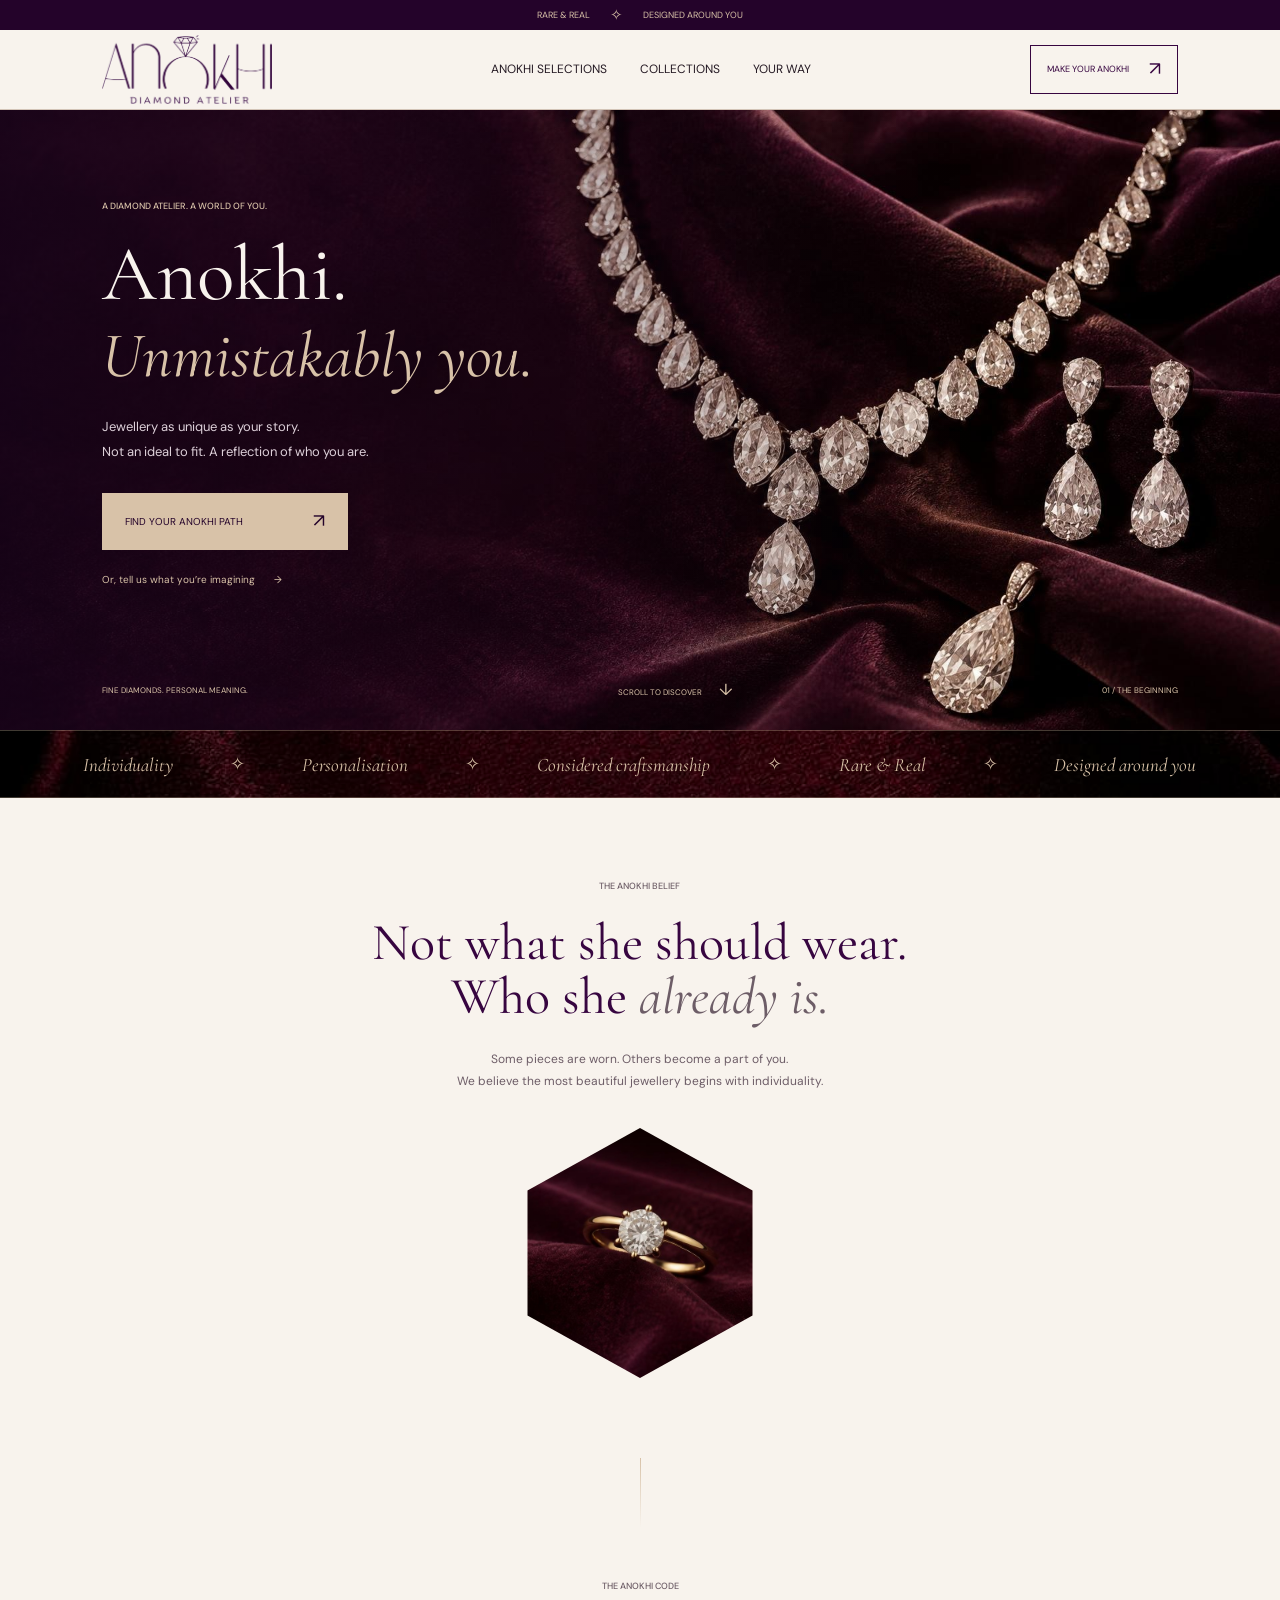
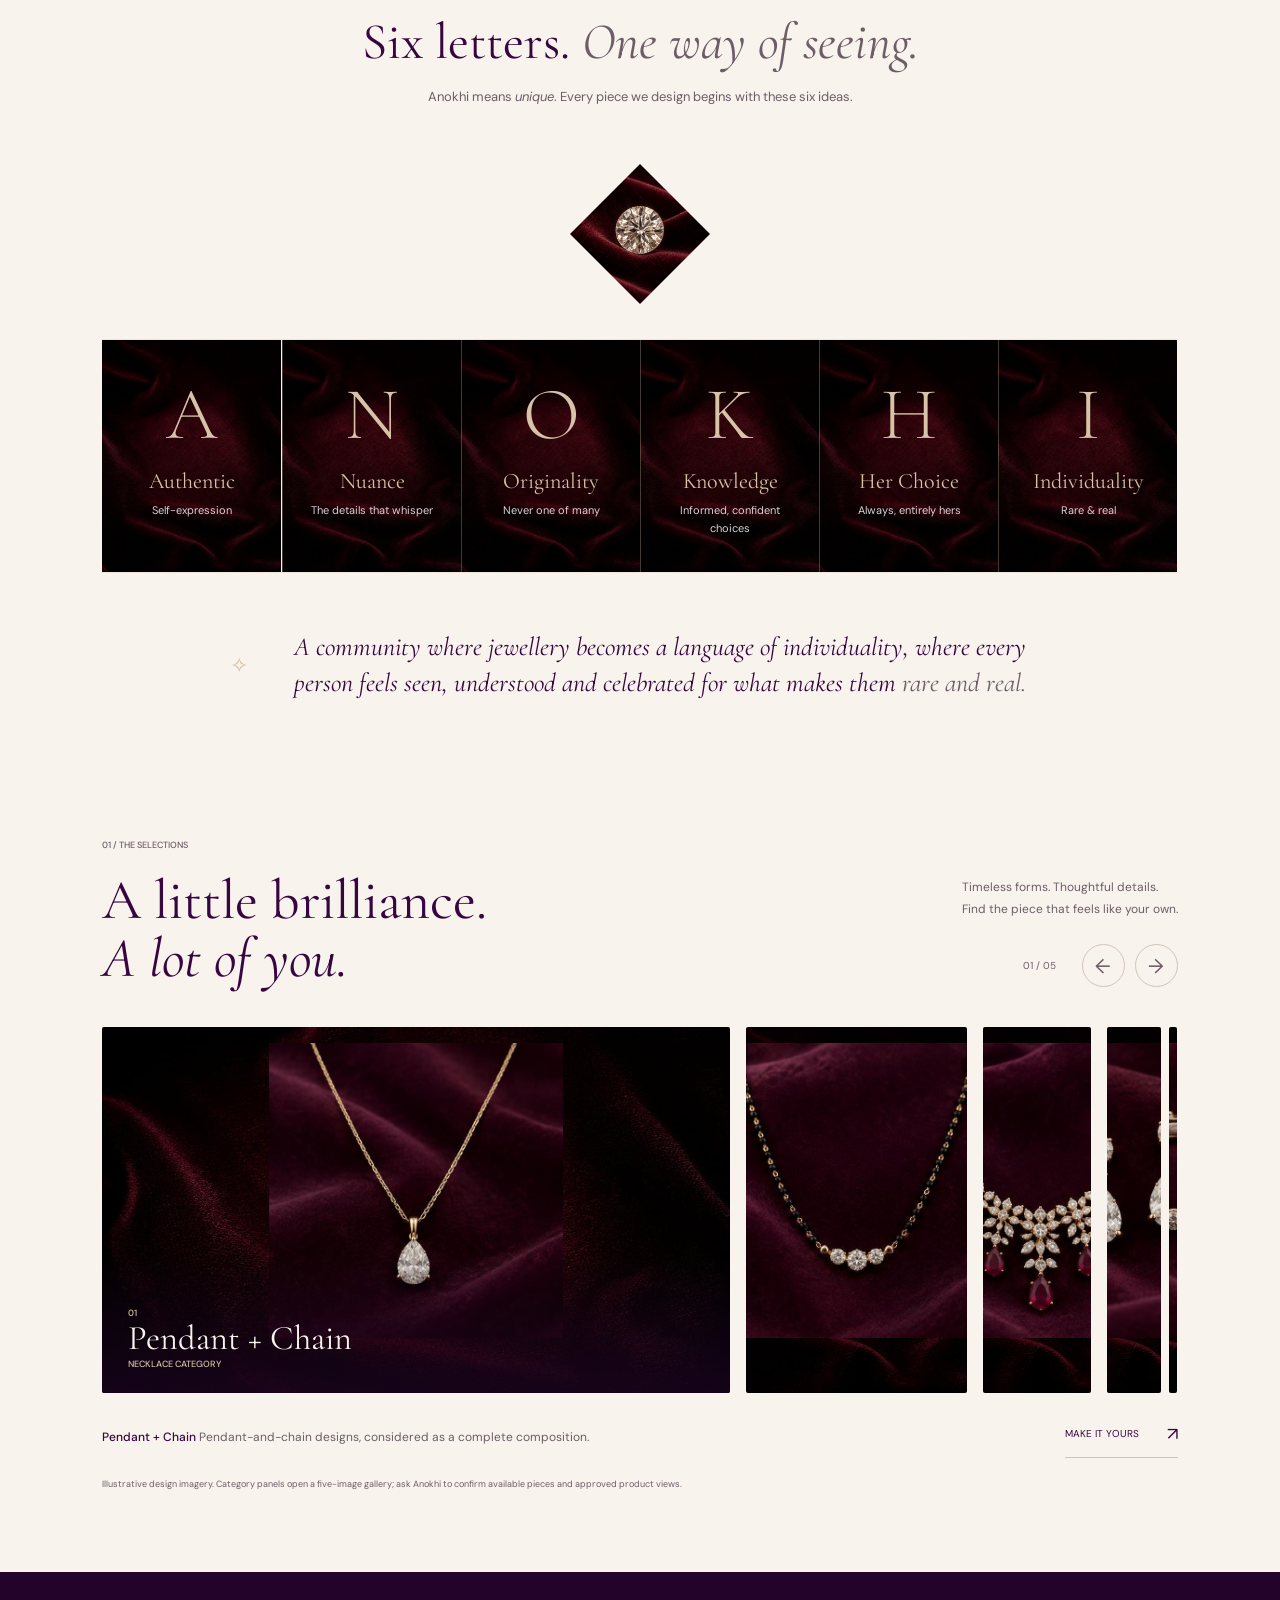
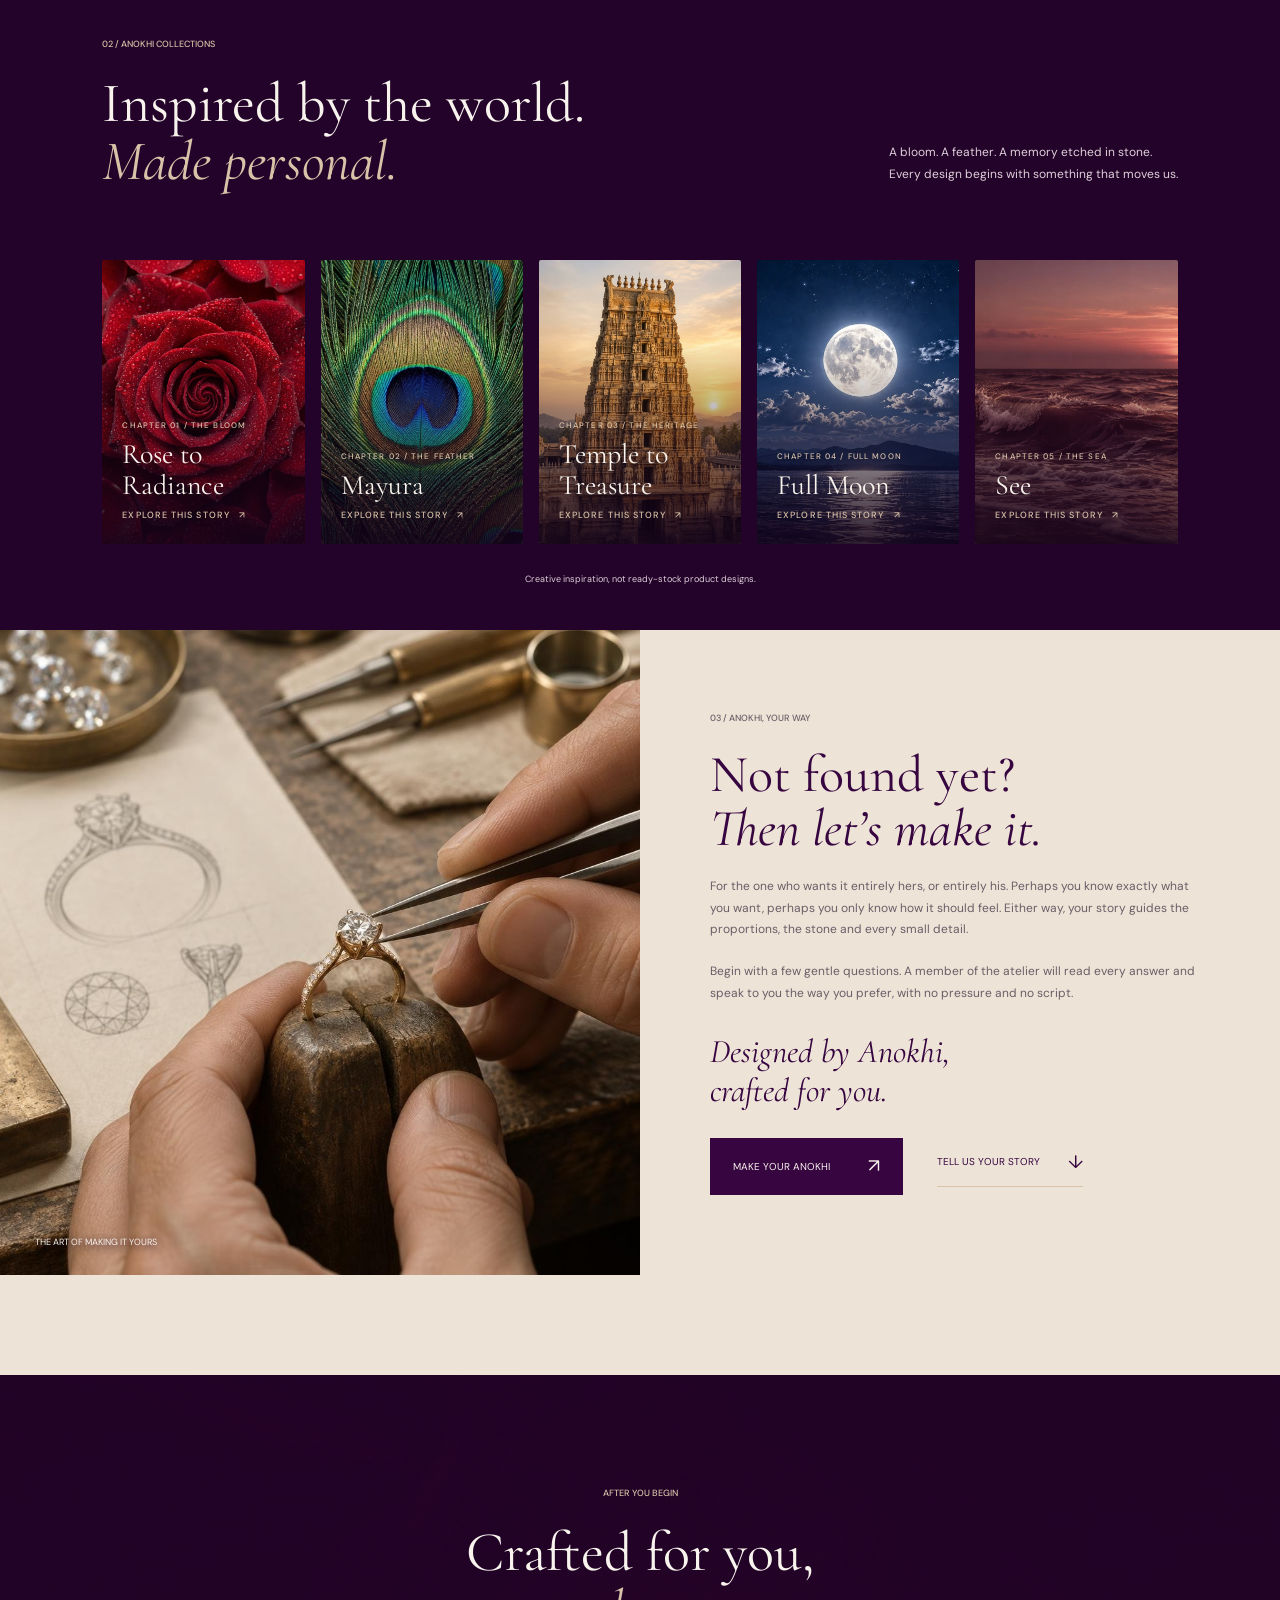
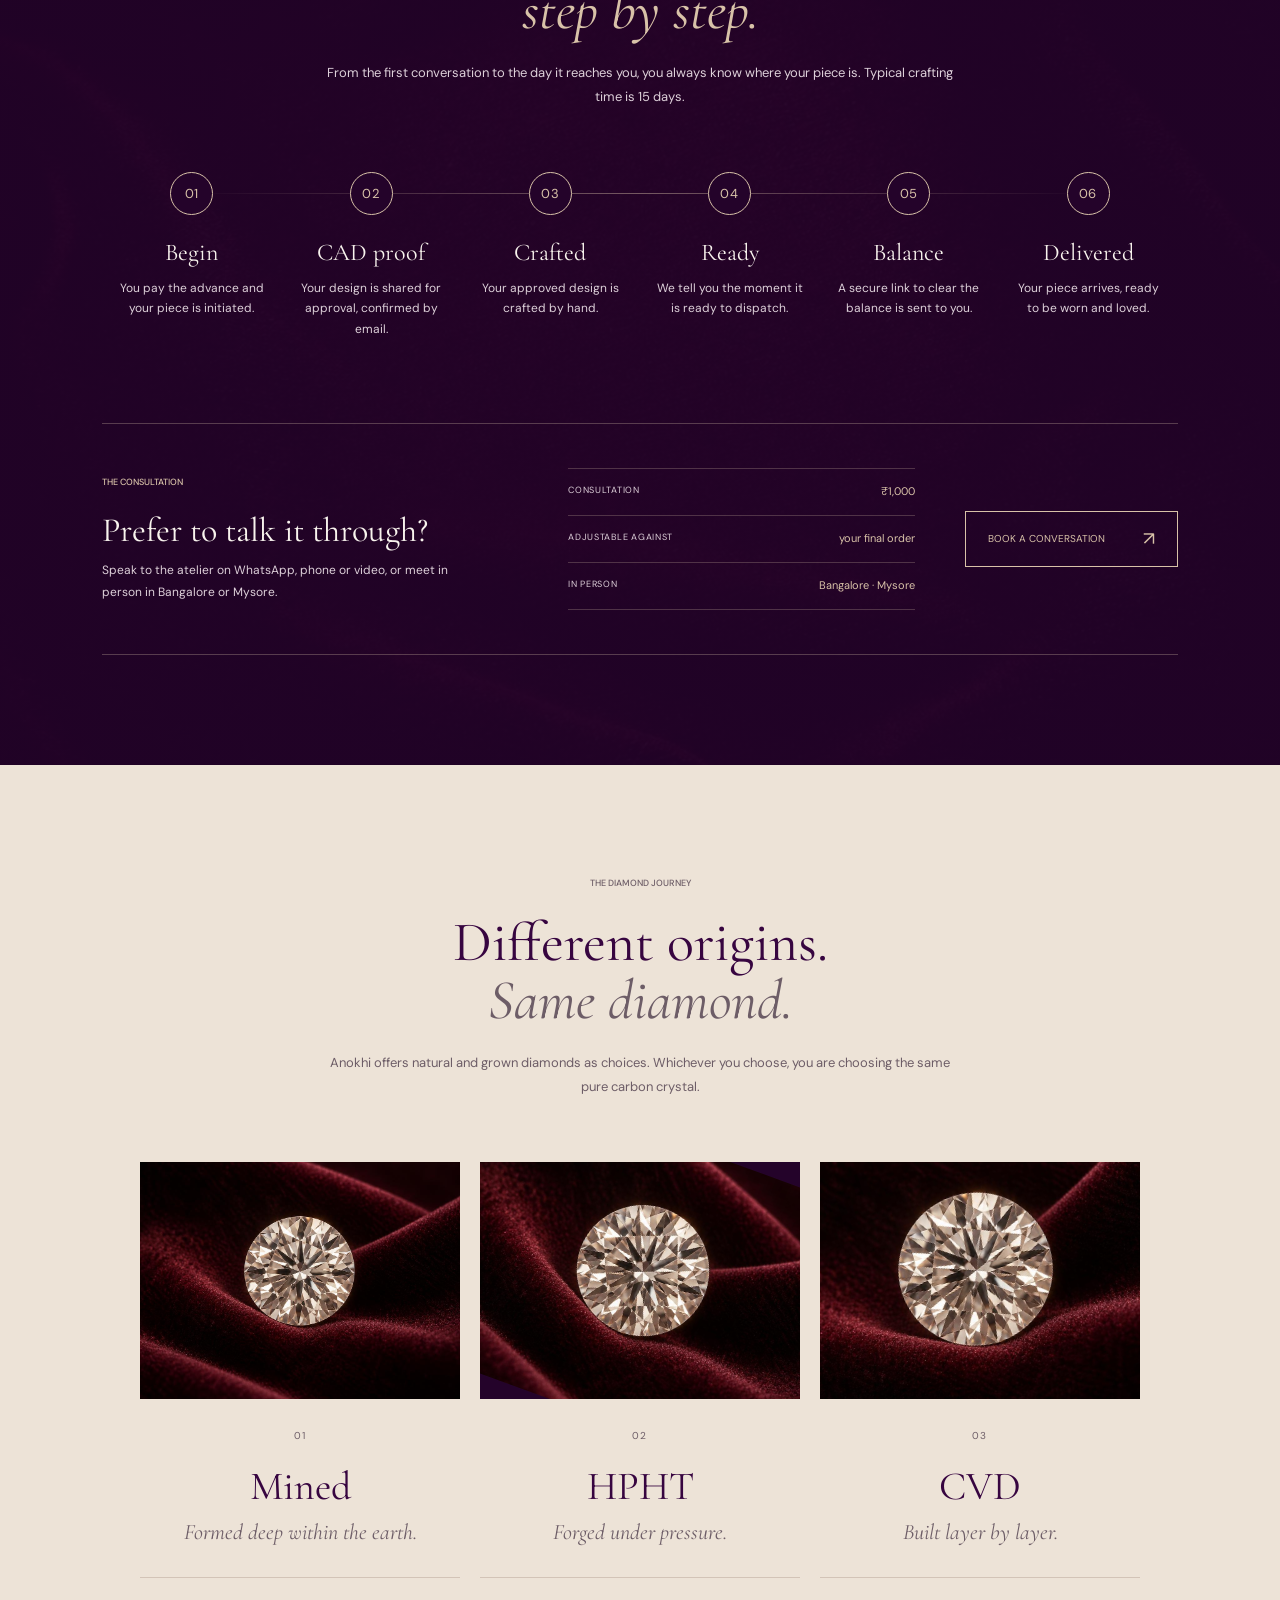
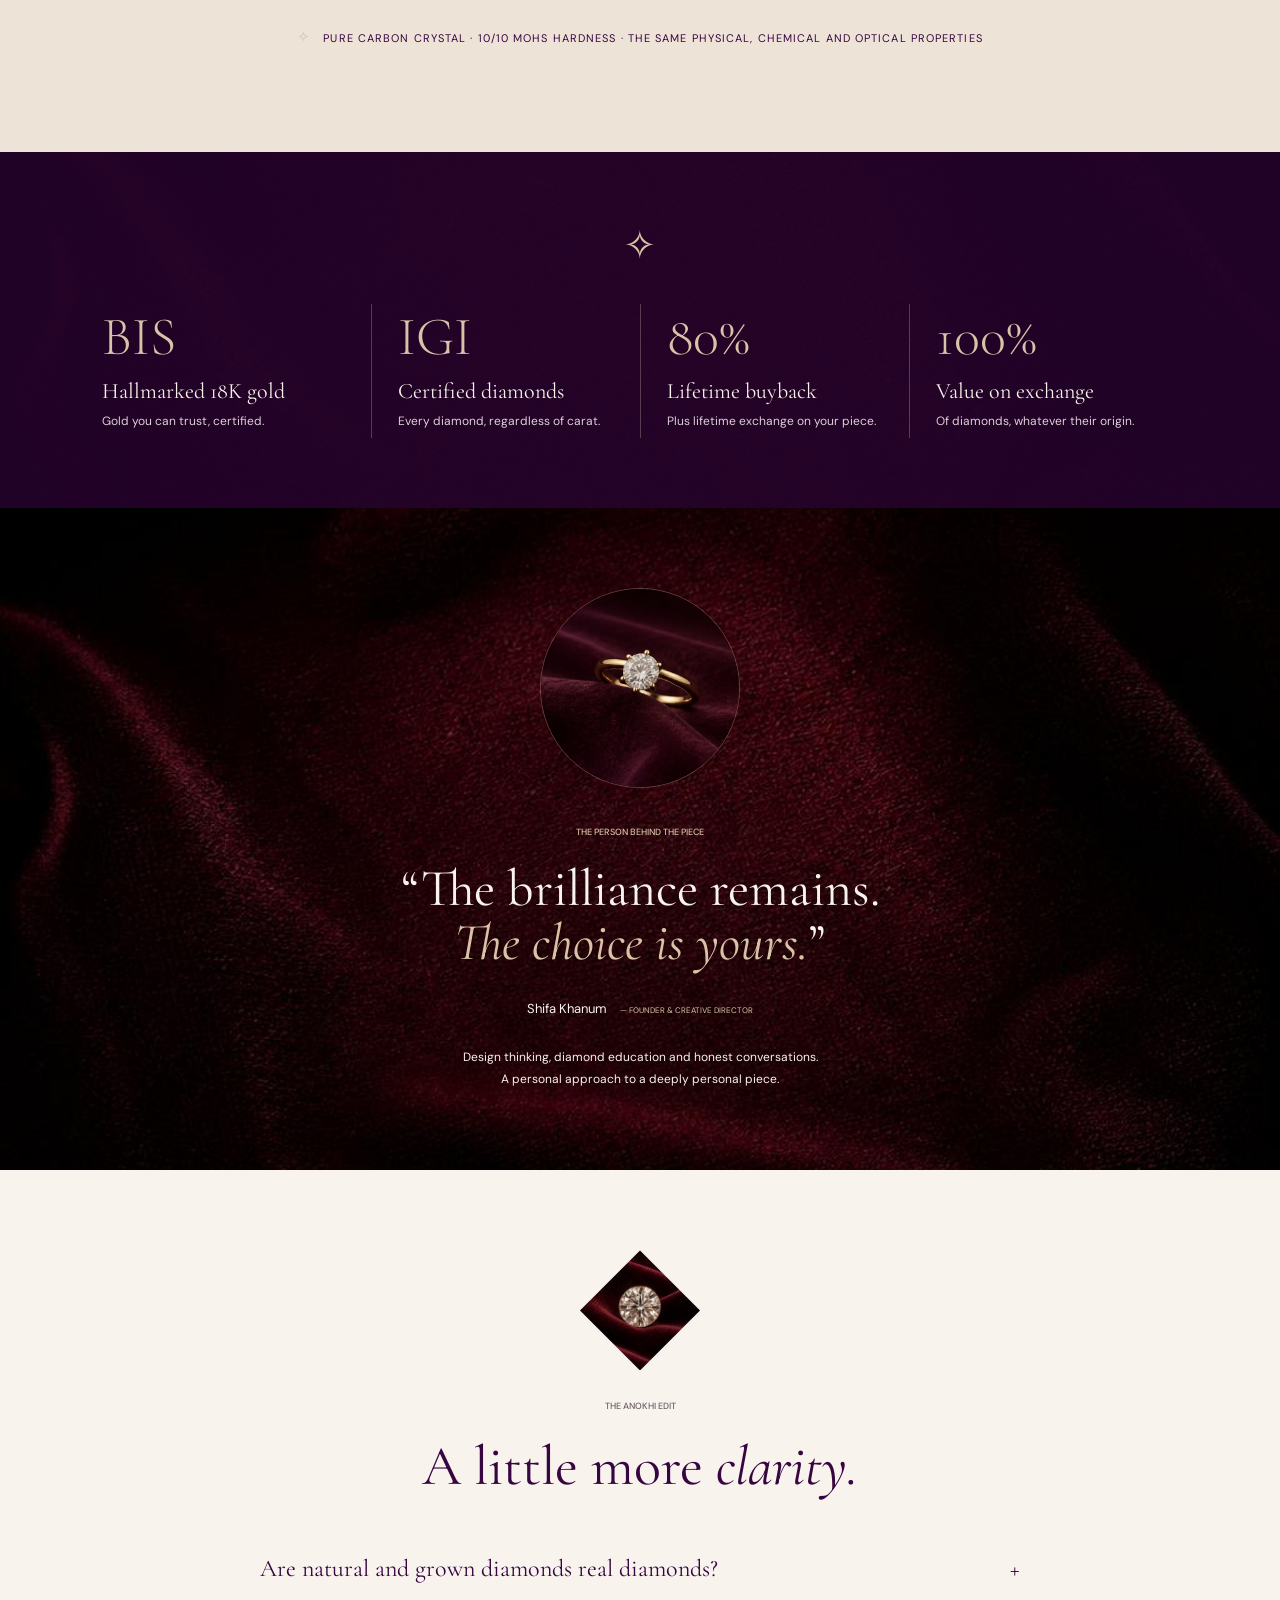
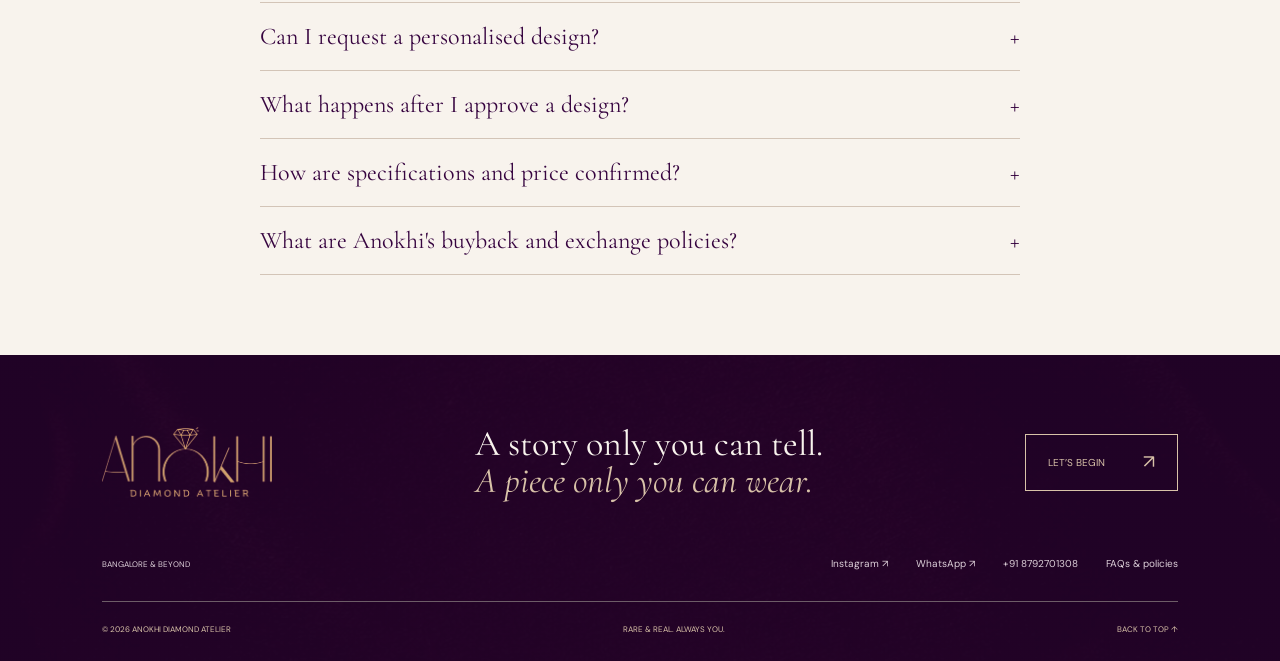
<file: index.html>
<!DOCTYPE html>
<html lang="en">
<head>
  <meta charset="utf-8"/>
  <meta content="width=device-width,initial-scale=1" name="viewport"/>
  <title>Anokhi Diamond Atelier | Bespoke Diamond Jewellery in Bangalore</title>
  <meta name="description" content="Explore personalised diamond jewellery, bespoke designs and custom engagement rings in Bangalore and beyond. Discover Anokhi Selections, story-led collections or make your Anokhi."/>
  <meta property="og:title" content="Jewellery as unique as your story | Anokhi Diamond Atelier"/>
  <meta property="og:description" content="A design-led diamond atelier for personal stories, thoughtful choices and jewellery crafted for you."/>
  <meta property="og:type" content="website"/>
  <meta name="twitter:card" content="summary_large_image"/>
  <meta name="theme-color" content="#24032a"/>
  <link rel="preconnect" href="https://fonts.googleapis.com"/>
  <link rel="preconnect" href="https://fonts.gstatic.com" crossorigin/>
  <link href="https://fonts.googleapis.com/css2?family=Cormorant+Garamond:ital,wght@0,400;0,500;0,600;1,400;1,500&amp;family=DM+Sans:wght@400;500;600&amp;display=swap" rel="stylesheet"/>
  <link href="assets/favicon.svg" rel="icon" type="image/svg+xml"/>
  <link href="styles.css" rel="stylesheet"/>
  <link href="squeeze-carousel.css" rel="stylesheet"/>
  <link href="journey.css" rel="stylesheet"/>
  <link href="simple-cards.css" rel="stylesheet"/>
  <link href="line-reveal.css" rel="stylesheet"/>
  <link href="home-extras.css" rel="stylesheet"/>
  <link href="premium-details.css" rel="stylesheet"/>
  <style>
    @media(max-width:700px){.enquiry-form .form-row{grid-template-columns:1fr}}
    .panel-title{white-space:normal;max-width:calc(100% - 48px);line-height:1.02}
    .selection-detail{min-height:70vh}
    .selection-detail h1{font:400 clamp(42px,6vw,72px)/1 var(--display);color:var(--plum);margin:22px 0}
    .selection-detail-copy{color:var(--muted);max-width:700px;margin-bottom:35px}
    .selection-gallery{display:flex;height:430px;gap:14px;overflow:hidden}
    .selection-gallery figure{display:flex;flex-direction:column;flex:1;min-width:0;margin:0;overflow:hidden;background:var(--beige);transition:flex .8s var(--ease)}
    .selection-gallery figure.active{flex:1.8}
    .selection-gallery-item{position:relative;display:block;flex:1;min-height:0;width:100%;height:100%;padding:0;border:0;background:var(--deep);text-align:left;overflow:hidden}
    .selection-gallery-item img{display:block;width:100%;height:100%;object-fit:cover;background:var(--deep);transition:transform 1s var(--ease)}
    .selection-gallery-item:hover img{transform:scale(1.045)}
    .selection-gallery figcaption{padding:10px 12px;color:var(--muted);font-size:9px;line-height:1.4;background:var(--beige)}
    .selection-detail .image-note{max-width:800px;margin:24px 0}
    .category-detail-actions{display:flex;gap:18px;align-items:center;flex-wrap:wrap;margin-top:28px}
    .story-image.far-next{transform:translate(42%,7%) rotate(18deg) scale(.72);z-index:1;opacity:.35}
    .story-image.far-previous{transform:translate(-42%,7%) rotate(-18deg) scale(.72);z-index:1;opacity:.35}
    .selection-detail-view .announcement,.selection-detail-view .header nav,.selection-detail-view .header .nav-cta,.selection-detail-view .header .menu-button,.selection-detail-view .footer{display:none!important}
    .selection-detail-view #main>:not(#selection-detail){display:none!important}
    .selection-detail-view .header{position:relative}
    @media(max-width:1000px){.selection-gallery{height:350px;gap:10px}}
    @media(max-width:700px){.selection-gallery{height:370px;gap:7px}.selection-gallery figure.active{flex:4}.selection-gallery figure:not(.active) figcaption{display:none}.selection-gallery figcaption{padding:8px;font-size:8px}.jewel-panel:not(.active) .panel-title{font-size:12px;white-space:nowrap;max-width:none}.story-image.far-next{transform:translate(43%,5%) rotate(16deg) scale(.68)}.story-image.far-previous{transform:translate(-43%,5%) rotate(-16deg) scale(.68)}}
  </style>
  <script defer src="script.js"></script>
  <script defer src="line-reveal.js"></script>
  <script type="application/ld+json">
    {
      "@context": "https://schema.org",
      "@type": "JewelryStore",
      "name": "Anokhi Diamond Atelier",
      "description": "Personalised diamond jewellery, bespoke design and thoughtful craftsmanship.",
      "areaServed": ["Bangalore", "India"],
      "telephone": "+91 8792701308",
      "sameAs": ["https://instagram.com/anokhi_diamond_atelier"]
    }
  </script>
<script>document.documentElement.classList.add('js')</script></head>
<body>
  <a class="skip-link" href="#main">Skip to content</a>
  <div class="announcement">RARE &amp; REAL <span>✧</span> DESIGNED AROUND YOU</div>
  <header class="header">
    <a aria-label="Anokhi Diamond Atelier home" class="wordmark" href="#home">
      <img alt="Anokhi Diamond Atelier" height="70" src="assets/logo-plum.png" width="170"/>
    </a>
    <nav aria-label="Main navigation" id="navigation">
      <a href="#selections">Anokhi Selections</a>
      <a href="#stories">Collections</a>
      <a href="#personalisation">Your Way</a>
    </nav>
    <a class="button button-outline nav-cta" href="#journey-form">Make Your Anokhi <span>↗</span></a>
    <button aria-controls="navigation" aria-expanded="false" aria-label="Open menu" class="icon-button menu-button">☰</button>
  </header>

  <main id="main">
    <section class="hero" id="home">
      <img alt="Diamond jewellery on rich plum velvet" class="hero-photo" fetchpriority="high" height="1024" src="assets/banner.jpg" width="1920"/>
      <div class="hero-content">
        <p class="eyebrow">A DIAMOND ATELIER. A WORLD OF YOU.</p>
        <h1>Anokhi.<br/><em>Unmistakably you.</em></h1>
        <p class="hero-description">Jewellery as unique as your story.<br/>Not an ideal to fit. A reflection of who you are.</p>
        <a class="button button-filled" href="#selections">Find your Anokhi path <span>↗</span></a>
        <a class="hero-secondary" href="#journey-form">Or, tell us what you’re imagining <span>→</span></a>
      </div>
      <div class="hero-bottom">
        <span>FINE DIAMONDS. PERSONAL MEANING.</span>
        <a href="#belief">SCROLL TO DISCOVER <span>↓</span></a>
        <span>01 / THE BEGINNING</span>
      </div>
    </section>

    <div class="values-band">
      <span>Individuality</span><i>✧</i><span>Personalisation</span><i>✧</i>
      <span>Considered craftsmanship</span><i>✧</i><span>Rare &amp; Real</span>
      <i>✧</i><span>Designed around you</span>
    </div>

    <section class="belief section" id="belief" data-line-reveal>
      <p class="eyebrow" data-lr style="--i:0">THE ANOKHI BELIEF</p>
      <h2><span class="belief-line" data-lr style="--i:1">Not what she should wear.</span><span class="belief-line" data-lr style="--i:2">Who she <em>already is.</em></span></h2>
      <p><span class="belief-line" data-lr style="--i:3">Some pieces are worn. Others become a part of you.</span><span class="belief-line" data-lr style="--i:4">We believe the most beautiful jewellery begins with individuality.</span></p>
      <span aria-hidden="true" class="small-diamond" data-lr style="--i:5">◇</span>
      <figure class="belief-jewel" data-lr style="--i:6"><img src="assets/selection-ring.jpg" width="634" height="634" alt="A solitaire diamond held in warm gold, on velvet" loading="lazy"/></figure>
    </section>

    <section class="anokhi-code" id="code" data-line-reveal aria-labelledby="code-title">
      <div class="code-head">
        <p class="eyebrow" data-lr style="--i:0">THE ANOKHI CODE</p>
        <h3 id="code-title" data-lr style="--i:1">Six letters. <em>One way of seeing.</em></h3>
        <p data-lr style="--i:2">Anokhi means <em>unique</em>. Every piece we design begins with these six ideas.</p>
      </div>
      <div class="code-facet" aria-hidden="true" data-lr style="--i:3"><img src="assets/diamond-study.jpg" width="1024" height="1024" alt="" loading="lazy"/></div>
      <ol class="code-grid">
        <li data-lr style="--i:4"><b>A</b><h4>Authentic</h4><span>Self-expression</span></li>
        <li data-lr style="--i:5"><b>N</b><h4>Nuance</h4><span>The details that whisper</span></li>
        <li data-lr style="--i:6"><b>O</b><h4>Originality</h4><span>Never one of many</span></li>
        <li data-lr style="--i:7"><b>K</b><h4>Knowledge</h4><span>Informed, confident choices</span></li>
        <li data-lr style="--i:8"><b>H</b><h4>Her Choice</h4><span>Always, entirely hers</span></li>
        <li data-lr style="--i:9"><b>I</b><h4>Individuality</h4><span>Rare &amp; real</span></li>
      </ol>
      <div class="code-vision" data-lr style="--i:11">
        <span aria-hidden="true">✧</span>
        <p>A community where jewellery becomes a language of individuality, where every person feels seen, understood and celebrated for what makes them <em>rare and real.</em></p>
      </div>
    </section>

    <section class="section selections" id="selections">
      <div class="section-heading reveal">
        <div><p class="eyebrow">01 / THE SELECTIONS</p><h2>A little brilliance.<br/><em>A lot of you.</em></h2></div>
        <div class="section-aside">
          <p>Timeless forms. Thoughtful details.<br/>Find the piece that feels like your own.</p>
          <div class="gallery-controls">
            <span id="selection-count">01 / 05</span>
            <button aria-label="Previous jewellery selection" class="icon-button" id="selection-prev">←</button>
            <button aria-label="Next jewellery selection" class="icon-button" id="selection-next">→</button>
          </div>
        </div>
      </div>
      <div class="reveal" id="selection-carousel" aria-label="Anokhi jewellery categories"></div>
      <div aria-hidden="true" class="squeeze-gallery" hidden></div>
      <div class="selection-description">
        <p aria-live="polite"><strong id="selection-title">Pendant + Chain</strong> <span id="selection-description">Pendant-and-chain designs, considered as a complete composition.</span></p>
        <a class="text-link" href="#journey-form" id="selection-enquiry">Make it yours <span>↗</span></a>
      </div>
      <p class="image-note">Illustrative design imagery. Category panels open a five-image gallery; ask Anokhi to confirm available pieces and approved product views.</p>
    </section>

    <section aria-labelledby="selection-detail-title" class="section selection-detail" hidden id="selection-detail">
      <a class="text-link" href="index.html#selections">← Back to Anokhi Selections</a>
      <p class="eyebrow" id="selection-detail-eyebrow">ANOKHI SELECTIONS / CATEGORY</p>
      <h1 id="selection-detail-title">Explore the collection</h1>
      <p class="selection-detail-copy" id="selection-detail-copy"></p>
      <div class="gallery-controls selection-gallery-controls">
        <span id="selection-image-count">01 / 05</span>
        <button aria-label="Previous category image" class="icon-button" id="selection-image-prev">←</button>
        <button aria-label="Next category image" class="icon-button" id="selection-image-next">→</button>
      </div>
      <div aria-label="Five illustrative category images" class="selection-gallery" id="selection-gallery"></div>
    </section>

    <section class="stories section" id="stories">
      <div class="story-intro reveal">
        <div><p class="eyebrow">02 / ANOKHI COLLECTIONS</p><h2>Inspired by the world.<br/><em>Made personal.</em></h2></div>
        <p>A bloom. A feather. A memory etched in stone.<br/>Every design begins with something that moves us.</p>
      </div>
      <div class="collection-cards reveal">
        <a aria-label="Read Rose to Radiance" class="collection-card" href="rose.html"><img alt="Crimson rose with velvet petals and dew drops" loading="lazy" src="assets/rose.jpg"/><span class="collection-card-text"><i>CHAPTER 01 / THE BLOOM</i><b>Rose to Radiance</b><em>Explore this story <u>↗</u></em></span></a>
        <a aria-label="Read Mayura" class="collection-card" href="mayura.html"><img alt="Emerald, teal and gold peacock feather" loading="lazy" src="assets/peacock.jpg"/><span class="collection-card-text"><i>CHAPTER 02 / THE FEATHER</i><b>Mayura</b><em>Explore this story <u>↗</u></em></span></a>
        <a aria-label="Read Temple to Treasure" class="collection-card" href="temple.html"><img alt="Intricately carved South Indian temple at sunrise" loading="lazy" src="assets/temple.jpg"/><span class="collection-card-text"><i>CHAPTER 03 / THE HERITAGE</i><b>Temple to Treasure</b><em>Explore this story <u>↗</u></em></span></a>
        <a aria-label="Read Full Moon" class="collection-card" href="moonlight.html"><img alt="A luminous full moon above moonlit clouds and a silver lake" loading="lazy" src="assets/moonlight-card.jpg"/><span class="collection-card-text"><i>CHAPTER 04 / FULL MOON</i><b>Full Moon</b><em>Explore this story <u>↗</u></em></span></a>
        <a aria-label="Read See" class="collection-card" href="see.html"><img alt="Rolling ocean waves in the Anokhi plum twilight palette" loading="lazy" src="assets/sea-waves.jpg"/><span class="collection-card-text"><i>CHAPTER 05 / THE SEA</i><b>See</b><em>Explore this story <u>↗</u></em></span></a>
      </div>
      <p class="image-note">Creative inspiration, not ready-stock product designs.</p>
    </section>

    <section class="journey" id="personalisation" aria-labelledby="journey-title">
      <div class="journey-intro">
        <div class="journey-photo reveal">
          <img alt="Jeweller setting a diamond by hand beside a ring design sketch" height="1024" loading="lazy" src="assets/craft.jpg" width="1024"/>
          <span>THE ART OF MAKING IT YOURS</span>
        </div>
        <div class="journey-copy reveal" id="craft">
          <p class="eyebrow">03 / ANOKHI, YOUR WAY</p>
          <h2 id="journey-title">Not found yet?<br/><em>Then let’s make it.</em></h2>
          <p>For the one who wants it entirely hers, or entirely his. Perhaps you know exactly what you want, perhaps you only know how it should feel. Either way, your story guides the proportions, the stone and every small detail.</p>
          <p>Begin with a few gentle questions. A member of the atelier will read every answer and speak to you the way you prefer, with no pressure and no script.</p>
          <div class="craft-signature">Designed by Anokhi,<br/>crafted for you.</div>
          <div class="journey-actions">
            <a class="button button-filled" href="#journey-form">Make Your Anokhi <span>↗</span></a>
            <a class="text-link" href="#journey-form">Tell Us Your Story <span>↓</span></a>
          </div>
        </div>
      </div>

      <div class="journey-modal" id="journey-modal" hidden>
        <div class="journey-modal-panel" role="dialog" aria-modal="true" aria-label="Make Your Anokhi" tabindex="-1">
          <button aria-label="Close" class="journey-close" id="journey-close" type="button">×</button>
          <form class="journey-form" id="journey-form" novalidate aria-label="Make Your Anokhi">
        <header class="jf-head">
          <p class="eyebrow">TELL US A LITTLE ABOUT WHAT YOU’RE IMAGINING…</p>
          <ol class="jf-progress" aria-hidden="true"><li class="on"></li><li></li><li></li><li></li></ol>
          <p class="jf-step-label" id="jf-step-label" aria-live="polite">Step 1 of 4</p>
        </header>

        <fieldset class="jf-step" data-step="1">
          <legend>What are you looking for?</legend>
          <p class="jf-hint">Choose whatever feels closest. There are no wrong answers.</p>
          <div class="jf-group"><p class="jf-q">Which category are you exploring?</p>
            <div class="chips" role="radiogroup">
              <label class="chip"><input type="radio" name="category" value="Ring"/><span>Ring</span></label>
              <label class="chip"><input type="radio" name="category" value="Earrings"/><span>Earrings</span></label>
              <label class="chip"><input type="radio" name="category" value="Necklace"/><span>Necklace</span></label>
              <label class="chip"><input type="radio" name="category" value="Pendant"/><span>Pendant</span></label>
              <label class="chip"><input type="radio" name="category" value="Bracelet"/><span>Bracelet</span></label>
              <label class="chip"><input type="radio" name="category" value="Bangle"/><span>Bangle</span></label>
              <label class="chip"><input type="radio" name="category" value="Mangalsutra"/><span>Mangalsutra</span></label>
              <label class="chip"><input type="radio" name="category" value="Other"/><span>Other</span></label>
            </div></div>
          <div class="jf-group"><p class="jf-q">What is the occasion?</p>
            <div class="chips" role="radiogroup">
              <label class="chip"><input type="radio" name="occasion" value="Self"/><span>Self</span></label>
              <label class="chip"><input type="radio" name="occasion" value="Engagement"/><span>Engagement</span></label>
              <label class="chip"><input type="radio" name="occasion" value="Wedding"/><span>Wedding</span></label>
              <label class="chip"><input type="radio" name="occasion" value="Anniversary"/><span>Anniversary</span></label>
              <label class="chip"><input type="radio" name="occasion" value="Birthday"/><span>Birthday</span></label>
              <label class="chip"><input type="radio" name="occasion" value="Gifting"/><span>Gifting</span></label>
              <label class="chip"><input type="radio" name="occasion" value="Milestone"/><span>Milestone</span></label>
              <label class="chip"><input type="radio" name="occasion" value="Just Because"/><span>Just Because</span></label>
              <label class="chip"><input type="radio" name="occasion" value="Other"/><span>Other</span></label>
            </div></div>
          <div class="jf-group"><p class="jf-q">What style speaks to you?</p>
            <div class="chips" role="radiogroup">
              <label class="chip"><input type="radio" name="style" value="Minimal"/><span>Minimal</span></label>
              <label class="chip"><input type="radio" name="style" value="Classic"/><span>Classic</span></label>
              <label class="chip"><input type="radio" name="style" value="Statement"/><span>Statement</span></label>
              <label class="chip"><input type="radio" name="style" value="Contemporary"/><span>Contemporary</span></label>
              <label class="chip"><input type="radio" name="style" value="Personalised"/><span>Personalised</span></label>
              <label class="chip"><input type="radio" name="style" value="Unsure"/><span>Unsure</span></label>
            </div></div>
        </fieldset>

        <fieldset class="jf-step" data-step="2">
          <legend>The stones, and the story</legend>
          <p class="jf-hint">Everything here is optional. Share only what you’d like to.</p>
          <div class="jf-group"><p class="jf-q">Diamond preference</p>
            <div class="chips" role="radiogroup">
              <label class="chip"><input type="radio" name="diamond" value="Natural"/><span>Natural</span></label>
              <label class="chip"><input type="radio" name="diamond" value="Grown"/><span>Grown</span></label>
              <label class="chip"><input type="radio" name="diamond" value="Open to guidance"/><span>Open to guidance</span></label>
            </div></div>
          <div class="jf-row">
            <label>Gemstone preference (optional)
              <select name="gemstone"><option value="">No preference yet</option><option>Ruby</option><option>Emerald</option><option>Sapphire</option><option>Amethyst</option><option>Citrine</option><option>Garnet</option><option>Peridot</option><option>Topaz</option><option>Aquamarine</option><option>Tourmaline</option><option>Tanzanite</option><option>Moonstone</option><option>Pearl</option><option>Coral</option><option>Opal</option><option>Turquoise</option><option>Lapis Lazuli</option><option>Spinel</option><option>Zircon</option><option>Other</option></select>
            </label>
            <label>Approximate budget (optional)
              <input maxlength="120" name="budget" placeholder="A range is enough, or ‘prefer to discuss’"/>
            </label>
          </div>
          <label>Tell us your story (optional)
            <textarea maxlength="1200" name="story" placeholder="A feeling, a first idea, a moment worth holding…" rows="4"></textarea>
          </label>
        </fieldset>

        <fieldset class="jf-step" data-step="3">
          <legend>When, and how shall we talk?</legend>
          <p class="jf-hint">So the atelier can plan your piece and reach you the way you like.</p>
          <label>When do you need it?
            <select name="timeline"><option>Flexible</option><option>As soon as possible</option><option>Within 1 month</option><option>1–3 months</option><option>3–6 months</option><option>More than 6 months</option></select>
          </label>
          <div class="jf-group"><p class="jf-q">How would you like to speak to us?</p>
            <div class="chips" role="radiogroup">
              <label class="chip"><input type="radio" name="consultation" value="WhatsApp" checked/><span>WhatsApp</span></label>
              <label class="chip"><input type="radio" name="consultation" value="Phone"/><span>Phone</span></label>
              <label class="chip"><input type="radio" name="consultation" value="Video"/><span>Video</span></label>
              <label class="chip"><input type="radio" name="consultation" value="In-person (Bangalore or Mysore)"/><span>In-person</span></label>
            </div></div>
        </fieldset>

        <fieldset class="jf-step" data-step="4">
          <legend>And where do we find you?</legend>
          <p class="jf-hint">Only so we can reply personally. Nothing is stored on this page.</p>
          <div class="jf-row">
            <label>Your name<input autocomplete="name" maxlength="100" name="name" placeholder="Your name" required/></label>
            <label>Phone / WhatsApp<input autocomplete="tel" maxlength="30" name="phone" placeholder="+91" required type="tel"/></label>
          </div>
          <label>Email (optional)<input autocomplete="email" maxlength="200" name="email" placeholder="you@example.com" type="email"/></label>
          <label>Anything else we should know? (optional)
            <textarea maxlength="1200" name="extra" placeholder="Personal context, preferences, questions…" rows="3"></textarea>
          </label>
        </fieldset>

        <div class="jf-nav">
          <button class="button button-outline" id="jf-back" type="button" hidden>← Back</button>
          <button class="button button-filled" id="jf-next" type="button">Continue <span>→</span></button>
          <button class="button button-filled" id="jf-submit" type="submit" hidden>Make Your Anokhi <span>↗</span></button>
        </div>
        <p class="form-note">Your answers are placed in a WhatsApp message for you to review and send. In-person consultations are available in Bangalore and Mysore.</p>
        <p id="form-status" role="status"></p>
        <a class="text-link" hidden id="send-enquiry" rel="noopener" target="_blank">Open your enquiry in WhatsApp ↗</a>
      </form>
        </div>
      </div>
    </section>

                <section class="atelier-process" id="process" aria-labelledby="process-title">
      <div class="process-head reveal">
        <p class="eyebrow">AFTER YOU BEGIN</p>
        <h2 id="process-title">Crafted for you,<br/><em>step by step.</em></h2>
        <p>From the first conversation to the day it reaches you, you always know where your piece is. Typical crafting time is 15 days.</p>
      </div>
      <ol class="process-steps">
        <li class="reveal"><b>01</b><h4>Begin</h4><p>You pay the advance and your piece is initiated.</p></li>
        <li class="reveal"><b>02</b><h4>CAD proof</h4><p>Your design is shared for approval, confirmed by email.</p></li>
        <li class="reveal"><b>03</b><h4>Crafted</h4><p>Your approved design is crafted by hand.</p></li>
        <li class="reveal"><b>04</b><h4>Ready</h4><p>We tell you the moment it is ready to dispatch.</p></li>
        <li class="reveal"><b>05</b><h4>Balance</h4><p>A secure link to clear the balance is sent to you.</p></li>
        <li class="reveal"><b>06</b><h4>Delivered</h4><p>Your piece arrives, ready to be worn and loved.</p></li>
      </ol>
      <div class="consult-card reveal">
        <div>
          <p class="eyebrow">THE CONSULTATION</p>
          <h3>Prefer to talk it through?</h3>
          <p>Speak to the atelier on WhatsApp, phone or video, or meet in person in Bangalore or Mysore.</p>
        </div>
        <ul>
          <li><span>Consultation</span><b>₹1,000</b></li>
          <li><span>Adjustable against</span><b>your final order</b></li>
          <li><span>In person</span><b>Bangalore · Mysore</b></li>
        </ul>
        <a class="button button-outline" href="#journey-form">Book a conversation <span>↗</span></a>
      </div>
    </section>

    <section class="diamond-origins-section" id="diamonds" aria-labelledby="origins-title">
      <div class="origins-head reveal">
        <p class="eyebrow">THE DIAMOND JOURNEY</p>
        <h2 id="origins-title">Different origins.<br/><em>Same diamond.</em></h2>
        <p>Anokhi offers natural and grown diamonds as choices. Whichever you choose, you are choosing the same pure carbon crystal.</p>
      </div>
      <div class="origins-grid">
        <article class="reveal"><div class="origin-jewel"><img src="assets/diamond-study.jpg" width="1024" height="1024" alt="Brilliant-cut diamond on burgundy velvet" loading="lazy"/></div><span>01</span><h4>Mined</h4><p>Formed deep within the earth.</p></article>
        <article class="reveal"><div class="origin-jewel"><img src="assets/diamond-study.jpg" width="1024" height="1024" alt="Brilliant-cut diamond on burgundy velvet" loading="lazy"/></div><span>02</span><h4>HPHT</h4><p>Forged under pressure.</p></article>
        <article class="reveal"><div class="origin-jewel"><img src="assets/diamond-study.jpg" width="1024" height="1024" alt="Brilliant-cut diamond on burgundy velvet" loading="lazy"/></div><span>03</span><h4>CVD</h4><p>Built layer by layer.</p></article>
      </div>
      <p class="origins-common reveal"><i>✧</i> Pure carbon crystal · 10/10 Mohs hardness · The same physical, chemical and optical properties</p>
    </section>

    <section class="trust-band" id="trust" aria-label="Certification and policies">
      <div class="trust-seal" aria-hidden="true">✧</div>
      <div class="trust-grid">
        <div class="reveal"><b>BIS</b><h4>Hallmarked 18K gold</h4><p>Gold you can trust, certified.</p></div>
        <div class="reveal"><b>IGI</b><h4>Certified diamonds</h4><p>Every diamond, regardless of carat.</p></div>
        <div class="reveal"><b>80%</b><h4>Lifetime buyback</h4><p>Plus lifetime exchange on your piece.</p></div>
        <div class="reveal"><b>100%</b><h4>Value on exchange</h4><p>Of diamonds, whatever their origin.</p></div>
      </div>
    </section>

<section class="section founder reveal" id="founder">
      <div class="founder-jewel"><img src="assets/selection-ring.jpg" width="634" height="634" alt="A personal expression in gold and diamond" loading="lazy"/></div>
      <p class="eyebrow">THE PERSON BEHIND THE PIECE</p>
      <h2>“The brilliance remains.<br/><em>The choice is yours.</em>”</h2>
      <p>Shifa Khanum <span>— FOUNDER &amp; CREATIVE DIRECTOR</span></p>
      <p class="founder-description">Design thinking, diamond education and honest conversations.<br/>A personal approach to a deeply personal piece.</p>
    </section>

    

    <section class="section faq reveal" id="faq">
      <div class="clarity-jewel" aria-hidden="true"><img src="assets/diamond-study.jpg" width="1024" height="1024" alt="" loading="lazy"/></div>
      <p class="eyebrow">THE ANOKHI EDIT</p>
      <h2>A little more <em>clarity.</em></h2>
      <div class="faq-list">
        <details><summary>Are natural and grown diamonds real diamonds?<span>+</span></summary><p>Yes. Both share the defining physical, chemical and optical properties of diamond. Their origins differ, and individual grading and certification remain important.</p></details>
        <details><summary>Can I request a personalised design?<span>+</span></summary><p>Yes. Start with the guided form above. Share your category, occasion, style, diamond preference, approximate budget and timeline, and the atelier can help shape a design direction around your story.</p></details>
        <details><summary>What happens after I approve a design?<span>+</span></summary><p>Anokhi shares the CAD or design proof for your approval and confirms approval by email. Your piece is then crafted for you, typically in 15 days. You receive a ready-to-dispatch update and a secure balance-payment link before delivery.</p></details>
        <details><summary>How are specifications and price confirmed?<span>+</span></summary><p>Ask for a current quote before you decide. It should confirm the product specifications, key price components, any applicable discount and tax, and the final amount. The website's design imagery is illustrative.</p></details>
        <details><summary>What are Anokhi's buyback and exchange policies?<span>+</span></summary><p>Anokhi offers lifetime buyback at 80% value and 100% value on exchange of diamonds, irrespective of diamond type, as per brand policy. Ask the atelier to confirm the terms for your piece.</p></details>
      </div>
    </section>
  </main>

  <footer class="footer">
    <div class="footer-top">
      <a aria-label="Anokhi Diamond Atelier home" class="wordmark" href="#home"><img alt="Anokhi Diamond Atelier" height="70" src="assets/logo-gold.png" width="170"/></a>
      <h2>A story only you can tell.<br/><em>A piece only you can wear.</em></h2>
      <a class="button button-outline" href="#journey-form">Let’s begin <span>↗</span></a>
    </div>
    <div class="footer-links">
      <span>BANGALORE &amp; BEYOND</span>
      <a href="https://instagram.com/anokhi_diamond_atelier" rel="noopener" target="_blank">Instagram ↗</a>
      <a href="https://wa.me/918792701308" rel="noopener" target="_blank">WhatsApp ↗</a>
      <a href="tel:+918792701308">+91 8792701308</a>
      <a href="#faq">FAQs &amp; policies</a>
    </div>
    <div class="footer-bottom">
      <span>© 2026 ANOKHI DIAMOND ATELIER</span><span>RARE &amp; REAL. ALWAYS YOU.</span><a href="#home">BACK TO TOP ↑</a>
    </div>
  </footer>
  <script src="squeeze-carousel.js"></script>
  <script>
    const categoryPicture = (src, alt, caption) => ({src, alt, caption});
    const categoryGalleries = {"pendant-chain": {"title": "Pendant + Chain", "description": "Pendant-and-chain compositions with a considered balance of proportion and light.", "images": [{"src": "assets/design-pendant-chain-1.jpg", "hover": "assets/design-pendant-chain-1-b.jpg", "alt": "Solitaire Charm — Pendant + Chain", "caption": "Solitaire Charm", "price": "28,500"}, {"src": "assets/design-pendant-chain-2.jpg", "hover": "assets/design-pendant-chain-2-b.jpg", "alt": "Floral Cluster — Pendant + Chain", "caption": "Floral Cluster", "price": "34,900"}, {"src": "assets/design-pendant-chain-3.jpg", "hover": "assets/design-pendant-chain-3-b.jpg", "alt": "Emerald Drop — Pendant + Chain", "caption": "Emerald Drop", "price": "46,500"}, {"src": "assets/design-pendant-chain-4.jpg", "hover": "assets/design-pendant-chain-4-b.jpg", "alt": "Infinity — Pendant + Chain", "caption": "Infinity", "price": "39,900"}, {"src": "assets/design-pendant-chain-5.jpg", "hover": "assets/design-pendant-chain-5-b.jpg", "alt": "Halo Pendant — Pendant + Chain", "caption": "Halo Pendant", "price": "42,500"}]}, "minimal-necklace": {"title": "Minimal Necklace / Mangalsutra", "description": "Minimal necklaces and mangalsutra designs, with the details kept personal.", "images": [{"src": "assets/design-minimal-necklace-1.jpg", "hover": "assets/design-minimal-necklace-1-b.jpg", "alt": "Classic Solitaire — Minimal Necklace / Mangalsutra", "caption": "Classic Solitaire", "price": "32,500"}, {"src": "assets/design-minimal-necklace-2.jpg", "hover": "assets/design-minimal-necklace-2-b.jpg", "alt": "Floral Motif — Minimal Necklace / Mangalsutra", "caption": "Floral Motif", "price": "38,500"}, {"src": "assets/design-minimal-necklace-3.jpg", "hover": "assets/design-minimal-necklace-3-b.jpg", "alt": "Infinity Design — Minimal Necklace / Mangalsutra", "caption": "Infinity Design", "price": "41,500"}, {"src": "assets/design-minimal-necklace-4.jpg", "hover": "assets/design-minimal-necklace-4-b.jpg", "alt": "Geometric Pendant — Minimal Necklace / Mangalsutra", "caption": "Geometric Pendant", "price": "44,900"}, {"src": "assets/design-minimal-necklace-5.jpg", "hover": "assets/design-minimal-necklace-5-b.jpg", "alt": "Modern V Design — Minimal Necklace / Mangalsutra", "caption": "Modern V Design", "price": "36,500"}]}, "heavier-necklace": {"title": "Heavier Necklace", "description": "Statement necklaces, composed around symmetry, stone and sculptural detail.", "images": [{"src": "assets/design-heavier-necklace-1.jpg", "hover": "assets/design-heavier-necklace-1-b.jpg", "alt": "Emerald Floral Choker — Heavier Necklace", "caption": "Emerald Floral Choker", "price": "2,85,000"}, {"src": "assets/design-heavier-necklace-2.jpg", "hover": "assets/design-heavier-necklace-2-b.jpg", "alt": "Ruby Heritage — Heavier Necklace", "caption": "Ruby Heritage", "price": "3,45,000"}, {"src": "assets/design-heavier-necklace-3.jpg", "hover": "assets/design-heavier-necklace-3-b.jpg", "alt": "Temple Inspired — Heavier Necklace", "caption": "Temple Inspired", "price": "3,15,000"}, {"src": "assets/design-heavier-necklace-4.jpg", "hover": "assets/design-heavier-necklace-4-b.jpg", "alt": "Pearl Layered Choker — Heavier Necklace", "caption": "Pearl Layered Choker", "price": "2,65,000"}, {"src": "assets/design-heavier-necklace-5.jpg", "hover": "assets/design-heavier-necklace-5-b.jpg", "alt": "Leaf Statement — Heavier Necklace", "caption": "Leaf Statement", "price": "2,25,000"}]}, "earrings": {"title": "Studs & / or Earrings", "description": "Studs and drop earrings, with beautiful balance and light in movement.", "images": [{"src": "assets/design-earrings-1.jpg", "hover": "assets/design-earrings-1-b.jpg", "alt": "Solitaire Studs — Studs & / or Earrings", "caption": "Solitaire Studs", "price": "24,500"}, {"src": "assets/design-earrings-2.jpg", "hover": "assets/design-earrings-2-b.jpg", "alt": "Floral Studs — Studs & / or Earrings", "caption": "Floral Studs", "price": "29,900"}, {"src": "assets/design-earrings-3.jpg", "hover": "assets/design-earrings-3-b.jpg", "alt": "Emerald Drops — Studs & / or Earrings", "caption": "Emerald Drops", "price": "62,500"}, {"src": "assets/design-earrings-4.jpg", "hover": "assets/design-earrings-4-b.jpg", "alt": "Pearl Jhumkas — Studs & / or Earrings", "caption": "Pearl Jhumkas", "price": "54,900"}, {"src": "assets/design-earrings-5.jpg", "hover": "assets/design-earrings-5-b.jpg", "alt": "Leaf Drops — Studs & / or Earrings", "caption": "Leaf Drops", "price": "38,500"}]}, "bracelet": {"title": "Bracelet", "description": "Bracelet silhouettes, with the setting and every small detail in focus.", "images": [{"src": "assets/design-bracelet-1.jpg", "hover": "assets/design-bracelet-1-b.jpg", "alt": "Solitaire Chain — Bracelet", "caption": "Solitaire Chain", "price": "34,500"}, {"src": "assets/design-bracelet-2.jpg", "hover": "assets/design-bracelet-2-b.jpg", "alt": "Tennis Bracelet — Bracelet", "caption": "Tennis Bracelet", "price": "78,500"}, {"src": "assets/design-bracelet-3.jpg", "hover": "assets/design-bracelet-3-b.jpg", "alt": "Emerald Line — Bracelet", "caption": "Emerald Line", "price": "96,500"}, {"src": "assets/design-bracelet-4.jpg", "hover": "assets/design-bracelet-4-b.jpg", "alt": "Infinity Bracelet — Bracelet", "caption": "Infinity Bracelet", "price": "41,900"}, {"src": "assets/design-bracelet-5.jpg", "hover": "assets/design-bracelet-5-b.jpg", "alt": "Floral Bracelet — Bracelet", "caption": "Floral Bracelet", "price": "49,500"}]}};

    const selectionOrder = ['pendant-chain','minimal-necklace','heavier-necklace','earrings','bracelet'];

    function categoryIllustration(kind, view) {
      const artwork = {
        ring: [
          '<path d="M300 690 C350 950 650 950 700 690" fill="none" stroke="#D8C2A8" stroke-width="48"/><path d="M300 690 C350 950 650 950 700 690" fill="none" stroke="#F8F3ED" stroke-width="9"/><path d="M500 375 L585 510 L500 600 L415 510 Z" fill="#C8A5AE" stroke="#D8C2A8" stroke-width="12"/>',
          '<path d="M270 700 C330 930 670 930 730 700" fill="none" stroke="#D8C2A8" stroke-width="34"/><path d="M500 400 L610 520 L500 625 L390 520 Z" fill="#EDE3D7" stroke="#D8C2A8" stroke-width="13"/><circle cx="500" cy="520" r="34" fill="#C8A5AE"/>'
        ],
        necklace: [
          '<path d="M245 330 C260 760 740 760 755 330" fill="none" stroke="#D8C2A8" stroke-width="18"/><path d="M430 650 L500 735 L570 650 L500 565 Z" fill="#C8A5AE" stroke="#D8C2A8" stroke-width="10"/><circle cx="500" cy="650" r="22" fill="#F8F3ED"/>',
          '<path d="M230 300 C270 810 730 810 770 300" fill="none" stroke="#D8C2A8" stroke-width="12"/><circle cx="500" cy="730" r="62" fill="none" stroke="#C8A5AE" stroke-width="14"/><path d="M500 625 L540 700 L500 765 L460 700 Z" fill="#D8C2A8"/>'
        ],
        bracelet: [
          '<ellipse cx="500" cy="600" rx="290" ry="170" fill="none" stroke="#D8C2A8" stroke-width="36" transform="rotate(-15 500 600)"/><ellipse cx="500" cy="600" rx="245" ry="128" fill="none" stroke="#F8F3ED" stroke-width="6" transform="rotate(-15 500 600)"/><path d="M480 370 L520 370 L550 420 L500 465 L450 420 Z" fill="#C8A5AE" stroke="#D8C2A8" stroke-width="10"/>',
          '<path d="M180 660 C330 510 670 510 820 660" fill="none" stroke="#D8C2A8" stroke-width="30" stroke-linecap="round"/><path d="M180 715 C330 565 670 565 820 715" fill="none" stroke="#F8F3ED" stroke-width="8" stroke-linecap="round"/><circle cx="320" cy="585" r="27" fill="#C8A5AE" stroke="#D8C2A8" stroke-width="8"/><circle cx="500" cy="550" r="38" fill="#EDE3D7" stroke="#D8C2A8" stroke-width="10"/><circle cx="680" cy="585" r="27" fill="#C8A5AE" stroke="#D8C2A8" stroke-width="8"/>'
        ]
      };
      const shape = (artwork[kind] || artwork.bracelet)[view % 2];
      const label = kind === 'bracelet' ? 'BRACELET DESIGN STUDY' : kind === 'ring' ? 'RING DESIGN STUDY' : 'NECKLACE DESIGN STUDY';
      const svg = `<svg xmlns="http://www.w3.org/2000/svg" viewBox="0 0 1000 1200"><defs><linearGradient id="bg" x2="0" y2="1"><stop stop-color="#370540"/><stop offset="1" stop-color="#24032A"/></linearGradient></defs><rect width="1000" height="1200" fill="url(#bg)"/><circle cx="500" cy="600" r="380" fill="none" stroke="#ffffff" stroke-opacity=".07"/><circle cx="500" cy="600" r="300" fill="none" stroke="#ffffff" stroke-opacity=".05"/>${shape}<text x="500" y="1035" text-anchor="middle" fill="#D8C2A8" font-family="Georgia,serif" font-size="31" letter-spacing="4">${label}</text><text x="500" y="1080" text-anchor="middle" fill="#F8F3ED" font-family="Arial,sans-serif" font-size="17" letter-spacing="2">ILLUSTRATIVE · NOT APPROVED CAD</text></svg>`;
      return `data:image/svg+xml;charset=utf-8,${encodeURIComponent(svg)}`;
    }

    // Selections: squeeze carousel
    const selectionMeta = [
      {slug:'pendant-chain',number:'01',category:'NECKLACE CATEGORY',form:'Pendant',image:'assets/selection-pendant.jpg',imageAlt:'Pear-shaped diamond pendant and gold chain on burgundy velvet',summary:'Pendant-and-chain designs, considered as a complete composition.'},
      {slug:'minimal-necklace',number:'02',category:'MINIMAL / MANGALSUTRA',form:'Mangalsutra',image:'assets/selection-minimal.jpg',imageAlt:'Minimal pendant and fine chain against Anokhi plum velvet',summary:'Minimal necklace and mangalsutra designs with personal details.'},
      {slug:'heavier-necklace',number:'03',category:'STATEMENT NECKLACE',form:'Necklace',image:'assets/selection-statement.jpg',imageAlt:'Statement gold and diamond necklace with ruby droplets on velvet',summary:'Heavier necklace silhouettes, symmetry and stone detail.'},
      {slug:'earrings',number:'04',category:'STUDS / EARRINGS',form:'Earrings',image:'assets/selection-earrings.jpg',imageAlt:'Diamond studs and drop earrings on plum velvet',summary:'Studs and earrings, with the form and setting in focus.'},
      {slug:'bracelet',number:'05',category:'BRACELET',form:'Bracelet',image:'assets/selection-bracelet.jpg',imageAlt:'Diamond tennis bracelet on burgundy velvet',summary:'Bracelet forms, silhouettes and detail.'}
    ].map(item => ({...item,title:categoryGalleries[item.slug].title}));
    let activeSelection = 0;
    const selectionCarousel = createSqueezeCarousel(document.querySelector('#selection-carousel'), {
      slides: selectionMeta,
      label: 'Anokhi jewellery categories',
      onIndexChange(index) {
        activeSelection = index;
        document.querySelector('#selection-count').textContent = `${String(index + 1).padStart(2,'0')} / 05`;
        document.querySelector('#selection-title').textContent = selectionMeta[index].title;
        document.querySelector('#selection-description').textContent = selectionMeta[index].summary;
      },
      onOpen(index) { window.open(`index.html?category=${selectionMeta[index].slug}`,'_blank','noopener,noreferrer'); }
    });
    document.querySelector('#selection-prev').addEventListener('click',event => { event.stopImmediatePropagation(); selectionCarousel.prev(); });
    document.querySelector('#selection-next').addEventListener('click',event => { event.stopImmediatePropagation(); selectionCarousel.next(); });
    document.querySelector('#selection-enquiry').addEventListener('click',event => {
      event.stopImmediatePropagation();
      const chip = document.querySelector(`#journey-form [name="category"][value="${selectionMeta[activeSelection].form}"]`);
      if (chip) chip.checked = true;
    });

    // Journey 3: conversational, stepped form
    (function () {
      const form = document.querySelector('#journey-form');
      const steps = Array.from(form.querySelectorAll('.jf-step'));
      const dots = Array.from(form.querySelectorAll('.jf-progress li'));
      const back = form.querySelector('#jf-back'), next = form.querySelector('#jf-next'), submit = form.querySelector('#jf-submit');
      let current = 0;
      function show(index, focus) {
        current = index;
        steps.forEach((step, i) => { step.hidden = i !== current; });
        dots.forEach((dot, i) => dot.classList.toggle('on', i <= current));
        form.querySelector('#jf-step-label').textContent = `Step ${current + 1} of ${steps.length}`;
        back.hidden = current === 0;
        next.hidden = current === steps.length - 1;
        submit.hidden = current !== steps.length - 1;
        if (focus) { const first = steps[current].querySelector('input,select,textarea'); if (first) first.focus({preventScroll:true}); form.closest('.journey-modal-panel').scrollTo({top:0,behavior:'smooth'}); }
      }
      next.addEventListener('click',() => show(Math.min(current + 1, steps.length - 1), true));
      back.addEventListener('click',() => show(Math.max(current - 1, 0), true));
      form.addEventListener('keydown',event => { if (event.key === 'Enter' && event.target.tagName === 'INPUT' && event.target.type !== 'radio' && current < steps.length - 1) { event.preventDefault(); next.click(); } });
      form.addEventListener('submit',event => {
        event.preventDefault();
        const name = form.elements.name, phone = form.elements.phone;
        if (!name.value.trim() || !phone.value.trim()) {
          show(steps.length - 1, false);
          (name.value.trim() ? phone : name).focus();
          form.querySelector('#form-status').textContent = 'Please share your name and a number so we can reach you.';
          return;
        }
        const data = new FormData(form);
        const lines = [
          ['Name', data.get('name')], ['Phone / WhatsApp', data.get('phone')], ['Email', data.get('email')],
          ['Looking for', data.get('category')], ['Occasion', data.get('occasion')], ['Style', data.get('style')],
          ['Diamond preference', data.get('diamond')], ['Gemstone preference', data.get('gemstone')],
          ['Approximate budget', data.get('budget')], ['Needed by', data.get('timeline')],
          ['Preferred conversation', data.get('consultation')], ['My story', data.get('story')], ['Anything else', data.get('extra')]
        ].filter(([, value]) => value && String(value).trim()).map(([label, value]) => `${label}: ${value}`);
        const message = `Hello Anokhi, I would like to make my Anokhi.\n\n${lines.join('\n')}`;
        const url = `https://wa.me/918792701308?text=${encodeURIComponent(message)}`;
        const link = form.querySelector('#send-enquiry');
        link.href = url; link.hidden = false;
        form.querySelector('#form-status').textContent = 'Thank you. Your story is ready. Open WhatsApp to review and send it to the atelier.';
        window.open(url,'_blank','noopener,noreferrer');
      });
      show(0,false);
    })();

    const requestedCategory = new URLSearchParams(window.location.search).get('category');
    const activeCategory = categoryGalleries[requestedCategory];
    if (activeCategory) {
      document.body.classList.add('selection-detail-view');
      document.querySelector('#selection-detail').hidden = false;
      document.querySelector('#selection-detail-title').textContent = activeCategory.title;
      document.querySelector('#selection-detail-copy').textContent = activeCategory.description;
      document.title = `${activeCategory.title} | Anokhi Diamond Atelier`;
      document.querySelectorAll('.wordmark').forEach(link => { link.href = 'index.html#home'; });
      const gallery = document.querySelector('#selection-gallery');
      const imageCount = document.querySelector('#selection-image-count');
      const galleryFigures = [];
      let activeImage = 0;
      function showCategoryImage(index) {
        activeImage = (index + galleryFigures.length) % galleryFigures.length;
        galleryFigures.forEach((item, itemIndex) => {
          const active = itemIndex === activeImage;
          item.figure.classList.toggle('active',active);
          item.button.setAttribute('aria-pressed',String(active));
        });
        imageCount.textContent = `${String(activeImage + 1).padStart(2,'0')} / 05`;
      }
      activeCategory.images.forEach((item, index) => {
        const figure = document.createElement('figure');
        const button = document.createElement('button');
        button.className = 'selection-gallery-item';
        button.type = 'button';
        button.setAttribute('aria-label',`${item.caption}, from ₹${item.price}`);
        button.setAttribute('aria-pressed',String(index === 0));
        const image = document.createElement('img');
        image.src = item.src;
        image.alt = item.alt;
        image.loading = index < 3 ? 'eager' : 'lazy';
        image.className = 'sg-base';
        const angle = document.createElement('img');
        angle.src = item.hover;
        angle.alt = '';
        angle.setAttribute('aria-hidden','true');
        angle.loading = 'lazy';
        angle.decoding = 'async';
        angle.className = 'sg-angle';
        const caption = document.createElement('figcaption');
        const num = document.createElement('span'); num.className = 'sg-num'; num.textContent = String(index + 1).padStart(2,'0');
        const title = document.createElement('span'); title.className = 'sg-name'; title.textContent = item.caption;
        const price = document.createElement('span'); price.className = 'sg-price'; price.textContent = `From ₹${item.price}`;
        caption.append(num, title, price);
        button.append(image, angle);
        figure.append(button, caption);
        gallery.append(figure);
        galleryFigures.push({figure,button});
      });
      document.querySelector('#selection-image-prev').addEventListener('click',() => showCategoryImage(activeImage - 1));
      document.querySelector('#selection-image-next').addEventListener('click',() => showCategoryImage(activeImage + 1));
      gallery.addEventListener('keydown',event => {
        if (event.key === 'ArrowRight' || event.key === 'ArrowLeft') {
          event.preventDefault();
          showCategoryImage(activeImage + (event.key === 'ArrowRight' ? 1 : -1));
          galleryFigures[activeImage].button.focus();
        }
      });
      showCategoryImage(0);
    }

    // Journey 3 form opens as a popup
    (function () {
      const modal = document.querySelector('#journey-modal');
      const panel = modal.querySelector('.journey-modal-panel');
      let lastFocus = null;
      function openForm() {
        lastFocus = document.activeElement;
        modal.hidden = false;
        document.body.classList.add('modal-open');
        requestAnimationFrame(() => modal.classList.add('open'));
        panel.scrollTop = 0;
        setTimeout(() => { const f = panel.querySelector('input:not([type=hidden]),select,textarea'); (f || panel).focus({preventScroll:true}); }, 60);
      }
      function closeForm() {
        modal.classList.remove('open');
        document.body.classList.remove('modal-open');
        setTimeout(() => { modal.hidden = true; }, 300);
        if (lastFocus && lastFocus.focus) lastFocus.focus({preventScroll:true});
        if (location.hash === '#journey-form') history.replaceState(null, '', location.pathname + location.search);
      }
      document.addEventListener('click', event => {
        const link = event.target.closest('a[href="#journey-form"]');
        if (link) { event.preventDefault(); openForm(); return; }
        if (event.target === modal || event.target.closest('#journey-close')) closeForm();
      });
      document.addEventListener('keydown', event => {
        if (modal.hidden) return;
        if (event.key === 'Escape') { event.preventDefault(); closeForm(); }
        if (event.key === 'Tab') {
          const f = [...panel.querySelectorAll('a[href],button:not([hidden]):not([disabled]),input,select,textarea')].filter(x => !x.closest('[hidden]') && x.offsetParent !== null);
          if (!f.length) return;
          const first = f[0], last = f[f.length - 1];
          if (event.shiftKey && document.activeElement === first) { event.preventDefault(); last.focus(); }
          else if (!event.shiftKey && document.activeElement === last) { event.preventDefault(); first.focus(); }
        }
      });
      if (location.hash === '#journey-form') window.addEventListener('load', openForm, { once: true });
      window.addEventListener('hashchange', () => { if (location.hash === '#journey-form' && modal.hidden) openForm(); });
    })();
  </script>
</body>
</html>
</file>
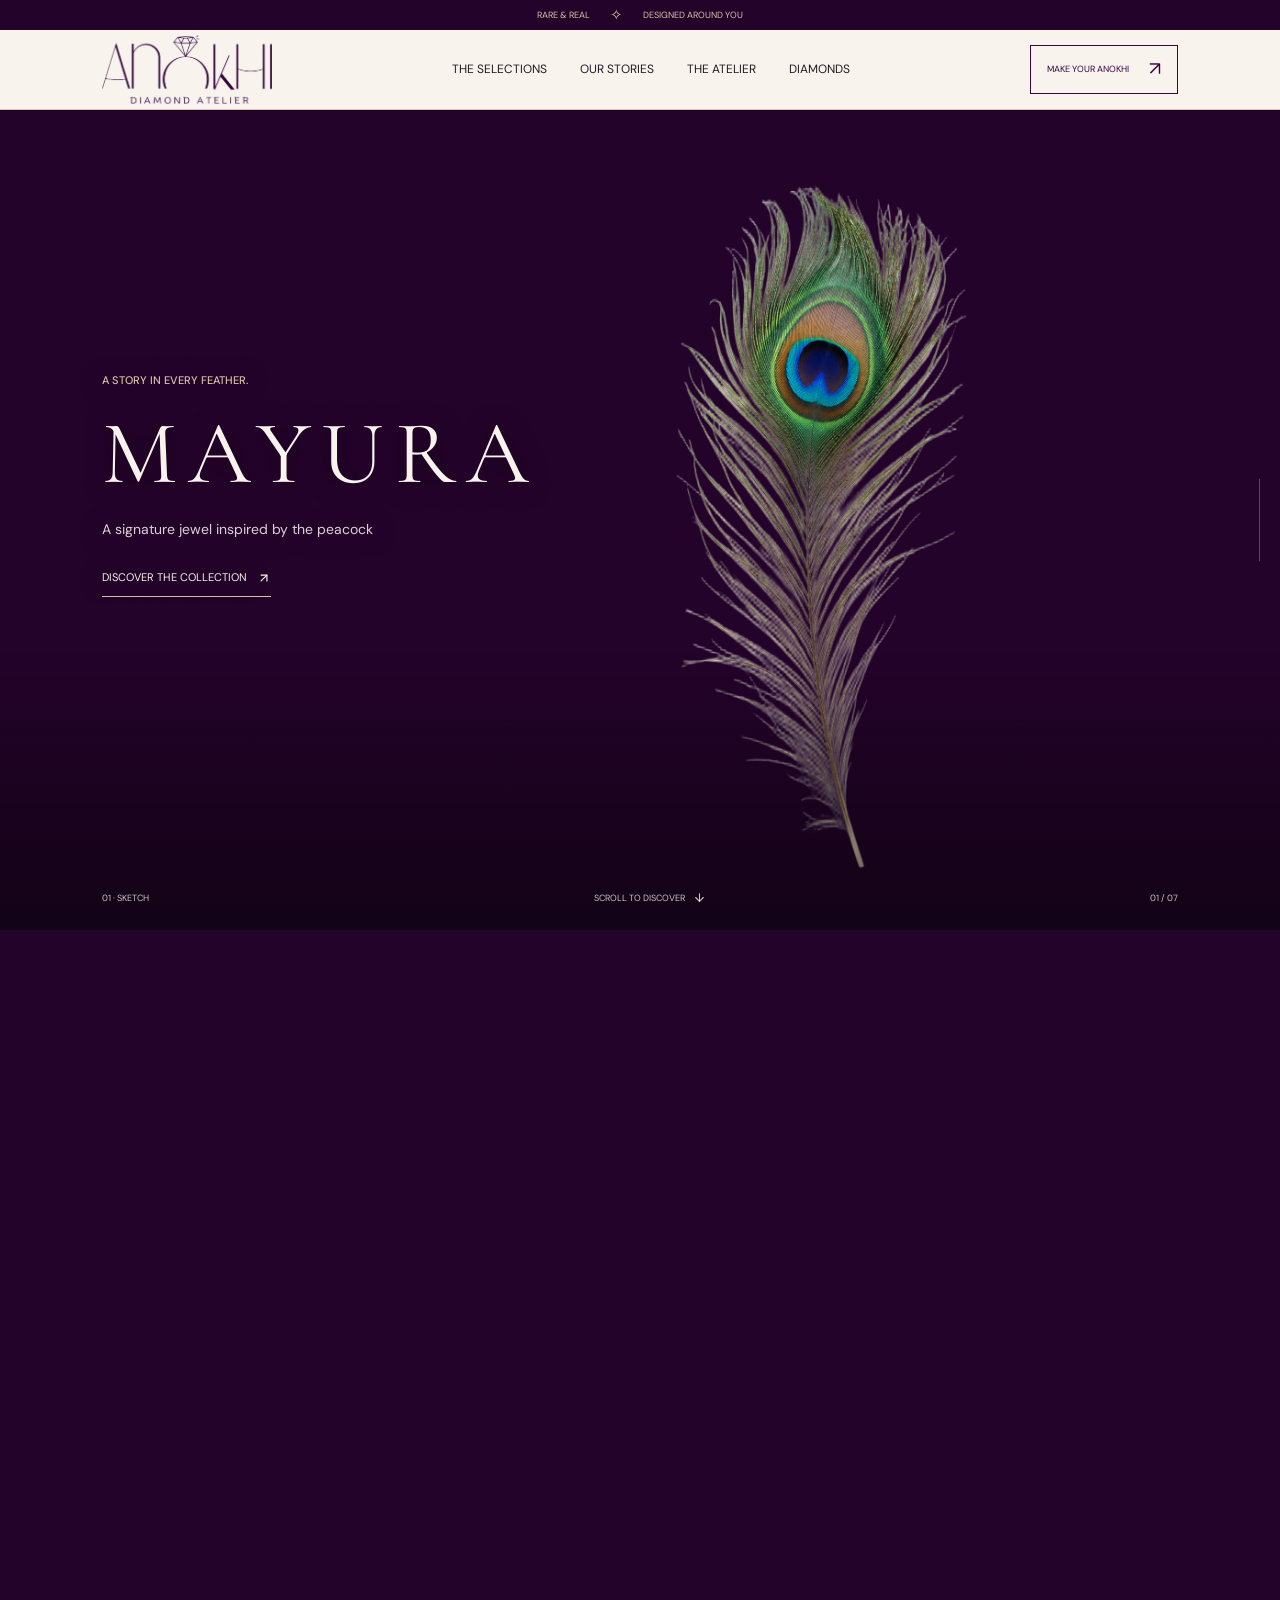
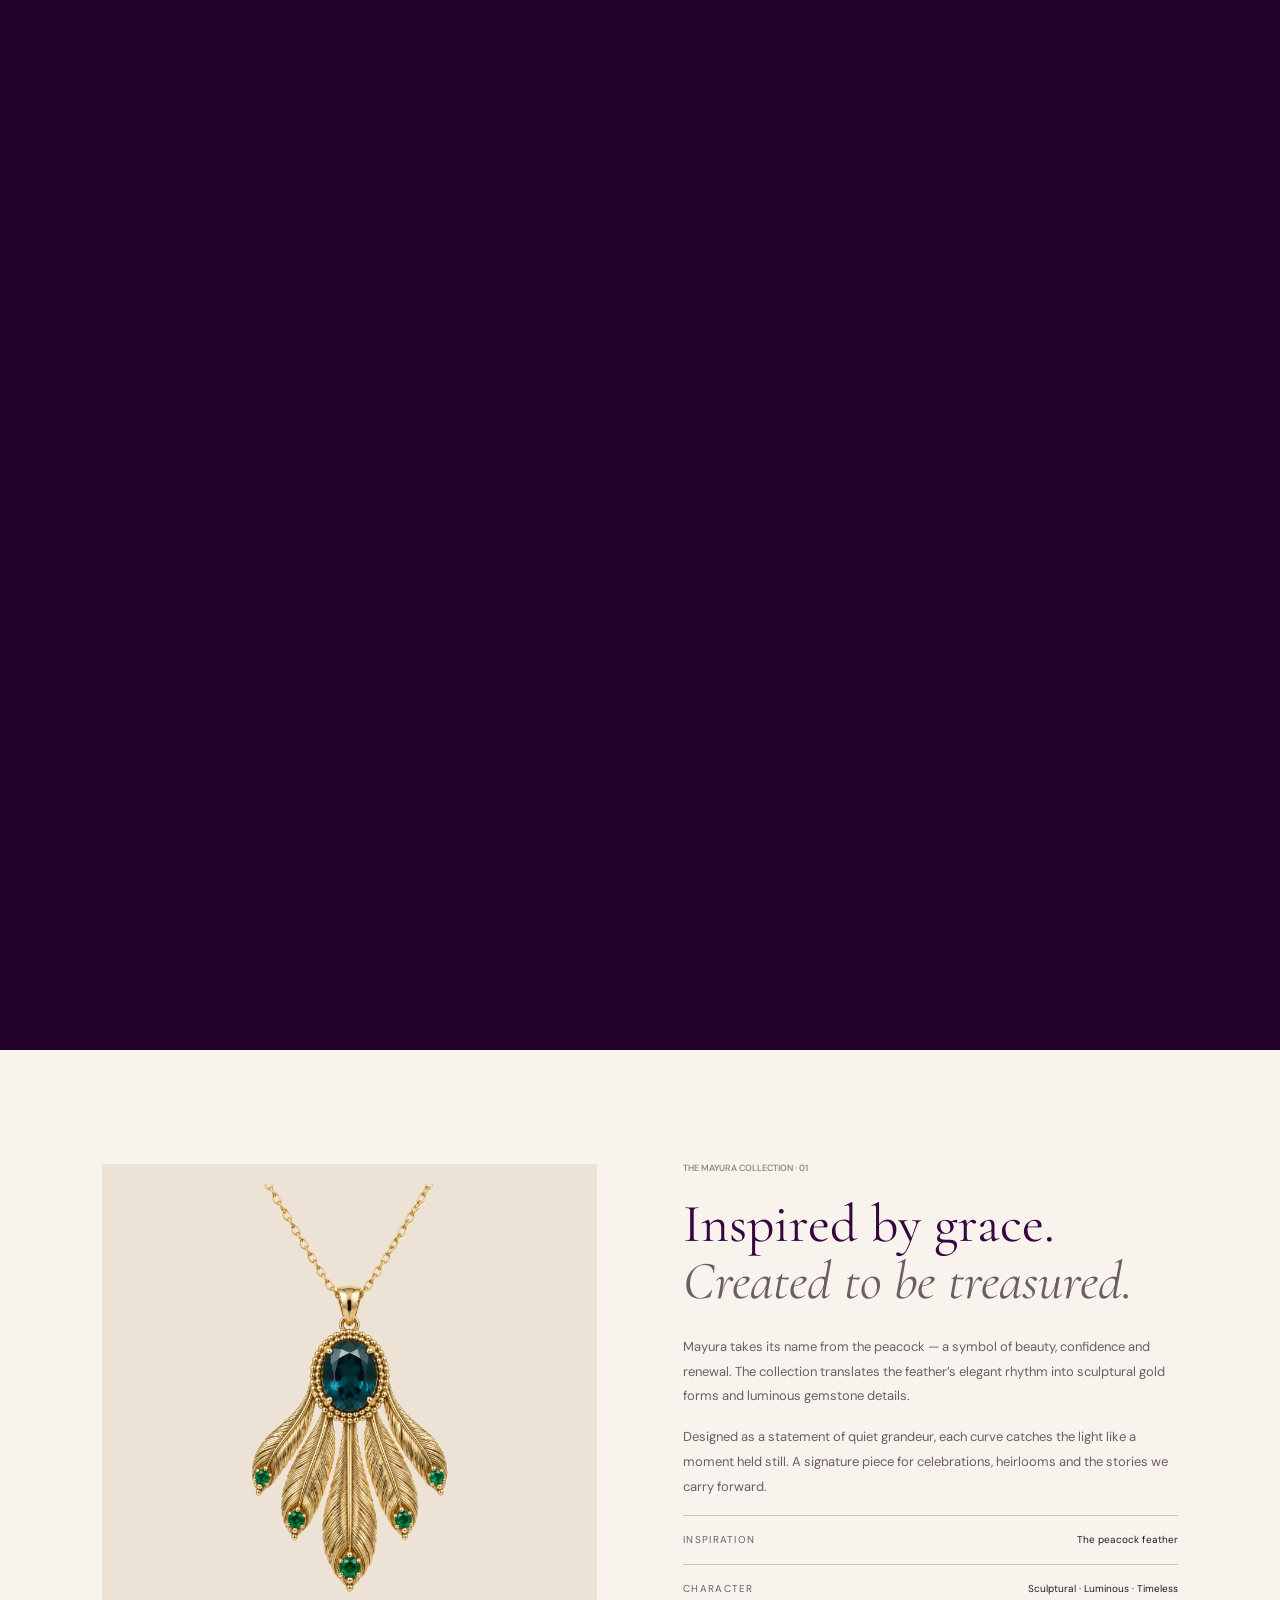
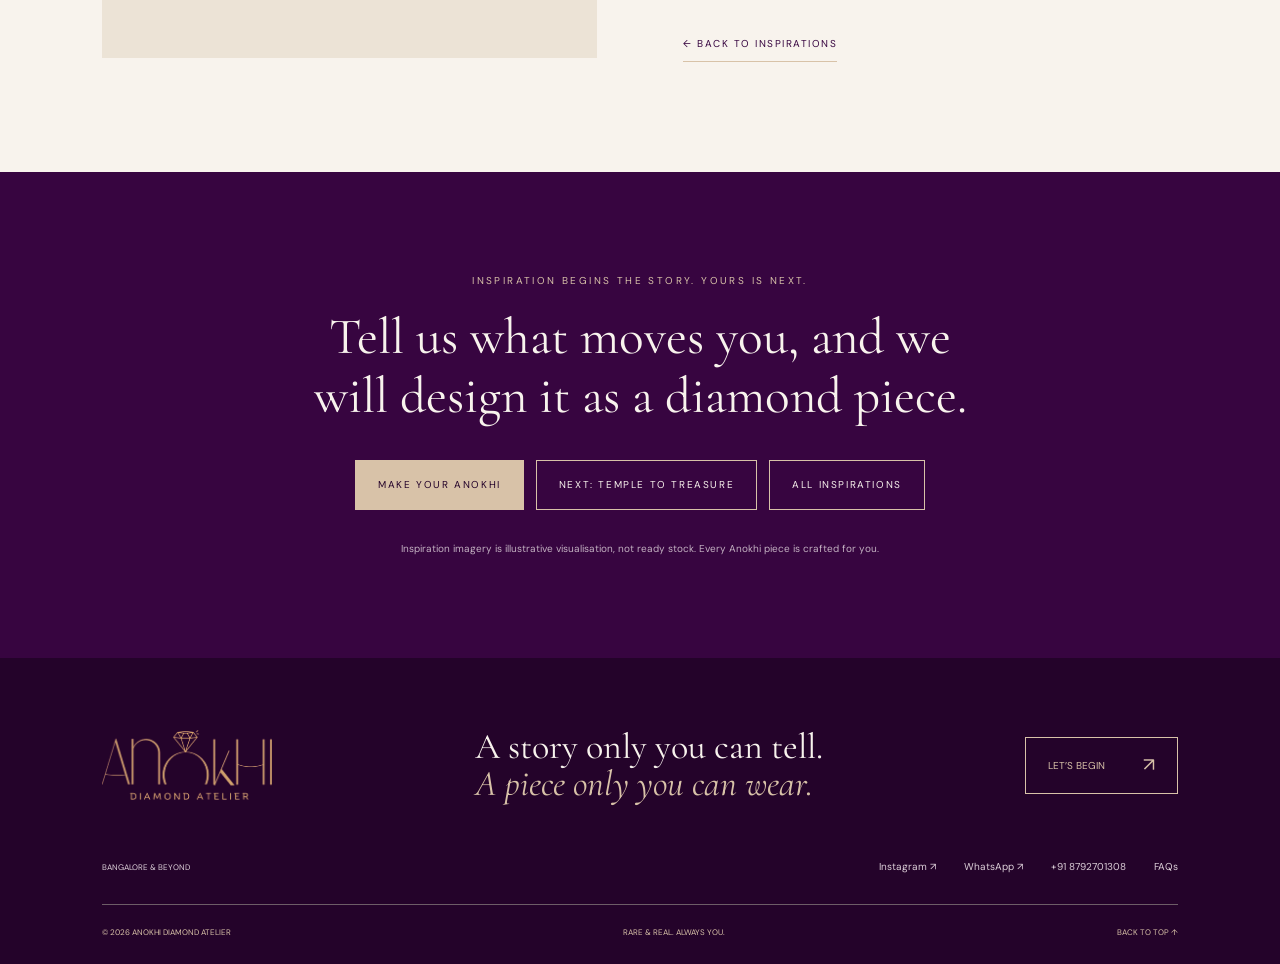
<file: mayura.html>
<!DOCTYPE html>

<html lang="en"><head>
<meta charset="utf-8"/><meta content="width=device-width,initial-scale=1" name="viewport"/>
<title>Mayura | Anokhi Diamond Atelier</title>
<meta content="Mayura takes its name from the peacock — a symbol of beauty, confidence and renewal. The collection translates the feather’s elegant rhythm into sculptural gold forms and luminous gemstone details." name="description"/>
<meta content="Mayura | Anokhi Diamond Atelier" property="og:title"/><meta content="Mayura takes its name from the peacock — a symbol of beauty, confidence and renewal. The collection translates the feather’s elegant rhythm into sculptural gold forms and luminous gemstone details." property="og:description"/><meta content="website" property="og:type"/><meta content="summary_large_image" name="twitter:card"/>
<meta content="#24032a" name="theme-color"/>
<link href="https://fonts.googleapis.com" rel="preconnect"/><link crossorigin="" href="https://fonts.gstatic.com" rel="preconnect"/>
<link href="https://fonts.googleapis.com/css2?family=Cormorant+Garamond:ital,wght@0,400;0,500;0,600;1,400;1,500&amp;family=DM+Sans:wght@400;500;600&amp;display=swap" rel="stylesheet"/>
<link href="assets/favicon.svg" rel="icon" type="image/svg+xml"/><link href="styles.css" rel="stylesheet"/>
<link href="story-pages.css" rel="stylesheet"/><link href="story-polish.css" rel="stylesheet"/></head><body class="mayura-page"><a class="skip-link" href="#main">Skip to content</a><div class="announcement">RARE &amp; REAL <span>✧</span> DESIGNED AROUND YOU</div><header class="header">
<a aria-label="Anokhi Diamond Atelier home" class="wordmark" href="index.html#home"><img alt="Anokhi Diamond Atelier" height="70" src="assets/logo-plum.png" width="170"/></a>
<nav aria-label="Main navigation" id="navigation"><a href="index.html#selections">The selections</a><a href="index.html#stories">Our stories</a><a href="index.html#craft">The atelier</a><a href="index.html#diamonds">Diamonds</a></nav>
<a class="button button-outline nav-cta" href="index.html#journey-form">Make your Anokhi <span>↗</span></a>
<button aria-controls="navigation" aria-expanded="false" aria-label="Open menu" class="icon-button menu-button">☰</button>
</header><div aria-hidden="true" class="scroll-progress"><span></span></div><main id="main"><section aria-label="From inspiration to jewellery" class="reveal-story" id="story"><div class="reveal-stage"><canvas aria-label="Peacock feather transforms into a gold and gemstone necklace" class="reveal-canvas" height="1800" width="1280"></canvas><div class="reveal-title"><span class="eyebrow">A story in every feather.</span><h1>MAYURA</h1><p>A signature jewel inspired by the peacock</p><a class="hero-collection" href="#mayura-details">Discover the collection <svg aria-hidden="true" class="lucide lucide-arrow-up-right" fill="none" height="14" stroke="currentColor" stroke-linecap="round" stroke-linejoin="round" stroke-width="2" viewBox="0 0 24 24" width="14" xmlns="http://www.w3.org/2000/svg"><path d="M7 7h10v10"></path><path d="M7 17 17 7"></path></svg></a></div><div aria-atomic="true" aria-live="polite" class="reveal-caption"><span class="eyebrow">01 · Sketch</span><h2>The first line</h2><p>Every icon begins as one confident shape.</p></div><div class="reveal-ending"><span class="eyebrow">The Mayura collection</span><h2>From first sketch.<br/><em>To an icon you keep.</em></h2><a class="ending-link" href="#mayura-details">Explore the edit <svg aria-hidden="true" class="lucide lucide-arrow-up-right" fill="none" height="14" stroke="currentColor" stroke-linecap="round" stroke-linejoin="round" stroke-width="2" viewBox="0 0 24 24" width="14" xmlns="http://www.w3.org/2000/svg"><path d="M7 7h10v10"></path><path d="M7 17 17 7"></path></svg></a></div><div aria-hidden="true" class="story-footer"><span class="chapter-label">01 · Sketch</span><span class="scroll-label">Scroll to discover <svg aria-hidden="true" fill="none" height="13" stroke="currentColor" stroke-linecap="round" stroke-linejoin="round" stroke-width="2" viewBox="0 0 24 24" width="13" xmlns="http://www.w3.org/2000/svg"><path d="M12 5v14"></path><path d="m19 12-7 7-7-7"></path></svg></span><span class="chapter-count">01 / 07</span></div><div aria-hidden="true" class="story-track"><div></div></div></div></section><section class="mayura-details" id="mayura-details"><div class="mayura-details-image"><img alt="Mayura signature gold necklace with gemstone details" loading="lazy" src="assets/mayura-necklace-C9_xoB61.png" width="1024" height="1536"/></div><div class="mayura-details-copy"><span class="eyebrow">THE MAYURA COLLECTION · 01</span><h2>Inspired by grace.<br/><em>Created to be treasured.</em></h2><p>Mayura takes its name from the peacock — a symbol of beauty, confidence and renewal. The collection translates the feather’s elegant rhythm into sculptural gold forms and luminous gemstone details.</p><p>Designed as a statement of quiet grandeur, each curve catches the light like a moment held still. A signature piece for celebrations, heirlooms and the stories we carry forward.</p><div class="mayura-detail-line"><span>INSPIRATION</span><b>The peacock feather</b></div><div class="mayura-detail-line"><span>CHARACTER</span><b>Sculptural · Luminous · Timeless</b></div><a class="mayura-back" href="index.html#stories">← BACK TO INSPIRATIONS</a></div></section><section class="anokhi-cta"><p>Inspiration begins the story. Yours is next.</p><h2>Tell us what moves you, and we will design it as a diamond piece.</h2><div class="cta-row"><a class="a-btn gold" href="index.html#journey-form">Make Your Anokhi</a><a class="a-btn" href="temple.html">Next: Temple to Treasure</a><a class="a-btn" href="index.html#stories">All inspirations</a></div><small>Inspiration imagery is illustrative visualisation, not ready stock. Every Anokhi piece is crafted for you.</small></section></main><footer class="footer"><div class="footer-top"><a class="wordmark" href="index.html#home"><img alt="Anokhi Diamond Atelier" height="70" src="assets/logo-gold.png" width="170"/></a><h2>A story only you can tell.<br><em>A piece only you can wear.</em></br></h2><a class="button button-outline" href="index.html#journey-form">Let’s begin <span>↗</span></a></div><div class="footer-links"><span>BANGALORE &amp; BEYOND</span><a href="https://instagram.com/anokhi_diamond_atelier" rel="noopener" target="_blank">Instagram ↗</a><a href="https://wa.me/918792701308" rel="noopener" target="_blank">WhatsApp ↗</a><a href="tel:+918792701308">+91 8792701308</a><a href="index.html#faq">FAQs</a></div><div class="footer-bottom"><span>© 2026 ANOKHI DIAMOND ATELIER</span><span>RARE &amp; REAL. ALWAYS YOU.</span><a href="index.html#home">BACK TO TOP ↑</a></div></footer><script defer="" src="script.js"></script><script defer="" src="story-polish.js"></script><script defer src="reveal-smooth.js"></script><script defer="" src="mayura-reveal.js"></script></body></html>
</file>
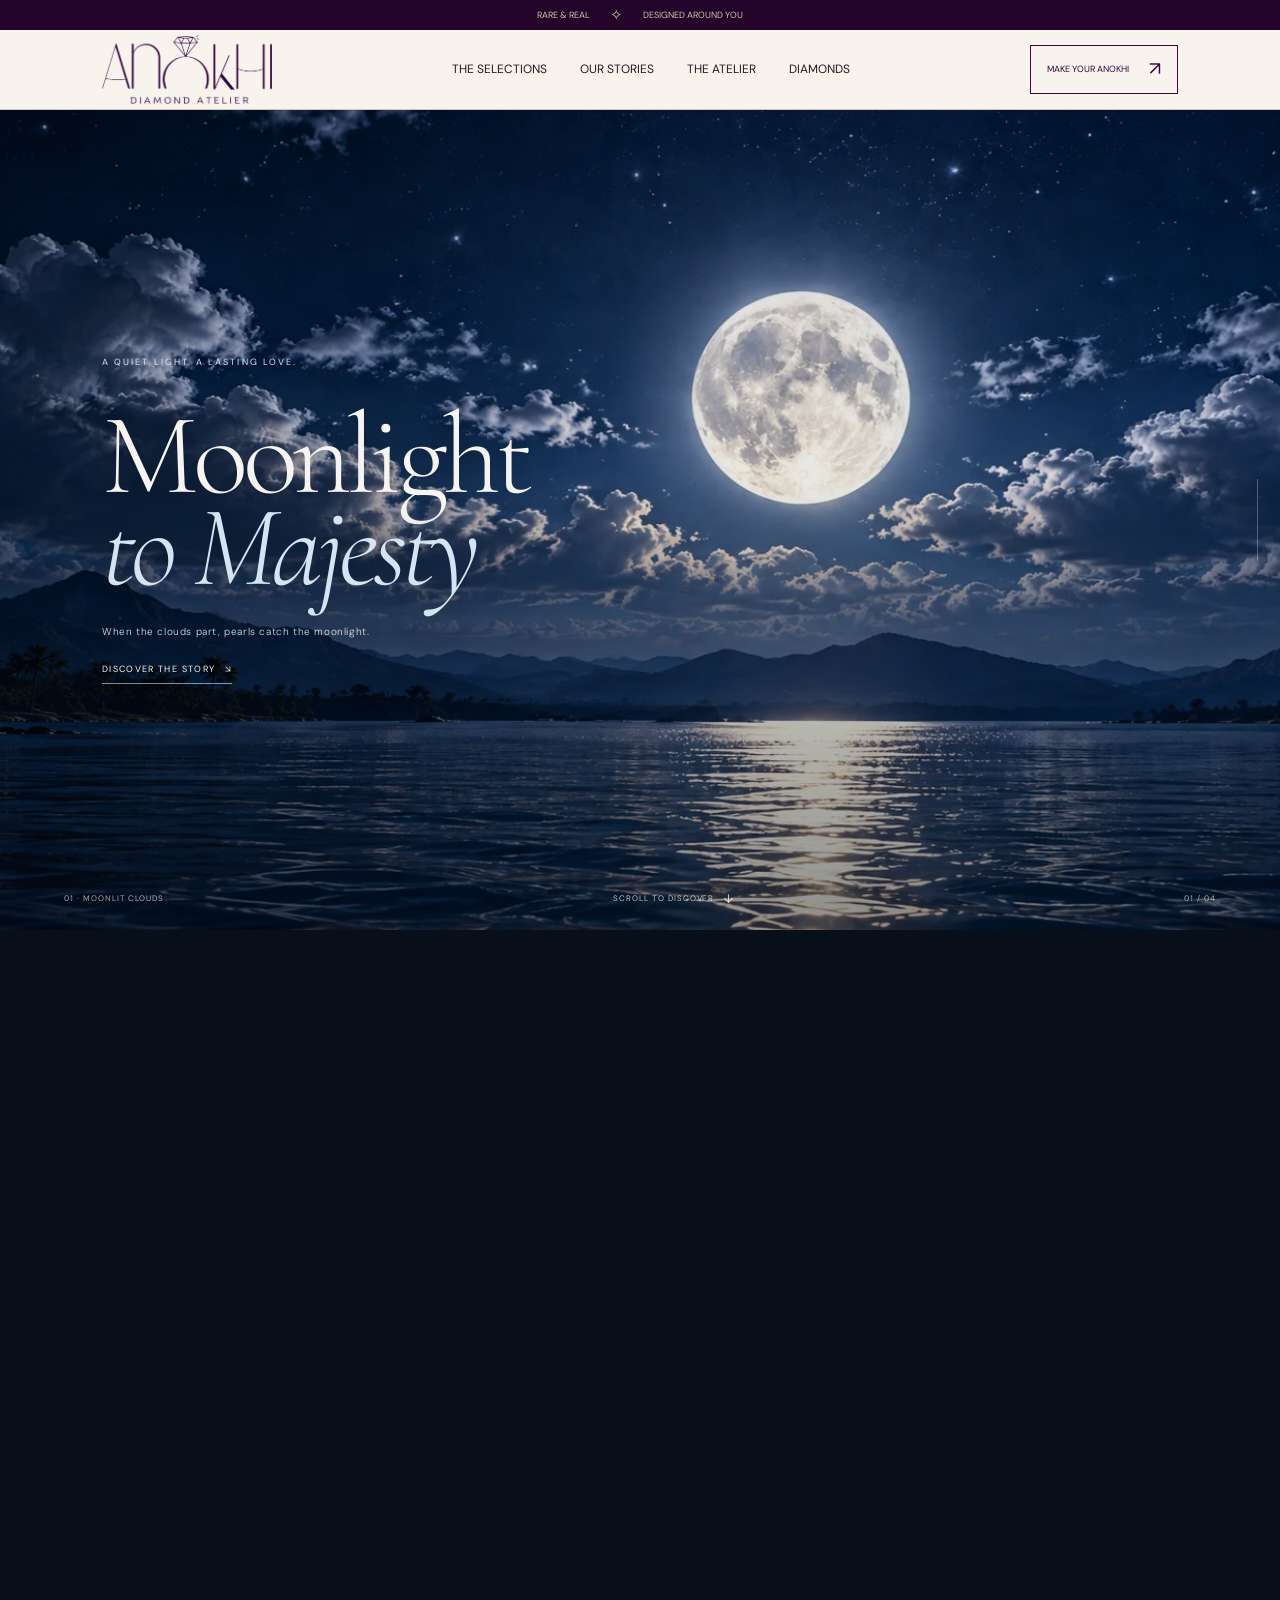
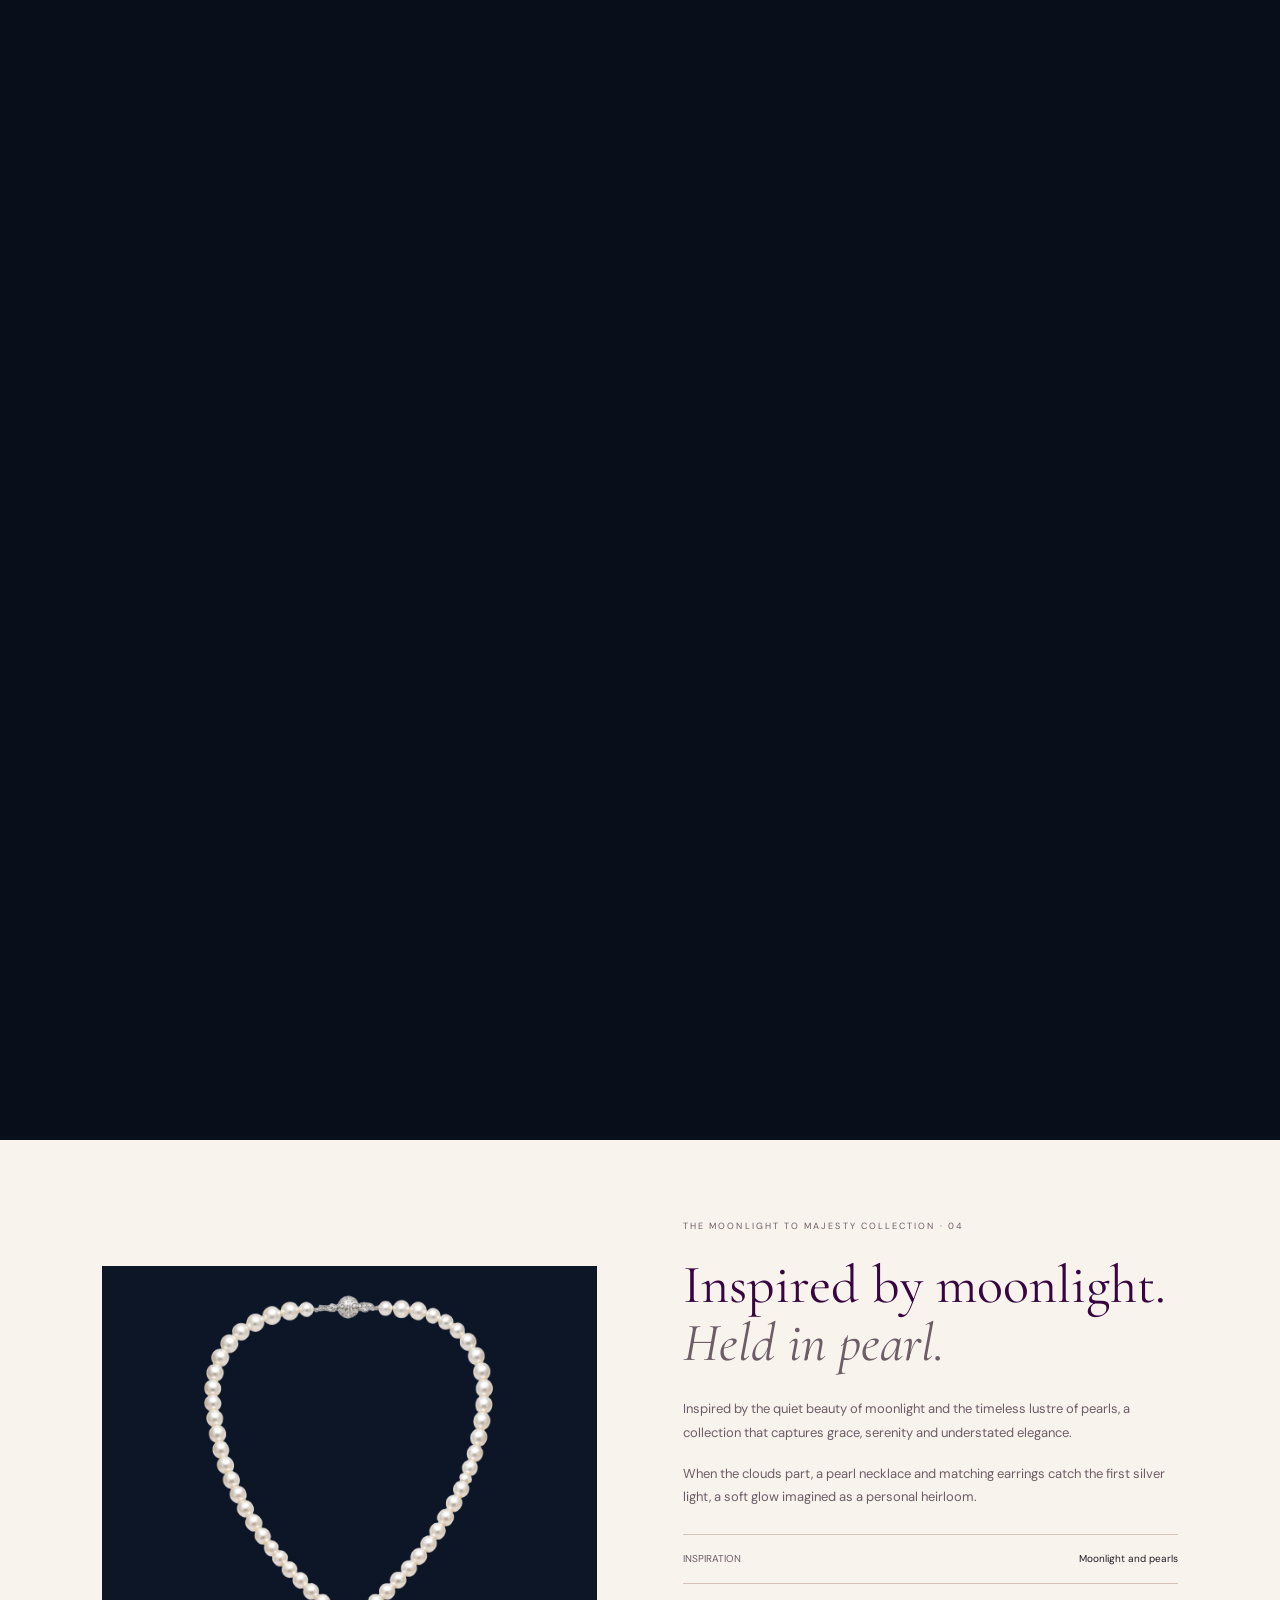
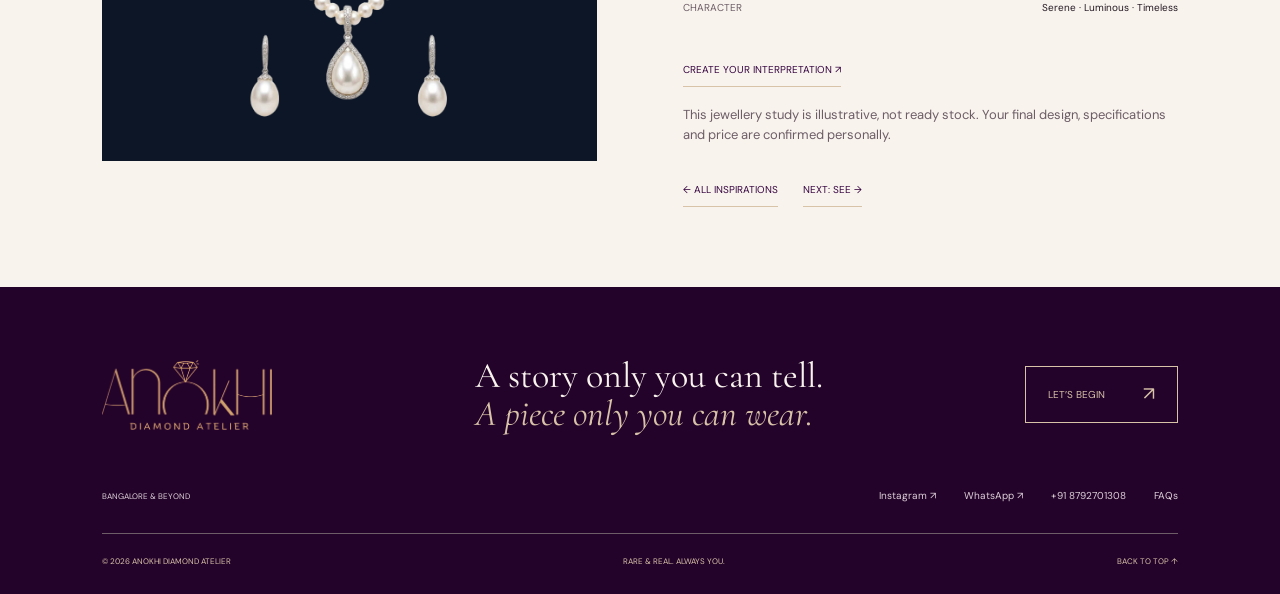
<file: moonlight.html>
<!DOCTYPE html><html lang="en"><head>
<meta charset="utf-8"/><meta content="width=device-width,initial-scale=1" name="viewport"/>
<title>Moonlight to Majesty | Anokhi Diamond Atelier</title>
<meta content="Discover See: moving ocean waves reveal an illustrative gold, diamond and aquamarine jewellery suite on Anokhi velvet." name="description"/>
<meta content="See — Sea to Splendour | Anokhi Diamond Atelier" property="og:title"/><meta content="Discover See: moving ocean waves reveal an illustrative gold, diamond and aquamarine jewellery suite on Anokhi velvet." property="og:description"/><meta content="website" property="og:type"/><meta content="summary_large_image" name="twitter:card"/>
<meta content="#24032a" name="theme-color"/>
<link href="https://fonts.googleapis.com" rel="preconnect"/><link crossorigin="" href="https://fonts.gstatic.com" rel="preconnect"/>
<link href="https://fonts.googleapis.com/css2?family=Cormorant+Garamond:ital,wght@0,400;0,500;0,600;1,400;1,500&amp;family=DM+Sans:wght@400;500;600&amp;display=swap" rel="stylesheet"/>
<link href="assets/favicon.svg" rel="icon" type="image/svg+xml"/><link href="styles.css" rel="stylesheet"/>
<link href="story-pages.css" rel="stylesheet"/><link href="moonlight-reveal.css" rel="stylesheet"/><link rel="preload" as="image" href="assets/moonlight-cloud-panorama.webp" fetchpriority="high"/></head><body class="moonlight-page"><a class="skip-link" href="#main">Skip to content</a><div class="announcement">RARE &amp; REAL <span>✧</span> DESIGNED AROUND YOU</div><header class="header">
<a aria-label="Anokhi Diamond Atelier home" class="wordmark" href="index.html#home"><img alt="Anokhi Diamond Atelier" height="70" src="assets/logo-plum.png" width="170"/></a>
<nav aria-label="Main navigation" id="navigation"><a href="index.html#selections">The selections</a><a href="index.html#stories">Our stories</a><a href="index.html#craft">The atelier</a><a href="index.html#diamonds">Diamonds</a></nav>
<a class="button button-outline nav-cta" href="index.html#journey-form">Make your Anokhi <span>↗</span></a>
<button aria-controls="navigation" aria-expanded="false" aria-label="Open menu" class="icon-button menu-button">☰</button>
</header><div aria-hidden="true" class="scroll-progress"><span></span></div><main id="main">
<section class="moonlight-reveal" id="moonlight-reveal" aria-label="Moonlight to Majesty pearl jewellery reveal">
        <div class="moonlight-stage">
          <div class="stage-ground" aria-hidden="true"></div>
          <div class="moonlight-photo" aria-hidden="true">
            <img src="assets/moonlight-cloud-panorama.webp" alt="">
          </div>
          <div class="moonlight-shade" aria-hidden="true"></div>
          <div class="campaign-background" aria-hidden="true"></div>
          <div class="campaign-light" aria-hidden="true"></div>

          <div class="cloud-flow cloud-flow-upper" aria-hidden="true">
            <img src="assets/moonlight-cloud-motion-upper.webp" alt="">
          </div>
          <div class="cloud-flow cloud-flow-lower" aria-hidden="true">
            <img src="assets/moonlight-cloud-motion-lower.webp" alt="">
          </div>
          <div class="cloud-flow cloud-flow-front" aria-hidden="true">
            <img src="assets/moonlight-cloud-motion-upper.webp" alt="">
          </div>

          <div class="pearl-composition" aria-hidden="true">
            <img class="pearl-suite-final" src="assets/pearl-suite.webp" alt="">
          </div>

          <div class="reveal-title">
            <span class="eyebrow">A quiet light. A lasting love.</span>
            <h1>Moonlight<br><em>to Majesty</em></h1>
            <p>When the clouds part, pearls catch the moonlight.</p>
            <a class="hero-collection" href="#moonlight-description">Discover the story <span aria-hidden="true">↘</span></a>
          </div>

          <div class="reveal-caption" aria-live="polite" aria-atomic="true">
            <span class="eyebrow">01 · Moonlit clouds</span>
            <h2>A sky in motion</h2>
            <p>A full moon rests above a lake of reflected light.</p>
          </div>

          <div class="reveal-ending">
            <span class="eyebrow">The Moonlight to Majesty collection</span>
            <h2>Grace, held in light.</h2>
            <a class="ending-link" href="#moonlight-description">Explore the story <span aria-hidden="true">↗</span></a>
          </div>

          <div class="story-footer" aria-hidden="true">
            <span class="chapter-label">01 · Moonlit clouds</span>
            <span class="scroll-label">Scroll to discover
              <svg aria-hidden="true" fill="none" height="13" stroke="currentColor" stroke-linecap="round" stroke-linejoin="round" stroke-width="2" viewBox="0 0 24 24" width="13" xmlns="http://www.w3.org/2000/svg">
                <path d="M12 5v14"></path><path d="m19 12-7 7-7-7"></path>
              </svg>
            </span>
            <span class="chapter-count">01 / 04</span>
          </div>
          <div class="story-track" aria-hidden="true"><div></div></div>
        </div>
      </section>
<section class="jewellery-details section moonlight-details" id="moonlight-description"><div class="jewellery-details-image"><img src="assets/pearl-suite.webp" width="1024" height="1024" loading="lazy" alt="Illustrative pearl necklace and earring suite"/></div><div class="jewellery-details-copy"><p class="eyebrow">THE MOONLIGHT TO MAJESTY COLLECTION · 04</p><h2>Inspired by moonlight.<br/><em>Held in pearl.</em></h2><p>Inspired by the quiet beauty of moonlight and the timeless lustre of pearls, a collection that captures grace, serenity and understated elegance.</p><p>When the clouds part, a pearl necklace and matching earrings catch the first silver light, a soft glow imagined as a personal heirloom.</p><dl><div><dt>INSPIRATION</dt><dd>Moonlight and pearls</dd></div><div><dt>CHARACTER</dt><dd>Serene · Luminous · Timeless</dd></div></dl><a class="text-link" href="index.html#journey-form">Create your interpretation ↗</a><p class="image-note">This jewellery study is illustrative, not ready stock. Your final design, specifications and price are confirmed personally.</p><div class="story-detail-links"><a class="text-link" href="index.html#stories">← All inspirations</a><a class="text-link" href="see.html">Next: See →</a></div></div></section></main></main><footer class="footer"><div class="footer-top"><a class="wordmark" href="index.html#home"><img alt="Anokhi Diamond Atelier" height="70" src="assets/logo-gold.png" width="170"/></a><h2>A story only you can tell.<br/><em>A piece only you can wear.</em></h2><a class="button button-outline" href="index.html#journey-form">Let’s begin <span>↗</span></a></div><div class="footer-links"><span>BANGALORE &amp; BEYOND</span><a href="https://instagram.com/anokhi_diamond_atelier" rel="noopener" target="_blank">Instagram ↗</a><a href="https://wa.me/918792701308" rel="noopener" target="_blank">WhatsApp ↗</a><a href="tel:+918792701308">+91 8792701308</a><a href="index.html#faq">FAQs</a></div><div class="footer-bottom"><span>© 2026 ANOKHI DIAMOND ATELIER</span><span>RARE &amp; REAL. ALWAYS YOU.</span><a href="index.html#home">BACK TO TOP ↑</a></div></footer><script defer src="script.js"></script><script defer src="reveal-smooth.js"></script><script defer src="moonlight-reveal.js"></script></body></html>
</file>
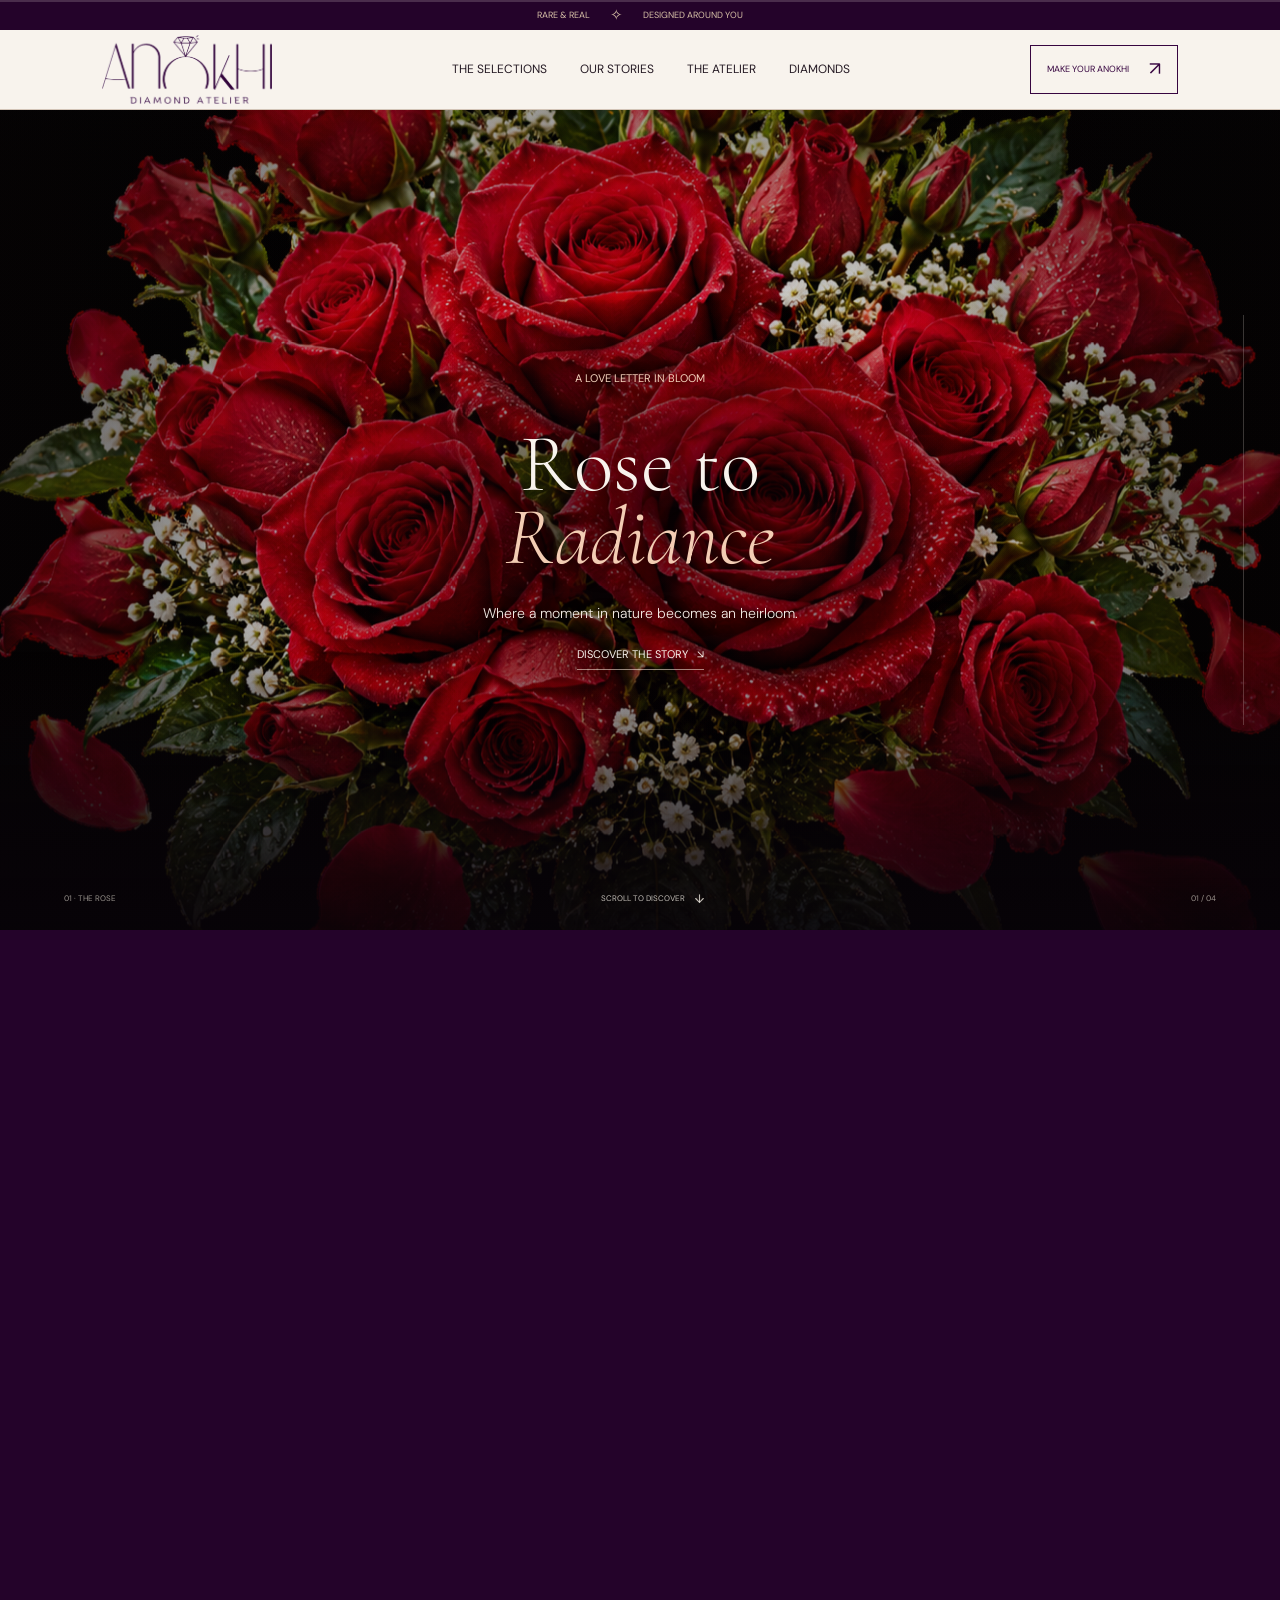
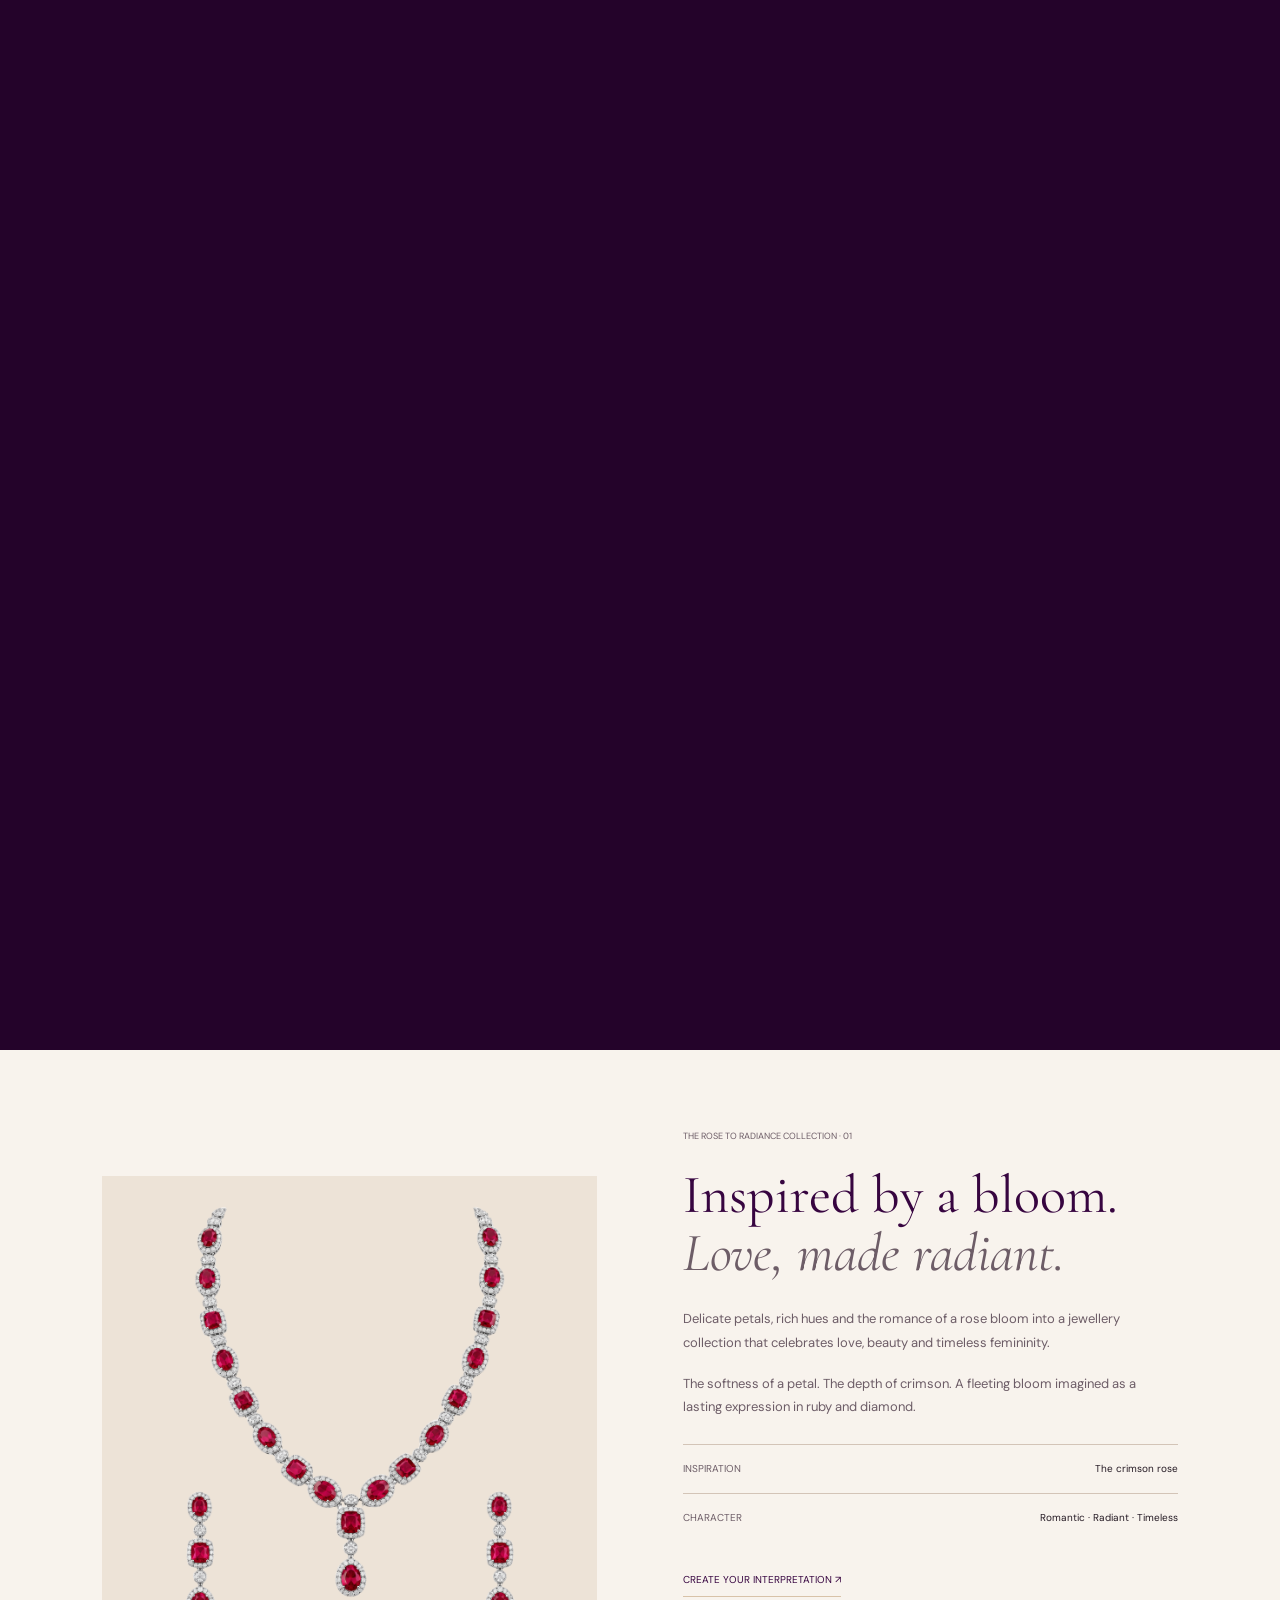
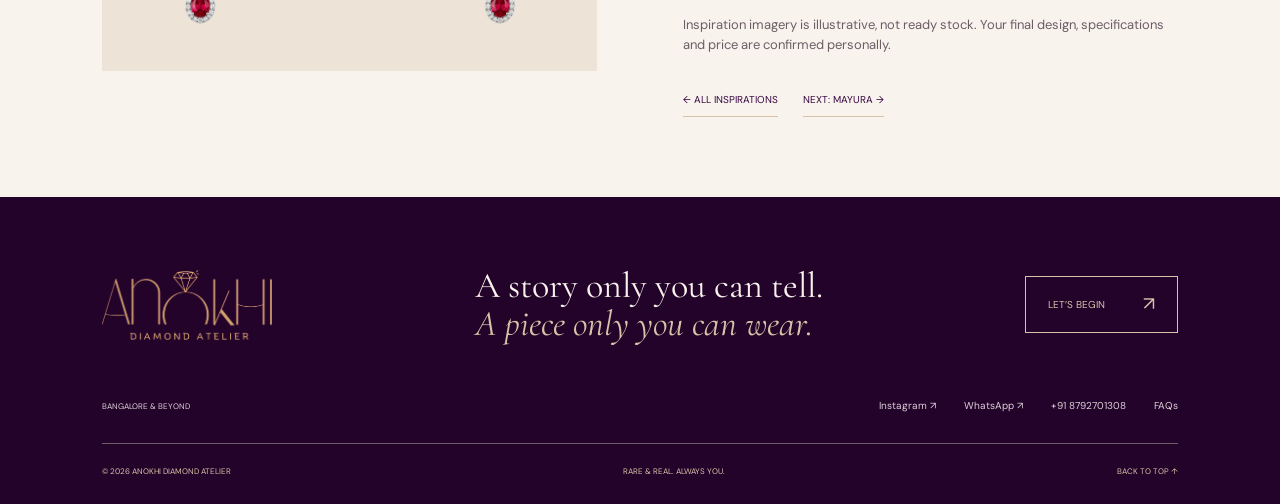
<file: rose.html>
<!DOCTYPE html>

<html lang="en"><head>
<meta charset="utf-8"/><meta content="width=device-width,initial-scale=1" name="viewport"/>
<title>Rose to Radiance | Anokhi Diamond Atelier</title>
<meta content="Delicate petals, rich hues and the romance of a rose bloom into a jewellery collection that celebrates love, beauty and timeless femininity." name="description"/>
<meta content="Rose to Radiance | Anokhi Diamond Atelier" property="og:title"/><meta content="Delicate petals, rich hues and the romance of a rose bloom into a jewellery collection that celebrates love, beauty and timeless femininity." property="og:description"/><meta content="website" property="og:type"/><meta content="summary_large_image" name="twitter:card"/>
<meta content="#24032a" name="theme-color"/>
<link href="https://fonts.googleapis.com" rel="preconnect"/><link crossorigin="" href="https://fonts.gstatic.com" rel="preconnect"/>
<link href="https://fonts.googleapis.com/css2?family=Cormorant+Garamond:ital,wght@0,400;0,500;0,600;1,400;1,500&amp;family=DM+Sans:wght@400;500;600&amp;display=swap" rel="stylesheet"/>
<link href="assets/favicon.svg" rel="icon" type="image/svg+xml"/><link href="styles.css" rel="stylesheet"/>
<link href="rose-reveal.css" rel="stylesheet"/><link href="story-pages.css" rel="stylesheet"/><link href="story-polish.css" rel="stylesheet"/></head><body class="rose-page"><a class="skip-link" href="#main">Skip to content</a><div class="announcement">RARE &amp; REAL <span>✧</span> DESIGNED AROUND YOU</div><header class="header">
<a aria-label="Anokhi Diamond Atelier home" class="wordmark" href="index.html#home"><img alt="Anokhi Diamond Atelier" height="70" src="assets/logo-plum.png" width="170"/></a>
<nav aria-label="Main navigation" id="navigation"><a href="index.html#selections">The selections</a><a href="index.html#stories">Our stories</a><a href="index.html#craft">The atelier</a><a href="index.html#diamonds">Diamonds</a></nav>
<a class="button button-outline nav-cta" href="index.html#journey-form">Make your Anokhi <span>↗</span></a>
<button aria-controls="navigation" aria-expanded="false" aria-label="Open menu" class="icon-button menu-button">☰</button>
</header><div aria-hidden="true" class="scroll-progress"><span></span></div><main id="main"><section aria-label="Rose to Radiance jewellery reveal" class="reveal-story rose-reveal" id="rose-reveal">
<div class="reveal-stage rose-stage">
<div aria-hidden="true" class="stage-ground"></div>
<div aria-hidden="true" class="rose-photo">
<img alt="" src="assets/rose-macro.png"/>
</div>
<div aria-hidden="true" class="campaign-background"></div>
<div aria-hidden="true" class="campaign-light"></div>
<div aria-hidden="true" class="petal-field">
<img alt="" class="rose-petal" data-petal="0" src="assets/rose-petal-01.png"/>
<img alt="" class="rose-petal" data-petal="1" src="assets/rose-petal-02.png"/>
<img alt="" class="rose-petal" data-petal="2" src="assets/rose-petal-03.png"/>
<img alt="" class="rose-petal" data-petal="3" src="assets/rose-petal-04.png"/>
<img alt="" class="rose-petal" data-petal="4" src="assets/rose-petal-05.png"/>
<img alt="" class="rose-petal" data-petal="5" src="assets/rose-petal-06.png"/>
</div>
<div aria-hidden="true" class="jewel-composition">
<img alt="" class="ruby-suite-final" src="assets/ruby-suite-cutout.png"/>
<img alt="" class="assembly-piece piece-left-chain" data-piece="left-chain" src="assets/ruby-piece-left-chain.png"/>
<img alt="" class="assembly-piece piece-right-chain" data-piece="right-chain" src="assets/ruby-piece-right-chain.png"/>
<img alt="" class="assembly-piece piece-pendant" data-piece="pendant" src="assets/ruby-piece-pendant.png"/>
<img alt="" class="assembly-piece piece-left-earring" data-piece="left-earring" src="assets/ruby-piece-left-earring.png"/>
<img alt="" class="assembly-piece piece-right-earring" data-piece="right-earring" src="assets/ruby-piece-right-earring.png"/>
</div>
<div class="reveal-title">
<span class="eyebrow">A love letter in bloom</span>
<h1>Rose to<br/><em>Radiance</em></h1>
<p>Where a moment in nature becomes an heirloom.</p>
<a class="hero-collection" href="#rose-description">Discover the story <span aria-hidden="true">↘</span></a>
</div>
<div aria-atomic="true" aria-live="polite" class="reveal-caption">
<span class="eyebrow">01 · The rose</span>
<h2>A bloom in velvet</h2>
<p>Deep crimson petals hold the first light of the story.</p>
</div>
<div class="reveal-ending">
<span class="eyebrow">The Rose to Radiance collection</span>
<h2>Love, made radiant.</h2>
<a class="ending-link" href="#rose-description">Explore the story <span aria-hidden="true">↗</span></a>
</div>
<div aria-hidden="true" class="story-footer">
<span class="chapter-label">01 · The rose</span>
<span class="scroll-label">Scroll to discover
              <svg aria-hidden="true" fill="none" height="13" stroke="currentColor" stroke-linecap="round" stroke-linejoin="round" stroke-width="2" viewbox="0 0 24 24" width="13" xmlns="http://www.w3.org/2000/svg">
<path d="M12 5v14"></path><path d="m19 12-7 7-7-7"></path>
</svg>
</span>
<span class="chapter-count">01 / 04</span>
</div>
<div aria-hidden="true" class="story-track"><div></div></div>
</div>
</section><section class="jewellery-details section" id="rose-description"><div class="jewellery-details-image"><img alt="Rose to Radiance ruby necklace and matching drop earrings" loading="lazy" src="assets/ruby-suite-cutout.png"/></div><div class="jewellery-details-copy"><p class="eyebrow">THE ROSE TO RADIANCE COLLECTION · 01</p><h2>Inspired by a bloom.<br/><em>Love, made radiant.</em></h2><p>Delicate petals, rich hues and the romance of a rose bloom into a jewellery collection that celebrates love, beauty and timeless femininity.</p><p>The softness of a petal. The depth of crimson. A fleeting bloom imagined as a lasting expression in ruby and diamond.</p><dl><div><dt>INSPIRATION</dt><dd>The crimson rose</dd></div><div><dt>CHARACTER</dt><dd>Romantic · Radiant · Timeless</dd></div></dl><a class="text-link" href="index.html#journey-form">Create your interpretation ↗</a><p class="image-note">Inspiration imagery is illustrative, not ready stock. Your final design, specifications and price are confirmed personally.</p><div class="story-detail-links"><a class="text-link" href="index.html#stories">← All inspirations</a><a class="text-link" href="mayura.html">Next: Mayura →</a></div></div></section></main><footer class="footer"><div class="footer-top"><a class="wordmark" href="index.html#home"><img alt="Anokhi Diamond Atelier" height="70" src="assets/logo-gold.png" width="170"/></a><h2>A story only you can tell.<br><em>A piece only you can wear.</em></br></h2><a class="button button-outline" href="index.html#journey-form">Let’s begin <span>↗</span></a></div><div class="footer-links"><span>BANGALORE &amp; BEYOND</span><a href="https://instagram.com/anokhi_diamond_atelier" rel="noopener" target="_blank">Instagram ↗</a><a href="https://wa.me/918792701308" rel="noopener" target="_blank">WhatsApp ↗</a><a href="tel:+918792701308">+91 8792701308</a><a href="index.html#faq">FAQs</a></div><div class="footer-bottom"><span>© 2026 ANOKHI DIAMOND ATELIER</span><span>RARE &amp; REAL. ALWAYS YOU.</span><a href="index.html#home">BACK TO TOP ↑</a></div></footer><script defer="" src="script.js"></script><script defer="" src="story-polish.js"></script><script defer src="reveal-smooth.js"></script><script defer="" src="rose-reveal.js"></script></body></html>
</file>
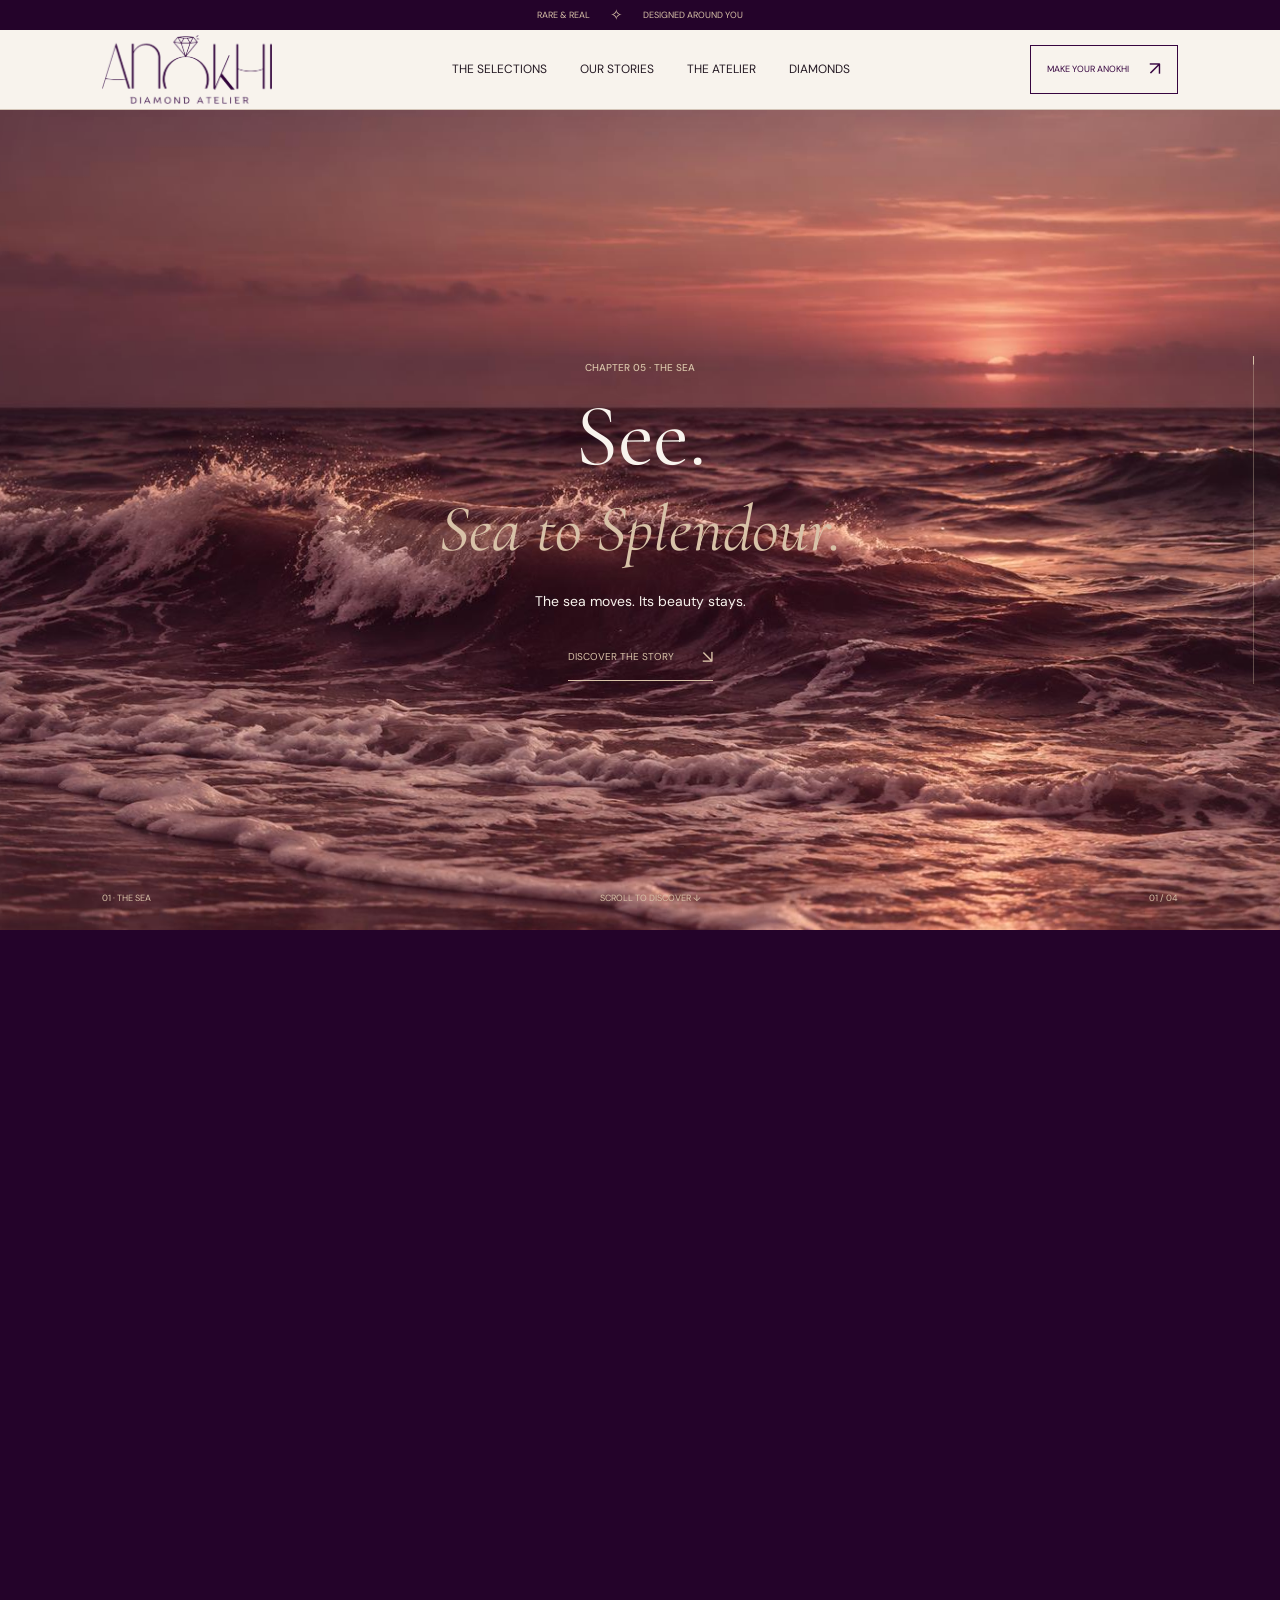
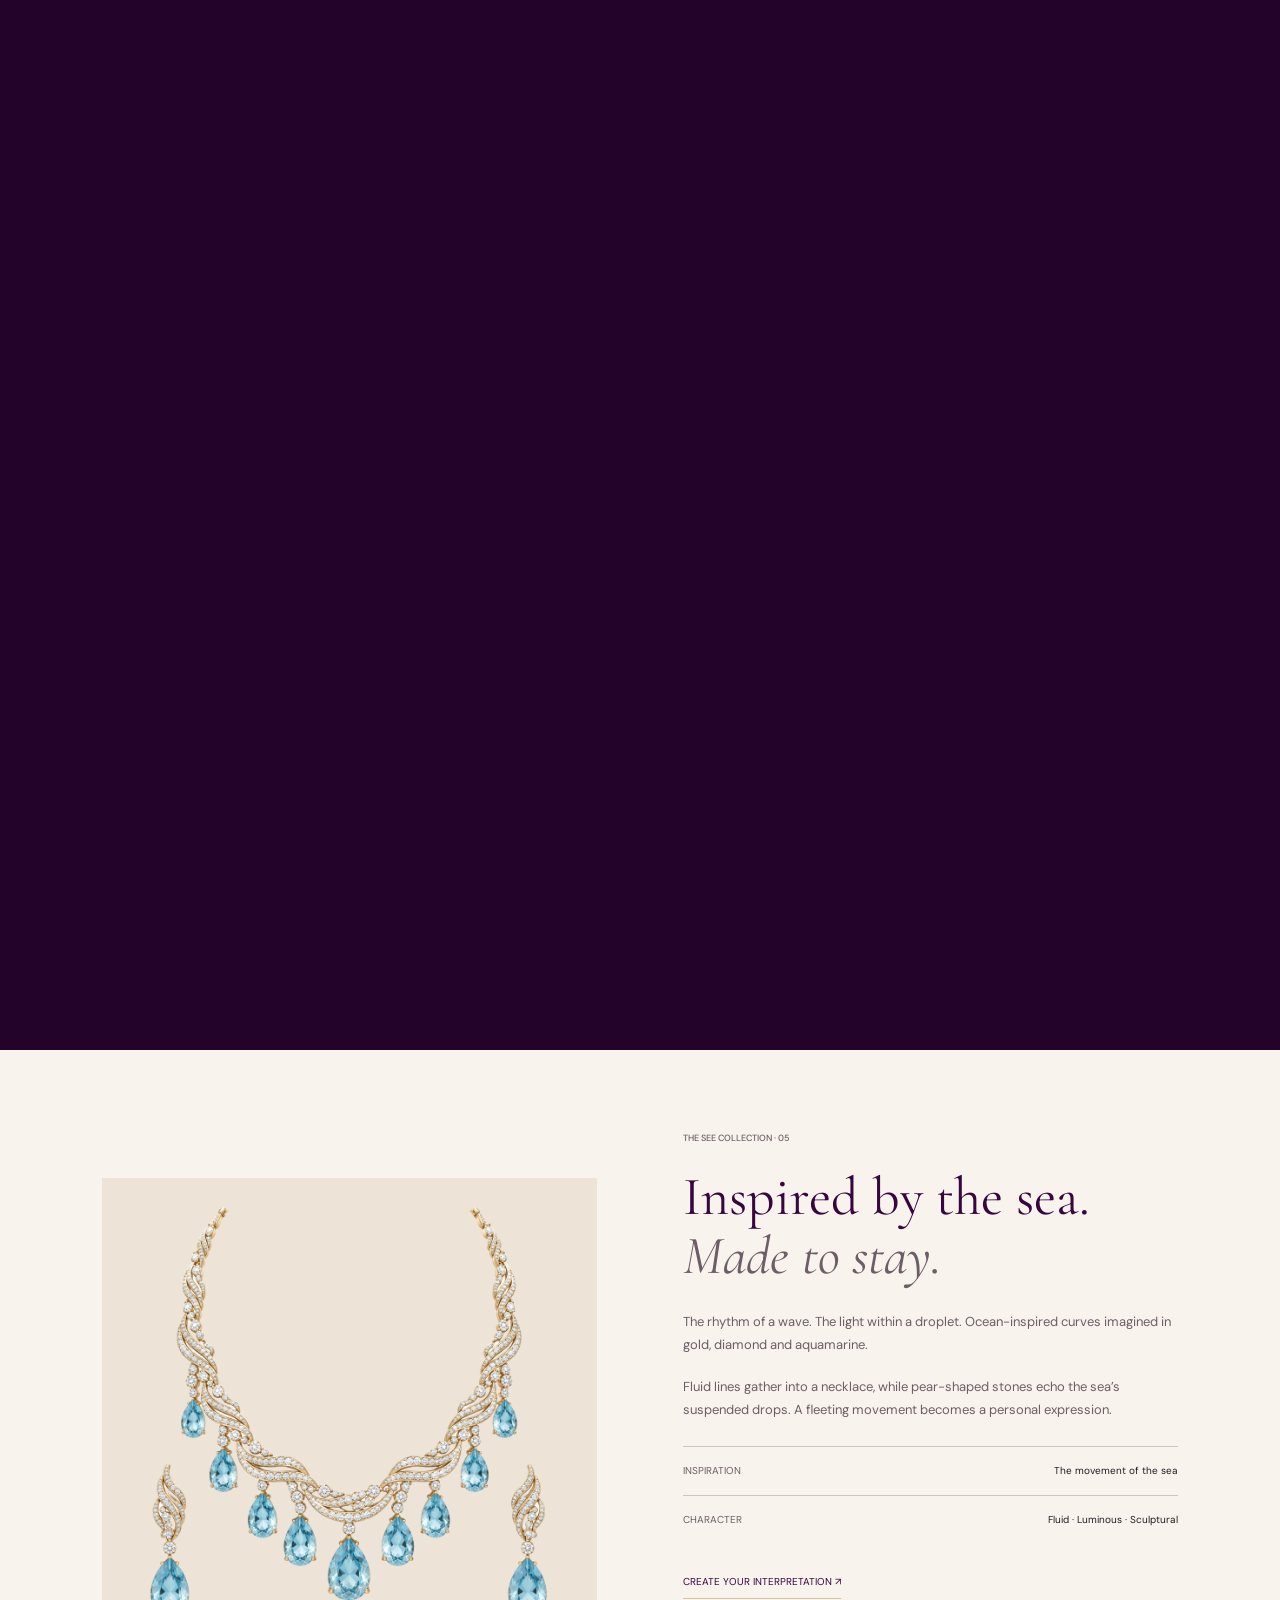
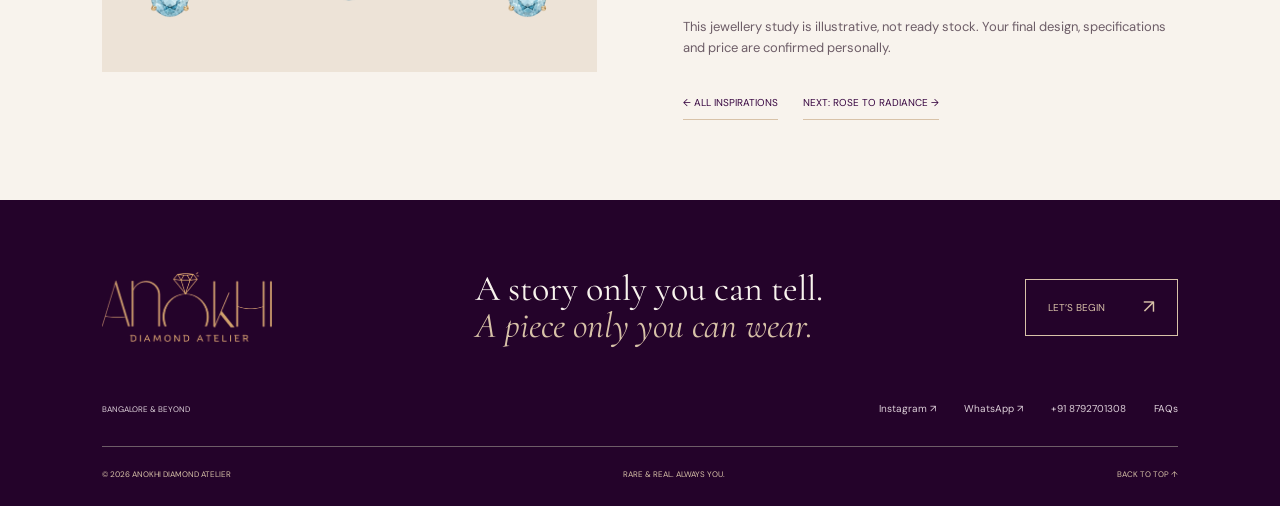
<file: see.html>
<!DOCTYPE html><html lang="en"><head>
<meta charset="utf-8"/><meta content="width=device-width,initial-scale=1" name="viewport"/>
<title>See — Sea to Splendour | Anokhi Diamond Atelier</title>
<meta content="Discover See: moving ocean waves reveal an illustrative gold, diamond and aquamarine jewellery suite on Anokhi velvet." name="description"/>
<meta content="See — Sea to Splendour | Anokhi Diamond Atelier" property="og:title"/><meta content="Discover See: moving ocean waves reveal an illustrative gold, diamond and aquamarine jewellery suite on Anokhi velvet." property="og:description"/><meta content="website" property="og:type"/><meta content="summary_large_image" name="twitter:card"/>
<meta content="#24032a" name="theme-color"/>
<link href="https://fonts.googleapis.com" rel="preconnect"/><link crossorigin="" href="https://fonts.gstatic.com" rel="preconnect"/>
<link href="https://fonts.googleapis.com/css2?family=Cormorant+Garamond:ital,wght@0,400;0,500;0,600;1,400;1,500&amp;family=DM+Sans:wght@400;500;600&amp;display=swap" rel="stylesheet"/>
<link href="assets/favicon.svg" rel="icon" type="image/svg+xml"/><link href="styles.css" rel="stylesheet"/>
<link href="story-pages.css" rel="stylesheet"/><link href="see-reveal.css" rel="stylesheet"/></head><body class="see-page"><a class="skip-link" href="#main">Skip to content</a><div class="announcement">RARE &amp; REAL <span>✧</span> DESIGNED AROUND YOU</div><header class="header">
<a aria-label="Anokhi Diamond Atelier home" class="wordmark" href="index.html#home"><img alt="Anokhi Diamond Atelier" height="70" src="assets/logo-plum.png" width="170"/></a>
<nav aria-label="Main navigation" id="navigation"><a href="index.html#selections">The selections</a><a href="index.html#stories">Our stories</a><a href="index.html#craft">The atelier</a><a href="index.html#diamonds">Diamonds</a></nav>
<a class="button button-outline nav-cta" href="index.html#journey-form">Make your Anokhi <span>↗</span></a>
<button aria-controls="navigation" aria-expanded="false" aria-label="Open menu" class="icon-button menu-button">☰</button>
</header><div aria-hidden="true" class="scroll-progress"><span></span></div><main id="main">
<section class="see-reveal" id="see-reveal" aria-label="Sea waves to jewellery reveal"><div class="see-stage">
<div class="sea-velvet" aria-hidden="true"></div><div class="sea-photograph" aria-hidden="true"><img src="assets/sea-waves.jpg" width="1536" height="1024" alt="" fetchpriority="high"/></div><canvas class="sea-canvas" aria-hidden="true"></canvas>
<div class="sea-jewel"><img src="assets/sea-suite.png" width="1024" height="1024" alt="Ocean-inspired diamond and aquamarine necklace with matching earrings"/></div>
<div class="sea-title"><p class="eyebrow">CHAPTER 05 · THE SEA</p><h1>See.<br/><em>Sea to Splendour.</em></h1><p>The sea moves. Its beauty stays.</p><a class="text-link" href="#see-description">Discover the story <span>↘</span></a></div>
<div class="sea-caption" aria-live="polite" aria-atomic="true"><p class="eyebrow">01 · The sea</p><h2>A rhythm in velvet.</h2><p>Waves hold a thousand passing reflections.</p></div>
<div class="sea-ending"><p class="eyebrow">THE SEE COLLECTION</p><h2>The ocean, <em>held in light.</em></h2><a class="text-link" href="#see-description">Explore the story <span>↗</span></a></div>
<div class="sea-story-footer"><span class="sea-chapter">01 · The sea</span><span>Scroll to discover ↓</span><span class="sea-count">01 / 04</span></div><div class="sea-track" aria-hidden="true"><span></span></div>
</div></section>
<section class="jewellery-details section sea-details" id="see-description"><div class="jewellery-details-image"><img src="assets/sea-suite.png" width="1024" height="1024" loading="lazy" alt="Illustrative ocean-inspired gold, diamond and aquamarine jewellery suite"/></div><div class="jewellery-details-copy"><p class="eyebrow">THE SEE COLLECTION · 05</p><h2>Inspired by the sea.<br/><em>Made to stay.</em></h2><p>The rhythm of a wave. The light within a droplet. Ocean-inspired curves imagined in gold, diamond and aquamarine.</p><p>Fluid lines gather into a necklace, while pear-shaped stones echo the sea’s suspended drops. A fleeting movement becomes a personal expression.</p><dl><div><dt>INSPIRATION</dt><dd>The movement of the sea</dd></div><div><dt>CHARACTER</dt><dd>Fluid · Luminous · Sculptural</dd></div></dl><a class="text-link" href="index.html#journey-form">Create your interpretation ↗</a><p class="image-note">This jewellery study is illustrative, not ready stock. Your final design, specifications and price are confirmed personally.</p><div class="story-detail-links"><a class="text-link" href="index.html#stories">← All inspirations</a><a class="text-link" href="rose.html">Next: Rose to Radiance →</a></div></div></section></main><footer class="footer"><div class="footer-top"><a class="wordmark" href="index.html#home"><img alt="Anokhi Diamond Atelier" height="70" src="assets/logo-gold.png" width="170"/></a><h2>A story only you can tell.<br/><em>A piece only you can wear.</em></h2><a class="button button-outline" href="index.html#journey-form">Let’s begin <span>↗</span></a></div><div class="footer-links"><span>BANGALORE &amp; BEYOND</span><a href="https://instagram.com/anokhi_diamond_atelier" rel="noopener" target="_blank">Instagram ↗</a><a href="https://wa.me/918792701308" rel="noopener" target="_blank">WhatsApp ↗</a><a href="tel:+918792701308">+91 8792701308</a><a href="index.html#faq">FAQs</a></div><div class="footer-bottom"><span>© 2026 ANOKHI DIAMOND ATELIER</span><span>RARE &amp; REAL. ALWAYS YOU.</span><a href="index.html#home">BACK TO TOP ↑</a></div></footer><script defer src="script.js"></script><script defer src="reveal-smooth.js"></script><script defer src="see-reveal.js"></script></body></html>
</file>
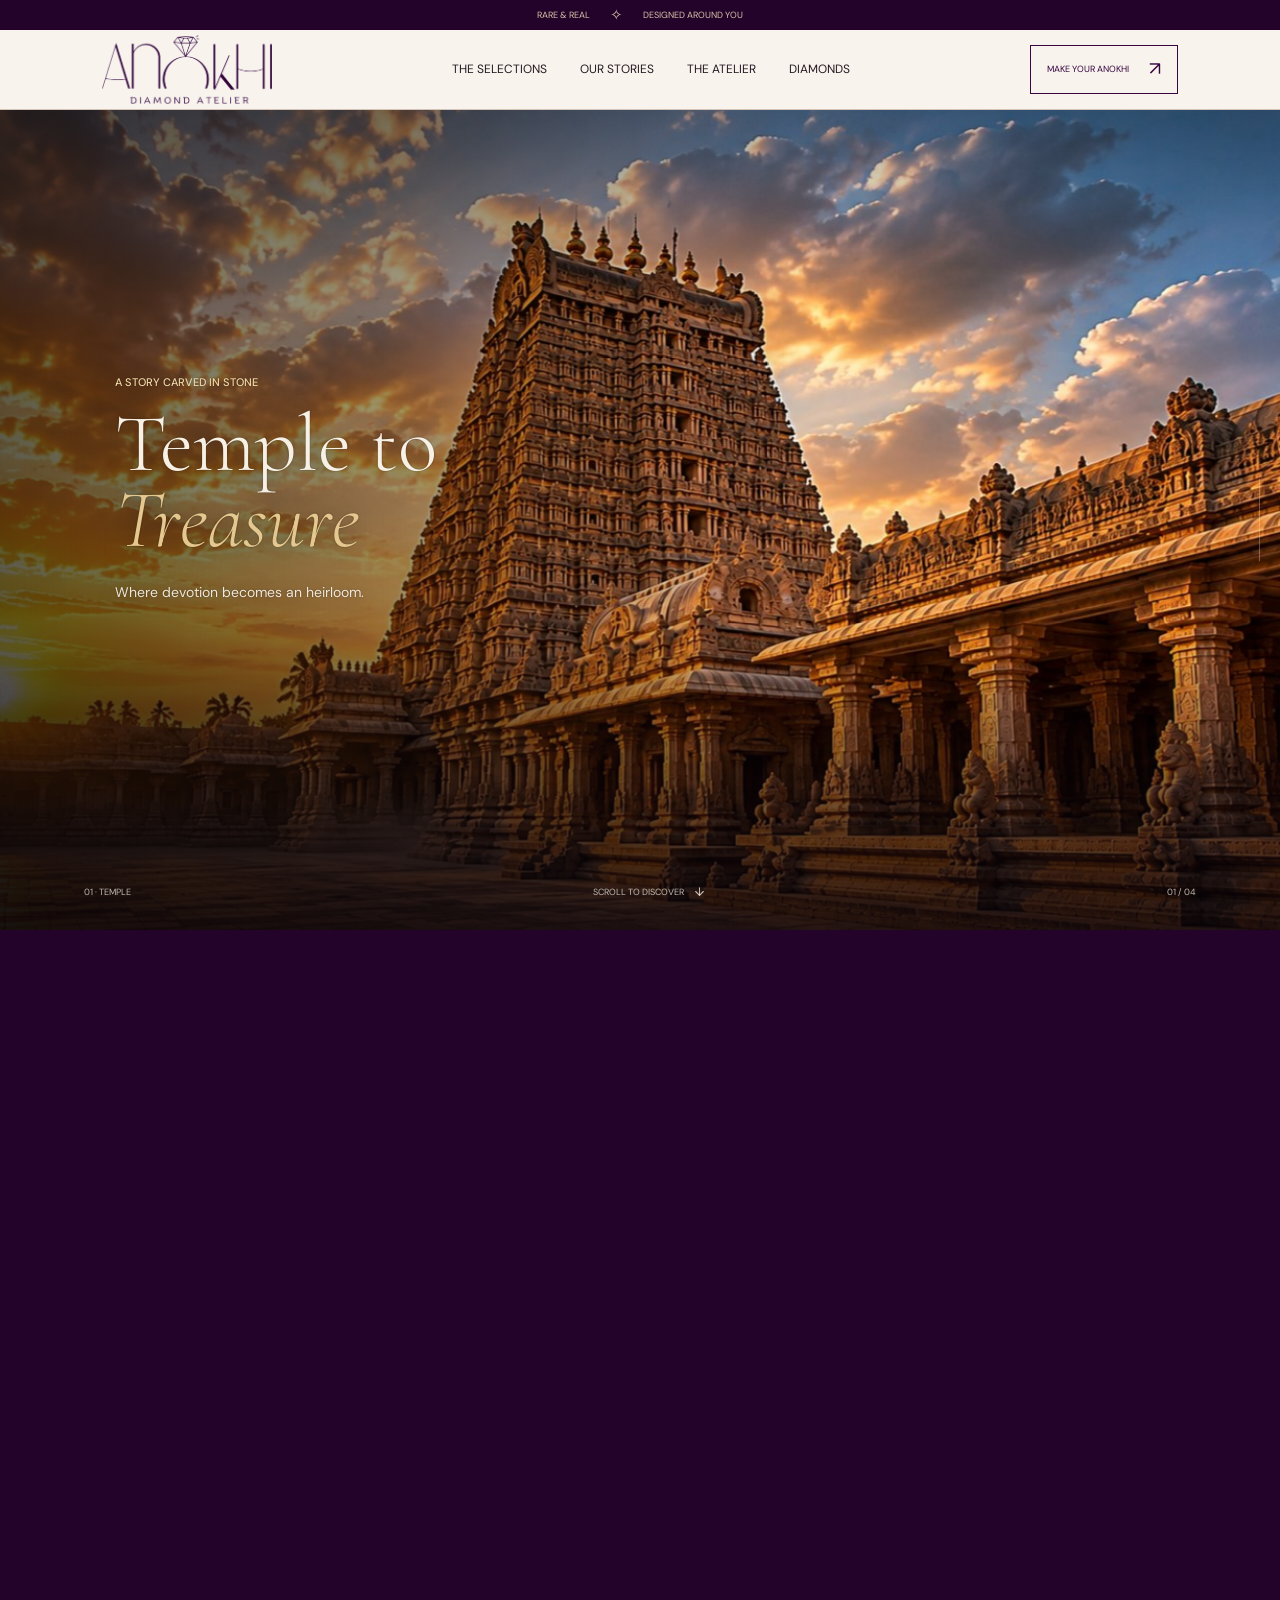
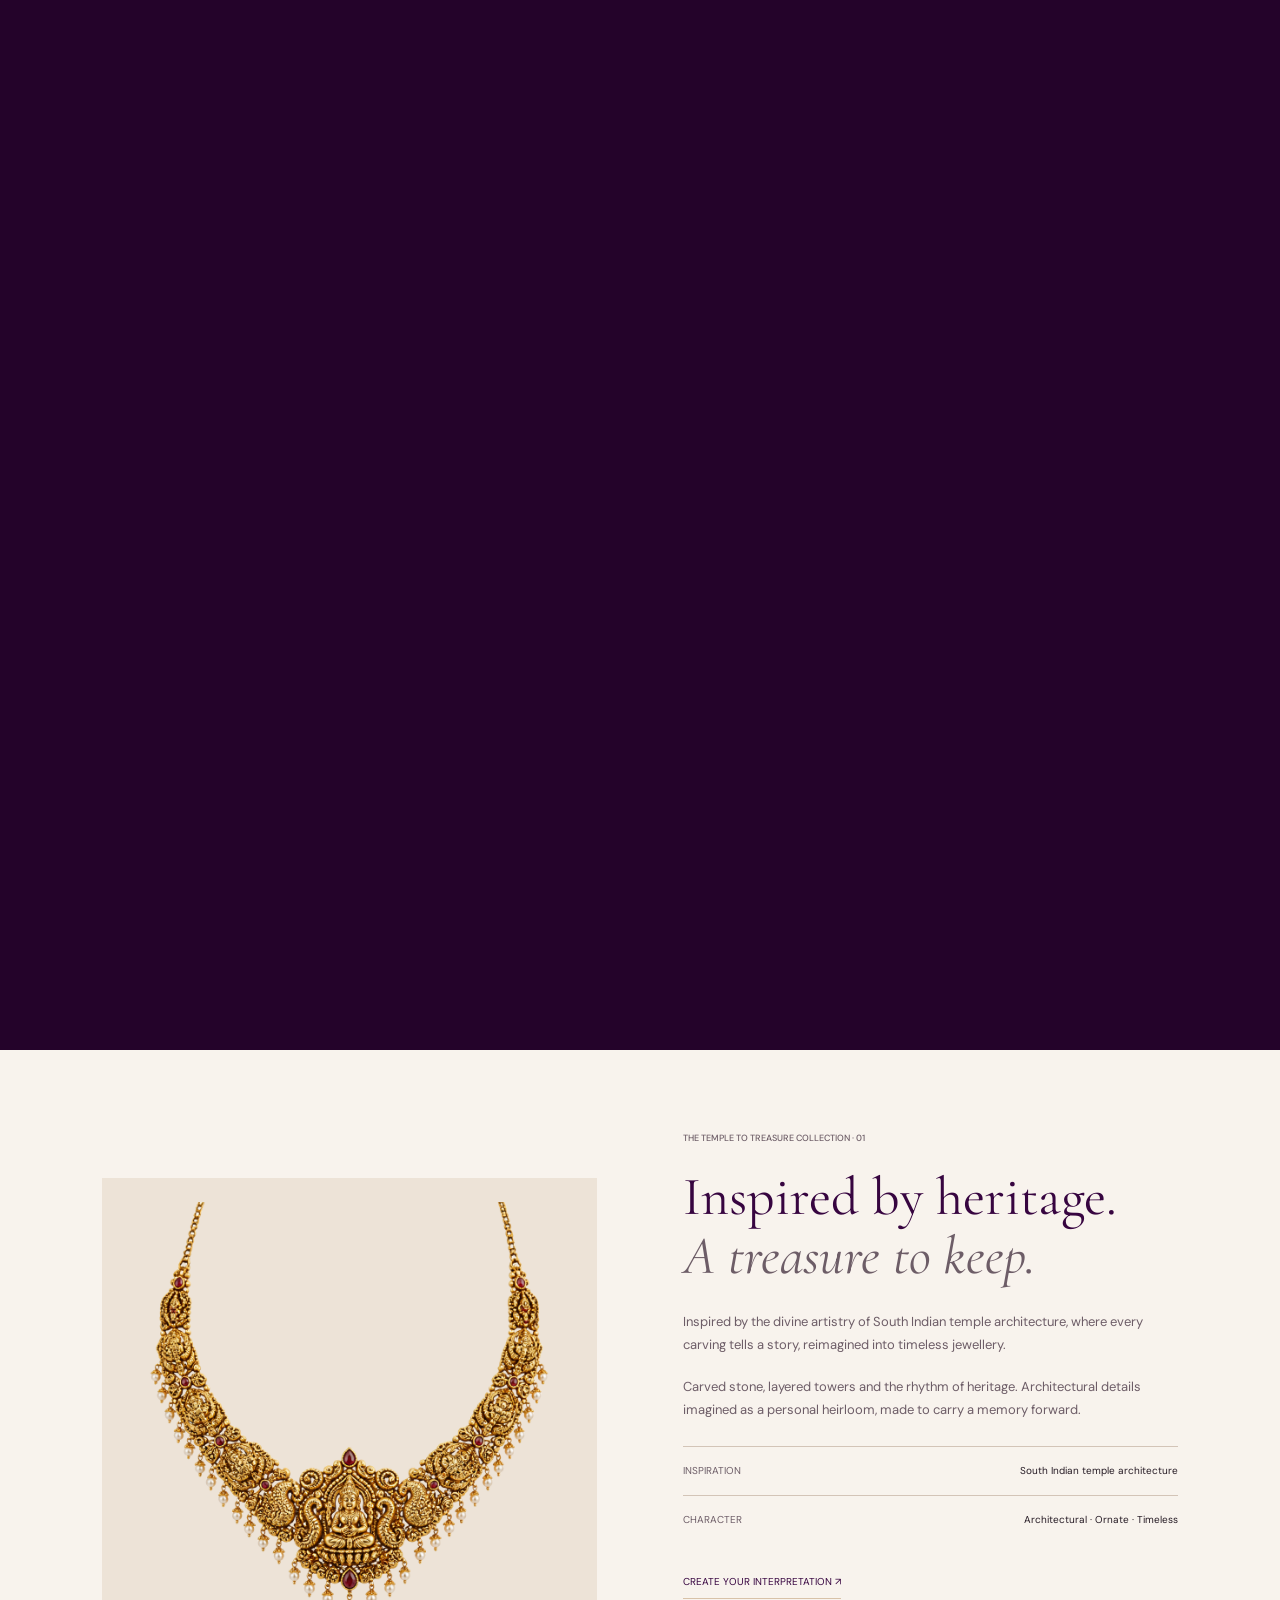
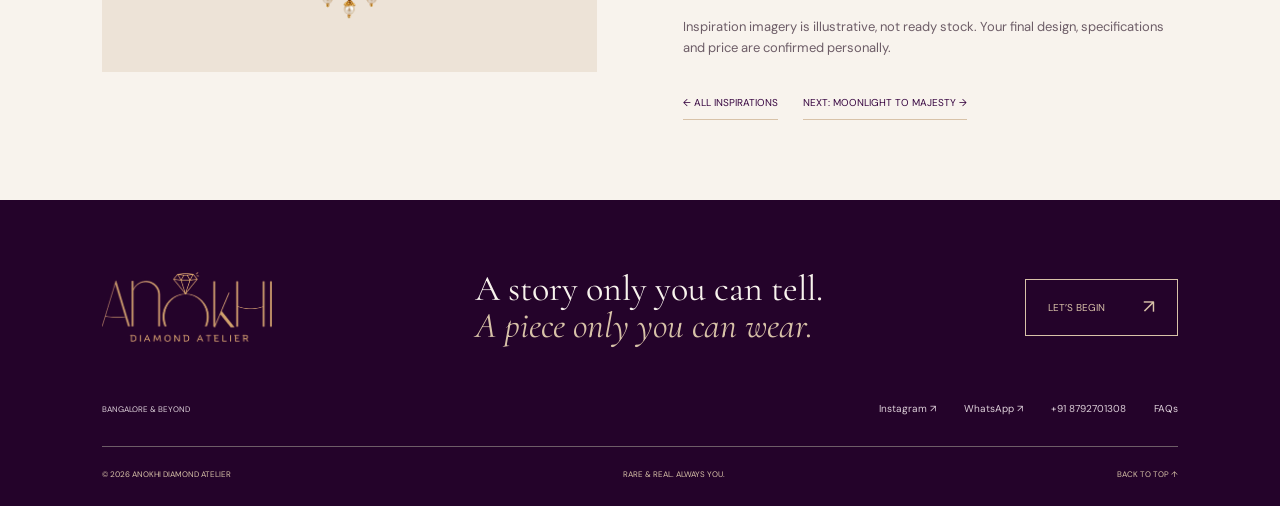
<file: temple.html>
<!DOCTYPE html>

<html lang="en"><head>
<meta charset="utf-8"/><meta content="width=device-width,initial-scale=1" name="viewport"/>
<title>Temple to Treasure | Anokhi Diamond Atelier</title>
<meta content="Inspired by the divine artistry of South Indian temple architecture, where every carving tells a story, reimagined into timeless jewellery." name="description"/>
<meta content="Temple to Treasure | Anokhi Diamond Atelier" property="og:title"/><meta content="Inspired by the divine artistry of South Indian temple architecture, where every carving tells a story, reimagined into timeless jewellery." property="og:description"/><meta content="website" property="og:type"/><meta content="summary_large_image" name="twitter:card"/>
<meta content="#24032a" name="theme-color"/>
<link href="https://fonts.googleapis.com" rel="preconnect"/><link crossorigin="" href="https://fonts.gstatic.com" rel="preconnect"/>
<link href="https://fonts.googleapis.com/css2?family=Cormorant+Garamond:ital,wght@0,400;0,500;0,600;1,400;1,500&amp;family=DM+Sans:wght@400;500;600&amp;display=swap" rel="stylesheet"/>
<link href="assets/favicon.svg" rel="icon" type="image/svg+xml"/><link href="styles.css" rel="stylesheet"/>
<link href="temple-reveal.css" rel="stylesheet"/><link href="story-pages.css" rel="stylesheet"/><link href="story-polish.css" rel="stylesheet"/></head><body class="temple-page"><a class="skip-link" href="#main">Skip to content</a><div class="announcement">RARE &amp; REAL <span>✧</span> DESIGNED AROUND YOU</div><header class="header">
<a aria-label="Anokhi Diamond Atelier home" class="wordmark" href="index.html#home"><img alt="Anokhi Diamond Atelier" height="70" src="assets/logo-plum.png" width="170"/></a>
<nav aria-label="Main navigation" id="navigation"><a href="index.html#selections">The selections</a><a href="index.html#stories">Our stories</a><a href="index.html#craft">The atelier</a><a href="index.html#diamonds">Diamonds</a></nav>
<a class="button button-outline nav-cta" href="index.html#journey-form">Make your Anokhi <span>↗</span></a>
<button aria-controls="navigation" aria-expanded="false" aria-label="Open menu" class="icon-button menu-button">☰</button>
</header><div aria-hidden="true" class="scroll-progress"><span></span></div><main id="main"><section aria-label="Temple to Treasure jewellery reveal" class="reveal-story temple-reveal" id="temple-reveal">
<div class="reveal-stage temple-stage">
<div aria-hidden="true" class="stage-ground"></div>
<div aria-hidden="true" class="temple-photo">
<img alt="Ornate South Indian temple gopuram and carved pillared hall at golden sunset" src="assets/temple-hero.jpg" width="1916" height="821" fetchpriority="high"/>
</div>
<div aria-hidden="true" class="temple-shade"></div>
<div aria-hidden="true" class="campaign-light"></div>
<div aria-hidden="true" class="necklace-art">
<img alt="" class="final-necklace" src="assets/temple-necklace-full.png"/>
<img alt="" class="assembly-piece piece-left-chain" data-piece="left-chain" src="assets/temple-piece-left-chain.png"/>
<img alt="" class="assembly-piece piece-right-chain" data-piece="right-chain" src="assets/temple-piece-right-chain.png"/>
<img alt="" class="assembly-piece piece-left-panel" data-piece="left-panel" src="assets/temple-piece-left-panel.png"/>
<img alt="" class="assembly-piece piece-right-panel" data-piece="right-panel" src="assets/temple-piece-right-panel.png"/>
<img alt="" class="assembly-piece piece-pendant" data-piece="pendant" src="assets/temple-piece-pendant.png"/>
</div>
<div class="reveal-title">
<span class="eyebrow">A story carved in stone</span>
<h1>Temple to<br/><em>Treasure</em></h1>
<p>Where devotion becomes an heirloom.</p>
</div>
<div aria-atomic="true" aria-live="polite" class="reveal-caption">
<span class="eyebrow">01 · Temple</span>
<h2>Carved by time</h2>
<p>South Indian temple artistry begins the story.</p>
</div>
<div aria-hidden="true" class="story-footer">
<span class="chapter-label">01 · Temple</span>
<span class="scroll-label">Scroll to discover
              <svg aria-hidden="true" fill="none" height="13" stroke="currentColor" stroke-linecap="round" stroke-linejoin="round" stroke-width="2" viewbox="0 0 24 24" width="13" xmlns="http://www.w3.org/2000/svg">
<path d="M12 5v14"></path><path d="m19 12-7 7-7-7"></path>
</svg>
</span>
<span class="chapter-count">01 / 04</span>
</div>
<div aria-hidden="true" class="story-track"><div></div></div>
<div class="reveal-ending"><span class="eyebrow">The Temple to Treasure collection</span><h2>A treasure to keep.</h2><a class="ending-link" href="#temple-description">Explore the story ↗</a></div></div>
</section><section class="jewellery-details section" id="temple-description"><div class="jewellery-details-image"><img alt="Temple to Treasure ornate gold necklace with ruby and pearl details" loading="lazy" src="assets/temple-necklace-full.png"/></div><div class="jewellery-details-copy"><p class="eyebrow">THE TEMPLE TO TREASURE COLLECTION · 01</p><h2>Inspired by heritage.<br/><em>A treasure to keep.</em></h2><p>Inspired by the divine artistry of South Indian temple architecture, where every carving tells a story, reimagined into timeless jewellery.</p><p>Carved stone, layered towers and the rhythm of heritage. Architectural details imagined as a personal heirloom, made to carry a memory forward.</p><dl><div><dt>INSPIRATION</dt><dd>South Indian temple architecture</dd></div><div><dt>CHARACTER</dt><dd>Architectural · Ornate · Timeless</dd></div></dl><a class="text-link" href="index.html#journey-form">Create your interpretation ↗</a><p class="image-note">Inspiration imagery is illustrative, not ready stock. Your final design, specifications and price are confirmed personally.</p><div class="story-detail-links"><a class="text-link" href="index.html#stories">← All inspirations</a><a class="text-link" href="moonlight.html">Next: Moonlight to Majesty →</a></div></div></section></main><footer class="footer"><div class="footer-top"><a class="wordmark" href="index.html#home"><img alt="Anokhi Diamond Atelier" height="70" src="assets/logo-gold.png" width="170"/></a><h2>A story only you can tell.<br><em>A piece only you can wear.</em></br></h2><a class="button button-outline" href="index.html#journey-form">Let’s begin <span>↗</span></a></div><div class="footer-links"><span>BANGALORE &amp; BEYOND</span><a href="https://instagram.com/anokhi_diamond_atelier" rel="noopener" target="_blank">Instagram ↗</a><a href="https://wa.me/918792701308" rel="noopener" target="_blank">WhatsApp ↗</a><a href="tel:+918792701308">+91 8792701308</a><a href="index.html#faq">FAQs</a></div><div class="footer-bottom"><span>© 2026 ANOKHI DIAMOND ATELIER</span><span>RARE &amp; REAL. ALWAYS YOU.</span><a href="index.html#home">BACK TO TOP ↑</a></div></footer><script defer="" src="script.js"></script><script defer="" src="story-polish.js"></script><script defer src="reveal-smooth.js"></script><script defer="" src="temple-reveal.js"></script></body></html>
</file>
<file: styles.css>
:root{--plum:oklch(0.249130 0.109031 320.8345);--deep:oklch(0.193347 0.082178 321.2325);--ivory:oklch(0.966362 0.009628 72.6621);--champagne:oklch(0.825734 0.043177 71.8103);--beige:oklch(0.920470 0.019451 72.5655);--ink:oklch(0.235662 0.024989 329.3814);--muted:oklch(0.497252 0.025582 340.1761);--border:oklch(.83 .025 65);--rose:oklch(0.755794 0.042718 0.9562);--on-dark:oklch(.87 .019 335);--shade:oklch(.16 .06 320 / .7);--shadow:0 25px 55px oklch(.19 .087 320 / .18);--display:'Cormorant Garamond',Georgia,serif;--body:'DM Sans',Arial,sans-serif;--ease:cubic-bezier(.22,1,.36,1)}
*{box-sizing:border-box}html{scroll-behavior:smooth;scroll-padding-top:100px}body{margin:0;color:var(--ink);background:var(--ivory);font:13px/1.8 var(--body);letter-spacing:0}h1,h2,h3,p{margin:0}h1,h2,h3{font-family:var(--display);font-weight:400;line-height:1.04;letter-spacing:0}h2{font-size:56px;color:var(--plum)}em{font-weight:400}a{color:inherit;text-decoration:none}button,input,select,textarea{font:inherit}button,a,input,select,textarea{-webkit-tap-highlight-color:transparent}button{cursor:pointer}img{display:block;max-width:100%}button{color:inherit}a:focus-visible,button:focus-visible,input:focus-visible,select:focus-visible,textarea:focus-visible,summary:focus-visible{outline:2px solid var(--rose);outline-offset:5px}[hidden]{display:none!important}.skip-link{position:fixed;left:15px;top:-100px;padding:12px;background:var(--ivory);z-index:100}.skip-link:focus{top:15px}.announcement{height:30px;display:flex;align-items:center;justify-content:center;gap:20px;background:var(--deep);color:var(--champagne);font-size:9px}.announcement span{font-size:15px}.header{height:98px;padding:0 5.4%;display:flex;align-items:center;justify-content:space-between;gap:35px;background:var(--ivory);position:sticky;top:0;z-index:30;border-bottom:1px solid var(--border)}.wordmark{font:500 34px/.85 var(--display);color:var(--plum)}.wordmark span{display:block;text-align:center;font:8px/1 var(--body);margin-top:10px}.header nav{display:flex;gap:33px;font-size:10px;text-transform:uppercase}.header nav a{position:relative;padding:9px 0}.header nav a::after{content:'';position:absolute;left:0;bottom:3px;width:0;height:1px;background:var(--plum);transition:width .3s}.header nav a:hover::after{width:100%}.button{display:inline-flex;align-items:center;justify-content:space-between;gap:38px;min-height:48px;padding:13px 22px;text-transform:uppercase;font-size:10px;border:1px solid var(--plum);transition:background .3s,color .3s;line-height:1.5}.button span{font-size:19px}.button-filled{background:var(--plum);color:var(--ivory)}.button-filled:hover{background:var(--deep)}.button-outline{background:transparent;color:var(--plum)}.button-outline:hover{background:var(--plum);color:var(--ivory)}.icon-button{width:43px;height:43px;display:inline-grid;place-items:center;background:transparent;border:1px solid var(--border);border-radius:50%;font-size:20px;transition:background .25s,color .25s}.icon-button:hover{background:var(--plum);color:var(--ivory);border-color:var(--plum)}.menu-button{display:none}.hero{height:670px;min-height:580px;position:relative;background:var(--deep);color:var(--ivory);overflow:hidden}.hero-photo{position:absolute;inset:0;width:100%;height:100%;object-fit:cover;object-position:center;animation:hero-in 1.5s var(--ease)}.hero::after{content:'';position:absolute;inset:0;background:linear-gradient(90deg,var(--shade),transparent 76%);pointer-events:none}.hero-content{position:relative;z-index:1;margin-left:8%;padding-top:110px;width:530px}.eyebrow{font-size:9px;font-weight:500;color:var(--muted);text-transform:uppercase;margin-bottom:22px}.hero .eyebrow{color:var(--champagne)}.hero h1{font-size:78px;line-height:.98}.hero h1 em{font-size:64px;color:var(--champagne)}.hero-description{font-size:13px;color:var(--on-dark);margin:26px 0 29px;line-height:1.9}.hero .button-filled{background:var(--champagne);color:var(--deep);border-color:var(--champagne);min-width:246px}.hero .button-filled:hover{background:var(--ivory)}.hero-secondary{display:block;margin-top:21px;font-size:10px;color:var(--champagne)}.hero-secondary span{margin-left:16px}.hero-bottom{position:absolute;z-index:1;bottom:25px;left:5.4%;right:5.4%;display:flex;justify-content:space-between;align-items:center;font-size:8px;color:var(--champagne)}.hero-bottom a span{margin-left:15px;font-size:16px}.values-band{display:flex;justify-content:space-around;align-items:center;gap:18px;min-height:68px;background:var(--beige);color:var(--plum);font:italic 19px var(--display);padding:15px 5%}.values-band i{font-style:normal;font-size:18px;color:var(--muted)}.section{padding:100px 8%;scroll-margin-top:10px}.belief{text-align:center;padding-top:90px;padding-bottom:72px}.belief h2{font-size:52px}.belief h2 em{color:var(--muted)}.belief>p:not(.eyebrow){margin-top:25px;color:var(--muted);font-size:12px}.small-diamond{display:inline-block;margin-top:26px;font-size:27px;color:var(--rose)}.section-heading{display:flex;justify-content:space-between;align-items:flex-end;gap:30px;margin-bottom:40px}.section-heading .eyebrow{margin-bottom:18px}.section-aside{color:var(--muted);max-width:340px;font-size:12px}.gallery-controls{display:flex;gap:10px;align-items:center;justify-content:flex-end;margin-top:24px}.gallery-controls>span{margin-right:16px;font-size:10px}.selections{padding-top:30px}.squeeze-gallery{display:flex;gap:14px;height:465px;overflow:hidden}.jewel-panel{flex:1;min-width:0;transition:flex .8s var(--ease);overflow:hidden;position:relative}.jewel-panel.active{flex:1.75}.panel-trigger{position:relative;display:block;padding:0;background:var(--beige);border:0;width:100%;height:100%;overflow:hidden;text-align:left}.panel-trigger img{width:100%;height:100%;object-fit:cover;transition:transform 1s var(--ease)}.panel-trigger:hover img{transform:scale(1.045)}.panel-number{position:absolute;top:21px;left:24px;font-size:10px;color:var(--plum)}.panel-title{position:absolute;bottom:40px;left:25px;font:32px var(--display);color:var(--plum);z-index:1;white-space:nowrap}.panel-category{position:absolute;bottom:21px;left:26px;font-size:8px;color:var(--muted);z-index:1}.panel-trigger::after{content:'';position:absolute;inset:60% 0 0;background:linear-gradient(transparent,var(--beige))}.selection-description{display:flex;justify-content:space-between;align-items:center;gap:30px;margin-top:25px;font-size:12px;color:var(--muted)}.selection-description strong{color:var(--plum);font-weight:500}.text-link{display:inline-flex;align-items:center;gap:28px;font-size:10px;text-transform:uppercase;border-bottom:1px solid var(--champagne);padding:0 0 7px;color:var(--plum);white-space:nowrap}.text-link span{font-size:18px}.text-link:hover{border-color:var(--plum)}.image-note{font-size:9px;color:var(--muted);margin-top:19px;line-height:1.6}.stories{background:var(--deep);color:var(--ivory);padding-bottom:66px;overflow:hidden}.story-intro{text-align:center}.stories .eyebrow{color:var(--champagne)}.stories h2{color:var(--ivory)}.stories h2 em{color:var(--champagne)}.story-intro>p:last-child{margin-top:23px;color:var(--on-dark);font-size:12px}.story-layout{display:grid;grid-template-columns:1.1fr 1fr;gap:10%;align-items:center;margin-top:85px}.story-stack{position:relative;height:420px;isolation:isolate}.story-image{position:absolute;padding:0;border:0;background:var(--deep);width:62%;height:95%;top:3%;left:19%;overflow:hidden;border-radius:2px;box-shadow:var(--shadow);transition:transform .85s var(--ease),opacity .6s;z-index:1}.story-image img{height:100%;width:100%;object-fit:cover}.story-image.active{transform:translateX(0) rotate(0);z-index:3}.story-image.previous{transform:translate(-23%,-6%) rotate(-12deg) scale(.86);z-index:2;opacity:.65}.story-image.next{transform:translate(23%,-6%) rotate(12deg) scale(.86);z-index:2;opacity:.65}.story-copy h3{font-size:44px;color:var(--ivory)}.story-quote{font:italic 28px/1.3 var(--display);color:var(--champagne);margin-top:25px}.story-copy>p:not(.eyebrow):not(.story-quote){color:var(--on-dark);font-size:12px;line-height:1.95;margin:22px 0}.stories .text-link{color:var(--champagne)}.story-controls{display:flex;gap:12px;align-items:center;margin-top:35px}.stories .icon-button{color:var(--champagne);border-color:var(--muted)}.stories .icon-button:hover{color:var(--deep);background:var(--champagne)}.story-controls>span{font-size:9px;margin-left:17px;color:var(--champagne)}.stories .image-note{color:var(--on-dark);text-align:center;margin-top:55px}.craft{display:grid;grid-template-columns:1fr 1fr;background:var(--beige)}.craft-photo{position:relative;height:610px;overflow:hidden}.craft-photo img{width:100%;height:100%;object-fit:cover}.craft-photo span{position:absolute;bottom:25px;left:35px;color:var(--ivory);font-size:9px;text-shadow:0 2px 8px var(--deep)}.craft-copy{padding:80px 13%;align-self:center}.craft-copy h2{font-size:45px}.craft-copy>p:not(.eyebrow){margin-top:22px;color:var(--muted);font-size:12px}.craft-signature{font:italic 33px var(--display);margin:28px 0;color:var(--plum)}.paths-grid{display:grid;grid-template-columns:repeat(3,1fr);gap:32px}.path{padding:25px 0 6px;border-top:1px solid var(--border);position:relative}.path>span{font-size:9px;color:var(--muted)}.path h3{font-size:31px;color:var(--plum);margin-top:22px}.path p{margin:17px 0 23px;max-width:270px;color:var(--muted);font-size:12px}.path b{font-size:10px;text-transform:uppercase;font-weight:400}.path:hover{border-color:var(--plum)}.diamond-band{background:var(--plum);color:var(--ivory);text-align:center}.diamond-band .eyebrow{color:var(--champagne)}.diamond-band h2{color:var(--ivory)}.diamond-band h2 em{color:var(--champagne)}.diamond-heading>p:last-child{color:var(--on-dark);margin-top:24px;font-size:12px}.diamond-origins{display:grid;grid-template-columns:repeat(3,1fr);gap:45px;text-align:left;margin-top:50px}.diamond-origins article{border-top:1px solid var(--muted);padding-top:24px}.diamond-origins span{font-size:9px;color:var(--champagne)}.diamond-origins h3{font-size:34px;margin:18px 0 15px}.diamond-origins p{font-size:12px;color:var(--on-dark);max-width:290px}.diamond-band .text-link{margin-top:45px;color:var(--champagne)}.founder{text-align:center}.founder h2{font-size:52px}.founder>p:not(.eyebrow){color:var(--plum);margin-top:27px}.founder>p span{font-size:8px;margin-left:10px;color:var(--muted)}.founder .founder-description{font-size:12px;color:var(--muted)}.personalisation{background:var(--beige);display:grid;grid-template-columns:1fr 1.25fr;gap:10%}.enquiry-heading h2{font-size:62px}.enquiry-heading>p:not(.eyebrow){font-size:12px;color:var(--muted);margin-top:25px}.enquiry-heading .text-link{margin-top:30px}.form-row{display:grid;grid-template-columns:1fr 1fr;gap:24px}.enquiry-form label{font-size:9px;text-transform:uppercase;color:var(--muted);display:block;margin-bottom:24px}.enquiry-form input,.enquiry-form select,.enquiry-form textarea{display:block;width:100%;background:transparent;border:0;border-bottom:1px solid var(--border);border-radius:0;padding:12px 0;font-size:12px;color:var(--ink);outline-offset:2px;text-transform:none;min-width:0}.enquiry-form textarea{resize:vertical}.enquiry-form .button{margin-top:5px}.form-note{font-size:9px;color:var(--muted);margin-top:16px}#form-status{color:var(--plum);font-size:12px;margin-top:15px}#send-enquiry{margin-top:12px}.faq{text-align:center}.faq-list{max-width:760px;margin:40px auto 0;text-align:left}.faq-list details{border-bottom:1px solid var(--border);padding:19px 0}.faq-list summary{display:flex;justify-content:space-between;gap:25px;cursor:pointer;font:24px var(--display);color:var(--plum);list-style:none}.faq-list summary::-webkit-details-marker{display:none}.faq-list details p{font-size:12px;color:var(--muted);margin-top:15px;max-width:690px}.faq-list details[open] summary span{transform:rotate(45deg)}.footer{background:var(--deep);color:var(--ivory);padding:70px 5.4% 25px}.footer-top{display:flex;justify-content:space-between;align-items:center;gap:40px}.footer .wordmark{color:var(--champagne)}.footer h2{font-size:36px;color:var(--ivory)}.footer h2 em{color:var(--champagne)}.footer .button-outline{border-color:var(--champagne);color:var(--champagne)}.footer .button:hover{background:var(--champagne);color:var(--deep)}.footer-links{display:flex;gap:28px;align-items:center;margin-top:55px;color:var(--on-dark);font-size:10px}.footer-links>span{margin-right:auto;font-size:8px}.footer-bottom{display:flex;justify-content:space-between;gap:20px;border-top:1px solid var(--muted);padding-top:20px;margin-top:28px;color:var(--champagne);font-size:8px}.js .reveal{opacity:0;transform:translateY(22px);transition:opacity .9s var(--ease),transform .9s var(--ease)}.js .reveal.visible{opacity:1;transform:translateY(0)}.story-copy.changing{animation:copy-in .65s var(--ease)}@keyframes hero-in{from{transform:scale(1.035)}to{transform:scale(1)}}@keyframes copy-in{from{opacity:0;transform:translateY(15px)}to{opacity:1;transform:none}}
@media(min-width:1500px){.hero{height:730px}.hero-content{padding-top:130px}.section{padding-left:max(8%,calc((100% - 1280px)/2));padding-right:max(8%,calc((100% - 1280px)/2))}}
@media(max-width:1000px){.header{gap:22px;padding:0 5%;height:82px}.header nav{gap:20px}.nav-cta{font-size:9px;padding:10px 15px;gap:20px}.hero-content{margin-left:6%;width:450px}.hero h1{font-size:70px}.hero h1 em{font-size:54px}.hero{height:640px}.section{padding:80px 6%}.selections{padding-top:20px}.story-layout{gap:6%}.story-copy h3{font-size:38px}.craft-copy{padding:55px 10%}.craft-copy h2{font-size:38px}.craft-photo{height:560px}.footer-top{gap:25px}.footer h2{font-size:30px}}
@media(max-width:700px){html{scroll-padding-top:75px}.announcement{height:27px;font-size:8px}.header{height:75px;padding:0 6%}.wordmark{font-size:30px}.header nav{display:none;position:absolute;top:75px;left:0;right:0;background:var(--ivory);padding:25px 6%;border-bottom:1px solid var(--border);flex-direction:column;font-size:12px}.header nav.open{display:flex}.menu-button{display:grid;width:36px;height:36px;font-size:20px;border:0}.nav-cta{margin-left:auto;min-height:36px;font-size:8px;gap:12px;padding:9px 11px}.nav-cta span{font-size:15px}.hero{height:660px;min-height:0}.hero-photo{object-position:65% center}.hero::after{background:linear-gradient(90deg,var(--shade),transparent)}.hero-content{padding-top:83px;margin-left:7%;width:86%}.hero h1{font-size:64px}.hero h1 em{font-size:46px}.hero-description{max-width:285px;font-size:12px}.hero .eyebrow{font-size:8px}.hero-bottom{left:7%;right:7%;font-size:7px;bottom:21px}.hero-bottom>span:first-child{display:none}.values-band{min-height:56px;flex-wrap:wrap;gap:9px 16px;font-size:16px;padding:12px 5%}.values-band>span:last-child,.values-band i:last-of-type{display:none}.values-band i{font-size:13px}.section{padding:64px 7%}h2{font-size:42px}.belief h2{font-size:40px}.belief{padding-bottom:48px}.belief>p:not(.eyebrow){font-size:11px}.eyebrow{font-size:8px;margin-bottom:18px}.section-heading{align-items:flex-start;gap:24px;margin-bottom:28px}.section-heading h2{font-size:38px}.section-heading .section-aside{max-width:150px;font-size:10px;padding-top:12px}.gallery-controls{gap:7px;flex-wrap:wrap;justify-content:flex-start;margin-top:20px}.gallery-controls>span{width:100%;font-size:9px}.icon-button{width:36px;height:36px;font-size:19px}.selections{padding-top:12px}.squeeze-gallery{height:350px;gap:8px}.jewel-panel.active{flex:3}.panel-number{left:13px;top:14px;font-size:9px}.panel-title{font-size:25px;left:14px;bottom:34px}.panel-category{left:15px;bottom:18px;font-size:7px}.jewel-panel:not(.active) .panel-title{writing-mode:vertical-rl;transform:rotate(180deg);font-size:23px;left:50%;bottom:22px;translate:-50% 0}.jewel-panel:not(.active) .panel-category{display:none}.selection-description{align-items:flex-start;gap:15px;font-size:11px}.selection-description p{max-width:230px}.selection-description .text-link{font-size:8px;gap:10px}.image-note{font-size:8px}.story-intro h2{font-size:40px}.story-intro>p:last-child{font-size:11px}.story-layout{grid-template-columns:1fr;gap:38px;margin-top:60px}.story-stack{height:365px;width:100%;max-width:410px;margin:auto}.story-image{width:57%;left:21.5%}.story-copy{padding:0 3%}.story-copy h3{font-size:40px}.story-quote{font-size:27px}.story-copy>p:not(.eyebrow):not(.story-quote){font-size:12px}.stories .image-note{margin-top:36px}.craft{grid-template-columns:1fr}.craft-photo{height:400px}.craft-copy{padding:56px 7%}.craft-copy h2{font-size:40px}.paths .section-heading{display:block}.paths .section-aside{max-width:none;margin-top:18px}.paths-grid{grid-template-columns:1fr;gap:26px}.path{padding-top:19px}.path h3{margin-top:12px}.path p{margin:12px 0 15px;max-width:none}.diamond-origins{grid-template-columns:1fr;gap:28px;margin-top:35px}.diamond-origins article{padding-top:20px}.diamond-origins h3{margin:12px 0;font-size:32px}.diamond-origins p{max-width:none}.founder h2{font-size:38px}.founder>p span{display:block;margin:8px 0 0}.personalisation{grid-template-columns:1fr;gap:38px}.enquiry-heading h2{font-size:48px}.form-row{gap:18px}.enquiry-form label{font-size:8px}.faq h2{font-size:38px}.faq-list{margin-top:25px}.faq-list summary{font-size:22px;line-height:1.25}.footer{padding:55px 7% 23px}.footer-top{flex-wrap:wrap;gap:32px}.footer-top h2{width:100%;order:2;font-size:33px}.footer-top .button{margin-left:auto;gap:22px;font-size:9px;min-height:40px;padding:9px 14px}.footer-links{flex-wrap:wrap;gap:16px;margin-top:33px}.footer-links>span{width:100%}.footer-bottom{flex-wrap:wrap;font-size:7px;gap:14px}.footer-bottom>span:nth-child(2){display:none}}
@media(prefers-reduced-motion:reduce){html{scroll-behavior:auto}*,*::before,*::after{animation:none!important;transition:none!important}.js .reveal{opacity:1;transform:none}}

/* Requested presentation updates */
:root {--background:var(--ivory);--foreground:var(--ink);--primary:var(--plum);--primary-foreground:var(--ivory);--radius:2px;--selection-backdrop:oklch(.18 .04 325);--button-shadow:none;}
.header{height:80px}.header .wordmark{font-size:37px}.header nav{font-size:12px}.nav-cta{font-size:9px}
.atelier-button{border-radius:0;min-height:43px;padding:11px 20px;font-size:10px;text-transform:uppercase;gap:26px;box-shadow:var(--button-shadow)}
.atelier-filled{background:var(--plum);color:var(--ivory);border:1px solid var(--plum)}.atelier-filled:hover{background:var(--deep)}
.atelier-outline{background:transparent;color:var(--plum);border:1px solid var(--plum)}.atelier-outline:hover{background:var(--plum);color:var(--ivory)}
.atelier-arrow{width:42px;height:42px;border:1px solid var(--border);border-radius:50%;background:transparent;color:var(--plum)}.atelier-arrow:hover{background:var(--plum);color:var(--ivory)}
.belief-line{display:block;opacity:.15;transform:translateY(14px);transition:opacity .75s var(--ease),transform .75s var(--ease)}.belief-line.visible{opacity:1;transform:none}.belief-description{margin-top:25px;color:var(--muted);line-height:2}
.squeeze-gallery{height:530px;gap:16px}.jewel-panel.active{flex:1.25}.panel-trigger{border-radius:0;background:var(--selection-backdrop);white-space:normal;display:block}.panel-trigger img{object-fit:contain;transform:none}.panel-trigger:hover img{transform:none}.panel-trigger::after{background:linear-gradient(transparent,var(--selection-backdrop))}.panel-number,.panel-title{color:var(--ivory)}.panel-category{color:var(--champagne)}
.story-intro{display:flex;align-items:flex-end;justify-content:space-between;text-align:left;gap:40px}.story-intro>p:last-child{max-width:350px;margin:0 0 5px}.stories{padding-top:64px}.testimonial-grid{display:grid;grid-template-columns:1.15fr 1fr;gap:9%;align-items:center;margin-top:45px}.image-container{position:relative;height:520px;isolation:isolate}.testimonial-image{position:absolute;top:0;left:16%;width:68%;height:100%;object-fit:contain;background:var(--deep);transition:transform .7s var(--ease),opacity .6s;border-radius:2px;box-shadow:var(--shadow)}.testimonial-image.active{z-index:3;opacity:1;transform:none}.testimonial-image.previous{z-index:2;opacity:.55;transform:translateX(-20%) rotate(-9deg) scale(.88)}.testimonial-image.next{z-index:2;opacity:.55;transform:translateX(20%) rotate(9deg) scale(.88)}.testimonial-image.hidden{opacity:0}.testimonial-content h3{font-size:46px;color:var(--ivory)}.testimonial-quote{font:italic 29px/1.35 var(--display);color:var(--champagne);margin:22px 0}.testimonial-description{font-size:12px;color:var(--on-dark);line-height:1.95;margin-bottom:25px}.stories .atelier-arrow{border-color:var(--muted);color:var(--champagne)}.stories .atelier-arrow:hover{background:var(--champagne);color:var(--deep)}.stories .image-note{margin-top:28px}.arrow-buttons{display:flex;align-items:center;gap:12px;margin-top:30px}.slide-count{font-size:10px;color:var(--champagne);margin-left:15px}.pause-button{margin-left:auto}.hero{height:620px;min-height:0}.hero-content{padding-top:88px}.section{padding-top:80px;padding-bottom:80px}.selections{padding-top:25px}.stories{padding-top:64px;padding-bottom:44px}
@media(max-width:1000px){.header{gap:20px}.header nav{gap:18px;font-size:11px}.header .wordmark{font-size:34px}.image-container{height:470px}.testimonial-grid{gap:6%}}
@media(max-width:700px){.header{height:66px;padding:0 6%;gap:12px}.header .wordmark{font-size:30px}.header nav{top:66px;font-size:12px}.header .nav-cta{font-size:8px;min-height:32px;padding:7px 10px;gap:8px}.menu-button{display:inline-grid}.section{padding:56px 7%}.hero{height:610px}.hero-content{padding-top:85px}.belief h2{font-size:36px}.belief-description{font-size:11px}.squeeze-gallery{height:410px;gap:7px}.jewel-panel.active{flex:2.4}.panel-title{font-size:25px}.section-heading{gap:14px}.section-heading h2{font-size:35px}.story-intro{display:block}.story-intro>p:last-child{margin-top:20px;max-width:none}.testimonial-grid{grid-template-columns:1fr;gap:32px;margin-top:32px}.image-container{height:480px}.testimonial-image{width:74%;left:13%}.testimonial-content h3{font-size:40px}.stories{padding-bottom:40px}.atelier-arrow{height:36px;width:36px}.hero h1{font-size:58px}.hero h1 em{font-size:43px}.belief-line{overflow-wrap:break-word}}
@media(prefers-reduced-motion:reduce){.belief-line{opacity:1;transform:none}.testimonial-image{transition:none}}

/* Standalone reference controls */
.header .nav-cta{min-height:38px;padding:9px 16px;font-size:9px;gap:20px}
.story-layout{grid-template-columns:1.15fr 1fr;margin-top:45px;gap:9%}.story-stack{height:520px}.story-image{height:100%;top:0;width:68%;left:16%}.story-image img{object-fit:contain}.story-image.active{transform:none}.story-image.previous{transform:translateX(-20%) rotate(-9deg) scale(.88)}.story-image.next{transform:translateX(20%) rotate(9deg) scale(.88)}
@media(max-width:700px){.header .nav-cta{min-height:32px;padding:7px 10px;font-size:8px;gap:8px}.story-layout{grid-template-columns:1fr;gap:32px;margin-top:32px}.story-stack{height:480px;max-width:100%}.story-image{width:74%;left:13%}.story-intro>div h2{font-size:40px}}

/* Shared alignment and fitted inspiration imagery */

:root{--content-gutter:8%;--logo-width:170px;--jewellery-caption-shade:oklch(.16 .06 320 / .92)}
.header,.footer{padding-left:var(--content-gutter);padding-right:var(--content-gutter)}
.section{padding-left:var(--content-gutter);padding-right:var(--content-gutter)}
.hero-content{margin-left:var(--content-gutter)}
.hero-bottom{left:var(--content-gutter);right:var(--content-gutter)}
.wordmark{display:block;width:var(--logo-width);flex:none;line-height:1}
.wordmark img{width:100%;height:auto}
.story-stack{height:auto;aspect-ratio:1/1.02}
.story-image{width:68%;height:auto;aspect-ratio:2/3;top:0;left:16%;display:block}
.story-image img{width:100%;height:100%;object-fit:cover}
.story-image:focus-visible{outline:2px solid var(--champagne);outline-offset:5px}
.story-detail{min-height:calc(100vh - 110px);display:grid;grid-template-columns:1fr 1fr;gap:9%;align-items:center;background:var(--deep);color:var(--ivory)}
.story-detail-photo{width:100%;height:auto;object-fit:cover}
.story-detail h1{font-size:64px;color:var(--ivory)}
.story-detail .eyebrow,.story-detail .text-link{color:var(--champagne)}
.story-detail-description{color:var(--on-dark);margin:22px 0 30px;max-width:440px}
.story-detail-links{display:flex;gap:26px;flex-wrap:wrap;margin-top:35px}
@media(min-width:1500px){:root{--content-gutter:max(8%,calc((100% - 1280px)/2))}}
@media(max-width:1000px){:root{--content-gutter:6%;--logo-width:150px}.header{gap:18px}.header nav{gap:16px}}
@media(max-width:700px){:root{--content-gutter:7%;--logo-width:112px}.header{gap:10px}.header .nav-cta{font-size:7px;padding:7px 8px;gap:5px}.header nav{padding-left:var(--content-gutter);padding-right:var(--content-gutter)}.story-stack{aspect-ratio:1/1.02}.story-image{width:68%;left:16%}.story-copy{padding:0}.story-detail{grid-template-columns:1fr;gap:35px}.story-detail-photo{width:100%}.story-detail h1{font-size:44px}.footer-top .button{gap:12px}}
</file>
<file: squeeze-carousel.css>
/* Squeeze carousel (Selections) */
.sq{container-type:inline-size;width:100%;--sq-ease:cubic-bezier(.16,1,.3,1);--sq-ms:1000ms}
.sq-viewport{width:100%;height:var(--sq-h);overflow:hidden}
.sq-strip{display:flex;height:100%;width:max-content}
.sq-card{position:relative;isolation:isolate;flex:none;height:100%;padding:0;border:0;overflow:hidden;cursor:pointer;background:var(--selection-backdrop,var(--deep));color:var(--ivory);text-align:left;transition-property:width,margin-left;transition-timing-function:var(--sq-ease)}
.sq-card:focus-visible{outline:2px solid var(--rose);outline-offset:-4px}
/* every picture is drawn at one 16:9 block and centred, so a card only changes how much of it shows */
.sq-card img{position:absolute;inset:0 auto 0 50%;height:100%;width:var(--sq-hero);min-width:100%;max-width:none;transform:translateX(-50%);object-fit:contain}
.sq-card img.cover,.sq-card.cover img{object-fit:cover}
.sq-overlay{position:absolute;inset:auto 0 0 0;display:flex;flex-direction:column;gap:2px;padding:56px clamp(16px,2.4cqi,28px) clamp(14px,2cqi,24px);pointer-events:none;opacity:0;transition:opacity var(--sq-ms) var(--sq-ease);background:linear-gradient(to top,oklch(.16 .06 320/.85),transparent)}
.sq-card.is-front .sq-overlay{opacity:1}
.sq-overlay b{font:500 9px/1 var(--body);color:var(--champagne)}
.sq-overlay i{font:400 clamp(24px,3.2cqi,38px)/1.05 var(--display);font-style:normal;color:var(--ivory);white-space:nowrap}
.sq-overlay em{font:500 9px/1.4 var(--body);font-style:normal;color:var(--champagne)}
@media(max-width:700px){.sq-overlay i{white-space:normal}}
@media(prefers-reduced-motion:reduce){.sq-strip,.sq-card,.sq-overlay{transition:none!important}}
</file>
<file: journey.css>
/* Journey 3 — Anokhi, Your Way */
.journey{background:var(--beige);padding:0 0 100px}
.journey-intro{display:grid;grid-template-columns:1fr 1fr;align-items:stretch}
.journey-photo{position:relative;min-height:560px;overflow:hidden}
.journey-photo img{width:100%;height:100%;object-fit:cover;position:absolute;inset:0}
.journey-photo span{position:absolute;bottom:25px;left:35px;color:var(--ivory);font-size:9px;text-shadow:0 2px 8px var(--deep)}
.journey-copy{align-self:center;padding:80px 11%}
.journey-copy .eyebrow{color:var(--muted)}
.journey-copy h2{font-size:52px}
.journey-copy>p:not(.eyebrow){margin-top:20px;color:var(--muted);font-size:12px;max-width:520px}
.journey-copy .craft-signature{font:italic 33px var(--display);margin:28px 0;color:var(--plum)}
.journey-actions{display:flex;flex-wrap:wrap;gap:26px 34px;align-items:center}

.journey-form{width:min(860px,88%);margin:70px auto 0;background:var(--ivory);padding:clamp(28px,5vw,56px);border:1px solid var(--border);box-shadow:var(--shadow)}
.jf-head .eyebrow{color:var(--plum);margin-bottom:16px}
.jf-progress{display:flex;gap:8px;list-style:none;margin:0;padding:0}
.jf-progress li{flex:1;height:2px;background:var(--border);transition:background .4s}
.jf-progress li.on{background:var(--plum)}
.jf-step-label{font-size:9px;text-transform:uppercase;color:var(--muted);margin:10px 0 28px}
.jf-step{border:0;margin:0;padding:0;min-width:0}
.jf-step legend{padding:0;font:400 clamp(30px,4vw,42px)/1.08 var(--display);color:var(--plum)}
.jf-hint{font-size:12px;color:var(--muted);margin:8px 0 28px}
.jf-group{margin-bottom:28px}
.jf-q{font-size:9px;text-transform:uppercase;color:var(--muted);margin-bottom:12px}
.chips{display:flex;flex-wrap:wrap;gap:9px}
.chip{position:relative;display:inline-block;cursor:pointer}
.chip input{position:absolute;opacity:0;inset:0;width:100%;height:100%;margin:0;cursor:pointer}
.chip span{display:inline-block;padding:9px 18px;border:1px solid var(--border);border-radius:999px;font-size:12px;color:var(--ink);background:transparent;transition:background .25s,color .25s,border-color .25s}
.chip:hover span{border-color:var(--plum)}
.chip input:checked+span{background:var(--plum);border-color:var(--plum);color:var(--ivory)}
.chip input:focus-visible+span{outline:2px solid var(--rose);outline-offset:3px}
.journey-form label:not(.chip){display:block;font-size:9px;text-transform:uppercase;color:var(--muted);margin-bottom:24px}
.journey-form input:not([type=radio]),.journey-form select,.journey-form textarea{display:block;width:100%;min-width:0;background:transparent;border:0;border-bottom:1px solid var(--border);border-radius:0;padding:12px 0;font-size:13px;color:var(--ink);text-transform:none}
.journey-form textarea{resize:vertical}
.jf-row{display:grid;grid-template-columns:1fr 1fr;gap:24px}
.jf-nav{display:flex;gap:14px;flex-wrap:wrap;margin-top:12px}
.jf-nav .button{min-width:180px}
.journey-form #form-status{margin-top:14px;font-size:12px;color:var(--plum)}
.journey-form #send-enquiry{margin-top:18px}
/* without JS every step shows, one after another */
noscript+*{display:none}
@media(max-width:1000px){.journey-photo{min-height:420px}.journey-copy{padding:55px 8%}.journey-copy h2{font-size:40px}}
@media(max-width:700px){
  .journey{padding-bottom:56px}
  .journey-intro{grid-template-columns:1fr}
  .journey-photo{min-height:340px}
  .journey-copy{padding:48px 7%}
  .journey-copy h2{font-size:38px}
  .journey-form{width:calc(100% - 14%);margin-top:44px}
  .jf-row{grid-template-columns:1fr;gap:0}
  .jf-nav .button{flex:1;min-width:0}
}

/* Popup form */
.journey-modal{position:fixed;inset:0;z-index:300;display:grid;place-items:center;padding:20px;background:rgba(20,3,26,.72);-webkit-backdrop-filter:blur(6px);backdrop-filter:blur(6px);opacity:0;transition:opacity .3s ease}
.journey-modal[hidden]{display:none}
.journey-modal.open{opacity:1}
.journey-modal-panel{position:relative;width:min(780px,100%);max-height:calc(100svh - 40px);overflow-y:auto;overscroll-behavior:contain;background:var(--ivory);box-shadow:0 30px 80px rgba(0,0,0,.5);transform:translateY(18px) scale(.985);transition:transform .35s var(--ease,ease);outline:0}
.journey-modal.open .journey-modal-panel{transform:none}
.journey-modal .journey-form{width:100%;margin:0;border:0;box-shadow:none;background:transparent;padding:clamp(28px,5vw,52px) clamp(22px,5vw,52px) clamp(24px,4vw,40px)}
.journey-close{position:sticky;top:10px;float:right;z-index:3;margin:10px 12px 0 0;width:40px;height:40px;display:grid;place-items:center;border:1px solid var(--border);border-radius:50%;background:var(--ivory);color:var(--plum);font-size:24px;line-height:1;cursor:pointer;transition:background .25s,color .25s}
.journey-close:hover{background:var(--plum);color:var(--ivory);border-color:var(--plum)}
body.modal-open{overflow:hidden}
@media(max-width:700px){.journey-modal{padding:0;place-items:end center}.journey-modal-panel{max-height:94svh;width:100%}}
@media(prefers-reduced-motion:reduce){.journey-modal,.journey-modal-panel{transition:none}}
</file>
<file: simple-cards.css>
/* Collections: simple image cards (image as background, text on top). No hover or motion effects. */
.collection-cards{display:grid;grid-template-columns:repeat(5,1fr);gap:16px;margin-top:70px}
.collection-card{position:relative;display:block;aspect-ratio:3/4.2;overflow:hidden;background:var(--deep);border-radius:2px;color:var(--ivory)}
.collection-card img{position:absolute;inset:0;width:100%;height:100%;object-fit:cover}
.collection-card::after{content:"";position:absolute;inset:0;background:linear-gradient(to top,rgba(20,3,26,.88) 0%,rgba(20,3,26,.35) 42%,rgba(20,3,26,0) 70%)}
.collection-card-text{position:absolute;left:20px;right:20px;bottom:22px;z-index:2;display:flex;flex-direction:column;gap:8px}
.collection-card-text i{font:500 8px/1.4 var(--body);font-style:normal;letter-spacing:.14em;color:var(--champagne)}
.collection-card-text b{font:400 28px/1.1 var(--display);color:var(--ivory)}
.collection-card-text em{font:500 9px/1.4 var(--body);font-style:normal;letter-spacing:.12em;text-transform:uppercase;color:var(--champagne)}
.collection-card-text u{text-decoration:none;margin-left:6px}
.collection-card:focus-visible{outline:2px solid var(--rose);outline-offset:4px}
@media(max-width:1000px){.collection-cards{grid-template-columns:repeat(3,1fr)}}
@media(max-width:700px){.collection-cards{grid-template-columns:1fr 1fr;gap:12px;margin-top:48px}.collection-card-text{left:14px;right:14px;bottom:16px}.collection-card-text b{font-size:22px}}
@media(max-width:420px){.collection-cards{grid-template-columns:1fr}.collection-card{aspect-ratio:4/3.6}}

/* Selection page: five plain, equal cards. No expansion, zoom or hover effect. */

.selection-gallery figure,.selection-gallery figure.active{flex:1!important;transition:none!important}
.selection-gallery-item img,.selection-gallery-item:hover img{transform:none!important;transition:none!important}
.selection-gallery-controls{display:none}
@media(max-width:700px){.selection-gallery{display:grid;grid-template-columns:1fr 1fr;height:auto;gap:10px}.selection-gallery figure{aspect-ratio:3/4}.selection-gallery figure:last-child{grid-column:1/-1;aspect-ratio:16/9}}

/* Category page: three cards per row; hovering shows the same piece from a closer, different angle */
.selection-gallery{display:grid!important;grid-template-columns:repeat(3,1fr);height:auto!important;gap:20px;overflow:visible}
.selection-gallery figure,.selection-gallery figure.active{flex:none!important;display:block;background:transparent;overflow:visible}
.selection-gallery-item{display:block;position:relative;width:100%;aspect-ratio:4/5;height:auto;overflow:hidden;background:var(--deep)}
.selection-gallery-item img{position:absolute;inset:0;width:100%;height:100%;object-fit:cover}
.selection-gallery-item img.sg-angle{opacity:0;transform:scale(1.02);transition:opacity .55s var(--ease),transform .9s var(--ease)!important}
.selection-gallery-item:hover img.sg-angle,.selection-gallery-item:focus-visible img.sg-angle{opacity:1;transform:none!important}
.selection-gallery figcaption{padding:12px 2px 0;background:transparent;font-size:11px;color:var(--muted)}
@media(max-width:1000px){.selection-gallery{gap:14px}}
@media(max-width:700px){.selection-gallery{grid-template-columns:1fr 1fr;gap:10px}.selection-gallery figure:last-child{grid-column:auto;aspect-ratio:auto}.selection-gallery figure{aspect-ratio:auto}}
.selection-gallery figcaption{background:transparent!important}

/* Category page cards: design, then name and price beneath */
.selection-gallery{gap:34px 24px!important}
.selection-gallery-item{aspect-ratio:16/10}
.selection-gallery figcaption{display:grid!important;grid-template-columns:auto 1fr;grid-template-areas:"num name" "num price";column-gap:14px;row-gap:2px;align-items:baseline;padding:16px 2px 0!important;border-bottom:1px solid var(--border);padding-bottom:16px!important}
.sg-num{grid-area:num;font-size:10px;letter-spacing:.14em;color:var(--muted)}
.sg-name{grid-area:name;font:400 24px/1.15 var(--display);color:var(--plum)}
.sg-price{grid-area:price;font-size:11px;letter-spacing:.08em;text-transform:uppercase;color:var(--muted);margin-top:4px}
.selection-gallery figure{transition:none}
.selection-gallery-item{cursor:default}
@media(max-width:700px){.selection-gallery{grid-template-columns:1fr!important;gap:26px!important}.selection-gallery figure:last-child{grid-column:auto}.sg-name{font-size:22px}}
.selection-gallery{align-items:start}
.selection-gallery-item{height:auto!important;flex:none!important;width:100%}
.selection-gallery figcaption{background:transparent!important}
.selection-gallery figure,.selection-gallery figure.active{background:transparent!important}
</file>
<file: line-reveal.css>
/* Line-by-line reveal for the Belief and Code sections: slow, soft, one line after another as you scroll. */
.js [data-lr]{opacity:0;transform:translateY(28px);filter:blur(5px);transition:opacity 1.5s var(--ease),transform 1.5s var(--ease),filter 1.5s var(--ease);transition-delay:calc(var(--i,0) * .5s);will-change:opacity,transform}
.js [data-line-reveal].lr-on [data-lr]{opacity:1;transform:none;filter:none}
.js [data-line-reveal].lr-done [data-lr]{will-change:auto;transition-delay:0s}
.belief .belief-line{display:block}
.js .code-grid li[data-lr]{transition:opacity 1.5s var(--ease),transform 1.5s var(--ease),filter 1.5s var(--ease),background .5s var(--ease);transition-delay:calc(var(--i,0) * .5s),calc(var(--i,0) * .5s),calc(var(--i,0) * .5s),0s}
.js [data-line-reveal].lr-done .code-grid li[data-lr]{transition-delay:0s}
@media(prefers-reduced-motion:reduce){.js [data-lr]{opacity:1;transform:none;filter:none}}
</file>
<file: home-extras.css>
/* Home page additions: Anokhi Code, crafting process, diamond origins, trust */
.anokhi-code{padding:0 var(--content-gutter,8%) 110px;background:var(--ivory);position:relative}
.anokhi-code::before{content:"";display:block;width:1px;height:70px;margin:0 auto 50px;background:linear-gradient(var(--champagne),transparent)}
.code-head{text-align:center;max-width:760px;margin:0 auto 56px}
.code-head h3{text-wrap:balance;font-size:clamp(34px,4vw,52px);color:var(--plum);margin:6px 0 16px}
.code-head h3 em,.code-head p em,.code-vision em{color:var(--muted)}
.code-head>p:last-child{color:var(--muted);font-size:13px}
.code-grid{list-style:none;margin:0;padding:0;display:grid;grid-template-columns:repeat(6,1fr);border-top:1px solid var(--border);border-bottom:1px solid var(--border)}
.code-grid li{position:relative;padding:38px 18px 34px;text-align:center;border-left:1px solid var(--border);transition:background .5s var(--ease)}
.code-grid li:first-child{border-left:0}
.code-grid li:hover{background:var(--beige)}
.code-grid b{display:block;font:300 74px/1 var(--display);color:var(--plum);margin-bottom:16px;transition:transform .6s var(--ease)}
.code-grid li:hover b{transform:translateY(-4px)}
.code-grid h4{font:400 22px/1.2 var(--display);color:var(--plum);margin:0 0 8px}
.code-grid span{display:block;font-size:11px;line-height:1.6;color:var(--muted)}
.code-vision{display:flex;align-items:center;justify-content:center;gap:22px;max-width:820px;margin:56px auto 0;text-align:center}
.code-vision span{color:var(--champagne);font-size:22px}
.code-vision p{font:italic 26px/1.4 var(--display);color:var(--plum)}
.code-vision em{color:var(--muted)}

.atelier-process{background:var(--deep);color:var(--ivory);padding:110px var(--content-gutter,8%)}
.process-head,.origins-head{text-align:center;max-width:640px;margin:0 auto 64px}
.atelier-process .eyebrow,.consult-card .eyebrow{color:var(--champagne)}
.process-head h2{color:var(--ivory)}.process-head h2 em,.origins-head h2 em{color:var(--champagne)}
.process-head>p:last-child{margin-top:22px;color:var(--on-dark);font-size:13px}
.process-steps{list-style:none;margin:0;padding:0;display:grid;grid-template-columns:repeat(6,1fr);gap:0;position:relative}
.process-steps::before{content:"";position:absolute;top:21px;left:8%;right:8%;height:1px;background:linear-gradient(90deg,transparent,var(--champagne),transparent);opacity:.45}
.process-steps li{position:relative;padding:0 14px;text-align:center}
.process-steps b{display:grid;place-items:center;width:43px;height:43px;margin:0 auto 24px;border:1px solid var(--champagne);border-radius:50%;background:var(--deep);font:400 13px var(--body);color:var(--champagne);letter-spacing:.05em;position:relative;transition:background .4s,color .4s}
.process-steps li:hover b{background:var(--champagne);color:var(--deep)}
.process-steps h4{font:400 24px/1.2 var(--display);color:var(--ivory);margin:0 0 10px}
.process-steps p{font-size:12px;line-height:1.7;color:var(--on-dark)}
.consult-card{display:grid;grid-template-columns:1.2fr 1fr auto;gap:50px;align-items:center;margin-top:84px;padding:44px 50px;border:1px solid rgba(216,194,168,.35);background:linear-gradient(120deg,rgba(255,255,255,.04),rgba(255,255,255,0))}
.consult-card h3{font-size:34px;color:var(--ivory);margin:6px 0 12px}
.consult-card p:not(.eyebrow){font-size:12px;color:var(--on-dark);max-width:380px}
.consult-card ul{list-style:none;margin:0;padding:0}
.consult-card li{display:flex;justify-content:space-between;gap:20px;padding:13px 0;border-top:1px solid rgba(216,194,168,.25);font-size:11px}
.consult-card li:last-child{border-bottom:1px solid rgba(216,194,168,.25)}
.consult-card li span{color:var(--on-dark);text-transform:uppercase;letter-spacing:.08em;font-size:9px}
.consult-card li b{font-weight:400;color:var(--champagne);text-align:right}
.consult-card .button-outline{border-color:var(--champagne);color:var(--champagne);white-space:nowrap}
.consult-card .button-outline:hover{background:var(--champagne);color:var(--deep)}

.diamond-origins-section{background:var(--beige);padding:110px var(--content-gutter,8%) 100px}
.origins-head h2{color:var(--plum)}.origins-head h2 em{color:var(--muted)}
.origins-head>p:last-child{margin-top:22px;color:var(--muted);font-size:13px}
.origins-grid{display:grid;grid-template-columns:repeat(3,1fr);gap:20px;max-width:1000px;margin:0 auto}
.origins-grid article{position:relative;padding:44px 34px 40px;background:var(--ivory);border:1px solid var(--border);text-align:center;overflow:hidden;transition:transform .6s var(--ease),box-shadow .6s var(--ease)}
.origins-grid article::after{content:"◇";position:absolute;right:-18px;bottom:-34px;font-size:130px;line-height:1;color:var(--champagne);opacity:.2;transition:transform .8s var(--ease)}
.origins-grid article:hover{transform:translateY(-6px);box-shadow:var(--shadow)}
.origins-grid article:hover::after{transform:rotate(25deg) scale(1.1)}
.origins-grid span{font-size:10px;color:var(--muted);letter-spacing:.14em}
.origins-grid h4{font:400 40px/1.1 var(--display);color:var(--plum);margin:18px 0 10px}
.origins-grid p{font:italic 22px/1.3 var(--display);color:var(--muted);position:relative;z-index:1}
.origins-common{max-width:760px;margin:44px auto 0;text-align:center;font-size:11px;letter-spacing:.1em;text-transform:uppercase;color:var(--plum);line-height:2}
.origins-common i{font-style:normal;color:var(--champagne);margin-right:8px;font-size:15px}

.trust-band{background:var(--plum);color:var(--ivory);padding:70px var(--content-gutter,8%)}
.trust-grid{display:grid;grid-template-columns:repeat(4,1fr);gap:0}
.trust-grid div{padding:6px 26px;border-left:1px solid rgba(216,194,168,.3);text-align:left}
.trust-grid div:first-child{border-left:0;padding-left:0}
.trust-grid b{display:block;font:300 54px/1 var(--display);color:var(--champagne);margin-bottom:14px}
.trust-grid h4{font:400 22px/1.2 var(--display);margin:0 0 8px;color:var(--ivory)}
.trust-grid p{font-size:12px;color:var(--on-dark);line-height:1.6}

@media(max-width:1000px){
 .code-grid{grid-template-columns:repeat(3,1fr)}
 .code-grid li:nth-child(4){border-left:0}
 .code-grid li:nth-child(n+4){border-top:1px solid var(--border)}
 .process-steps{grid-template-columns:repeat(3,1fr);row-gap:44px}.process-steps::before{display:none}
 .consult-card{grid-template-columns:1fr;gap:28px;padding:36px 30px}
 .trust-grid{grid-template-columns:repeat(2,1fr);row-gap:36px}
 .trust-grid div:nth-child(3){border-left:0;padding-left:0}
}
@media(max-width:700px){
 .anokhi-code{padding-bottom:70px}.code-head{margin-bottom:36px}
 .code-grid b{font-size:56px}.code-grid li{padding:28px 10px 26px}.code-grid h4{font-size:19px}
 .code-vision{flex-direction:column;gap:10px;margin-top:40px}.code-vision p{font-size:21px}
 .atelier-process,.diamond-origins-section{padding:70px 7%}
 .process-head,.origins-head{margin-bottom:44px}
 .process-steps{grid-template-columns:1fr 1fr;row-gap:36px}.process-steps li{padding:0 6px}
 .consult-card{margin-top:56px;padding:30px 22px}.consult-card h3{font-size:29px}
 .origins-grid{grid-template-columns:1fr}.origins-grid article{padding:32px 24px}
 .trust-band{padding:54px 7%}.trust-grid b{font-size:42px}.trust-grid div{padding:6px 14px}
}
</file>
<file: premium-details.css>
/* Scoped editorial additions. Hero, collection layout and Journey 3 unchanged. */
:root{
  --premium-velvet:var(--deep);--premium-edge:oklch(.825 .043 72 / .3);
  --premium-overlay:oklch(.19 .082 321 / .92);--premium-facet-shadow:0 18px 45px oklch(.12 .045 321 / .2);
}
.values-band{background:var(--premium-velvet) url('assets/burgundy-velvet.jpg') center/cover;color:var(--champagne);border-top:1px solid var(--premium-edge);border-bottom:1px solid var(--premium-edge)}
.values-band i{color:var(--champagne)}
.belief{position:relative;overflow:hidden}
.belief-jewel{width:250px;aspect-ratio:1;margin:35px auto 0;overflow:hidden;clip-path:polygon(50% 0,95% 25%,95% 75%,50% 100%,5% 75%,5% 25%)}
.belief-jewel img{width:100%;height:100%;object-fit:cover}
.belief .small-diamond{display:none}
.code-facet{width:140px;aspect-ratio:1;margin:0 auto 35px;clip-path:polygon(50% 0,100% 50%,50% 100%,0 50%)}
.code-facet img{width:100%;height:100%;object-fit:cover}
.code-grid li{background:var(--premium-velvet) url('assets/burgundy-velvet.jpg') center/cover;border-color:var(--premium-edge)}
.code-grid li:nth-child(even){background-position:70% 40%}
.code-grid b,.code-grid h4{color:var(--champagne)}.code-grid span{color:var(--on-dark)}
.code-grid li:hover{background:var(--premium-velvet) url('assets/burgundy-velvet.jpg') center/cover}
.code-grid{border-color:var(--premium-edge)}
.process-editorial{display:grid;grid-template-columns:1.2fr 1fr 1fr;gap:18px;max-width:1060px;margin:0 auto 55px;align-items:stretch}
.process-editorial figure{margin:0;aspect-ratio:1.25;overflow:hidden;background:var(--premium-velvet)}
.process-editorial img{width:100%;height:100%;object-fit:cover;transition:transform 1.1s var(--ease)}
.process-editorial figure:hover img{transform:scale(1.04)}
.atelier-process{background:linear-gradient(var(--premium-overlay),var(--premium-overlay)),url('assets/burgundy-velvet.jpg') center/cover}
.consult-card{background:transparent;border:0;border-top:1px solid var(--premium-edge);border-bottom:1px solid var(--premium-edge);padding-left:0;padding-right:0}
.origins-grid article{padding:0 0 30px;border:0;border-bottom:1px solid var(--border);background:transparent;box-shadow:none}
.origins-grid article::after{display:none}
.origin-jewel{aspect-ratio:1.35;margin-bottom:24px;overflow:hidden;background:var(--premium-velvet)}
.origin-jewel img{width:100%;height:100%;object-fit:cover;transition:transform .8s var(--ease)}
.origins-grid article:nth-child(2) .origin-jewel img{transform:scale(1.2) rotate(20deg)}
.origins-grid article:nth-child(3) .origin-jewel img{transform:scale(1.4) rotate(-18deg)}
.origins-grid article:hover{box-shadow:none;transform:translateY(-4px)}
.origins-grid article h4,.origins-grid article p{padding:0 15px}
.trust-band{background:linear-gradient(var(--premium-overlay),var(--premium-overlay)),url('assets/burgundy-velvet.jpg') center/cover}
.trust-seal{font:400 40px var(--display);color:var(--champagne);text-align:center;margin:0 auto 34px}
.trust-grid div{border-color:var(--premium-edge)}
.founder{background:var(--premium-velvet) url('assets/burgundy-velvet.jpg') center/cover;color:var(--ivory)}
.founder-jewel{width:200px;aspect-ratio:1;margin:0 auto 36px;overflow:hidden;border-radius:50%;border:1px solid var(--premium-edge)}
.founder-jewel img{height:100%;width:100%;object-fit:cover}
.founder h2,.founder>p:not(.eyebrow){color:var(--ivory)}
.founder h2 em,.founder .eyebrow,.founder>p span{color:var(--champagne)}
.founder .founder-description{color:var(--on-dark)}
.clarity-jewel{width:120px;aspect-ratio:1;margin:0 auto 28px;clip-path:polygon(50% 0,100% 50%,50% 100%,0 50%)}
.clarity-jewel img{width:100%;height:100%;object-fit:cover}
.faq-list summary{align-items:center}.faq-list summary span{flex:none}
.footer{background:linear-gradient(var(--premium-overlay),var(--premium-overlay)),url('assets/burgundy-velvet.jpg') center/cover}
/* Only imagery presentation changes in the existing selection layouts. */
.sq-card{background:var(--premium-velvet) url('assets/burgundy-velvet.jpg') center/cover}
.sq-card img{object-fit:contain;padding:16px 0 55px}
.selection-gallery-item img{object-fit:cover}
@media(max-width:700px){
 .belief-jewel{width:190px}.code-facet{width:110px}.code-grid li{border-color:var(--premium-edge)}
 .process-editorial{gap:8px;margin-bottom:38px;grid-template-columns:1fr 1fr}.process-editorial figure{aspect-ratio:1}.process-editorial figure:first-child{grid-column:1/-1;aspect-ratio:1.8}
 .origin-jewel{aspect-ratio:1.65}.founder-jewel{width:150px}.trust-seal{margin-bottom:26px}.clarity-jewel{width:100px}
}
@media(prefers-reduced-motion:reduce){.process-editorial img,.origin-jewel img{transition:none}}
</file>
<file: story-pages.css>
:root{--story-header-h:80px;--story-night:var(--deep);--rose-night:var(--deep);--rose-paper:var(--ivory);--rose-ink:var(--ink);--rose-gold:var(--champagne);--rose-muted:var(--on-dark);--temple-ink:var(--ivory);--temple-night:var(--deep);--temple-gold:var(--champagne);--story-overlay:oklch(.15 .06 320 / .55)}
body{background:var(--ivory);color:var(--ink);font-family:var(--body)}
.scroll-progress{position:fixed;z-index:80;top:0;left:0;width:100%;height:2px;pointer-events:none}.scroll-progress span{display:block;width:100%;height:100%;background:var(--champagne);transform:scaleX(0);transform-origin:left}
.jewellery-details{display:grid;grid-template-columns:minmax(0,1fr) minmax(0,1fr);gap:8%;align-items:center;background:var(--ivory);color:var(--ink)}
.jewellery-details-image{aspect-ratio:1;display:grid;place-items:center;background:var(--beige);overflow:hidden}.jewellery-details-image img{width:100%;height:100%;object-fit:contain;padding:5%}
.jewellery-details-copy h2{font-size:54px;line-height:1.08;color:var(--plum);margin-bottom:25px}.jewellery-details-copy h2 em{color:var(--muted)}.jewellery-details-copy>p:not(.eyebrow){color:var(--muted);margin:18px 0;font-size:13px}.jewellery-details-copy .image-note{font-size:10px}.jewellery-details-copy dl{margin:25px 0}.jewellery-details-copy dl div{display:flex;justify-content:space-between;gap:20px;border-top:1px solid var(--border);padding:15px 0;font-size:10px}.jewellery-details-copy dt{color:var(--muted)}.jewellery-details-copy dd{margin:0;text-align:right}.story-detail-links{gap:25px}.story-detail-links .text-link{white-space:normal}
/* Each reveal stays directly below the same sticky header. */
.rose-page .reveal-story,.temple-reveal,.mayura-page .reveal-story{height:460svh;min-height:2300px;position:relative;background:var(--deep);clip-path:inset(0);isolation:isolate}
.rose-page .reveal-stage,.temple-stage,.mayura-page .reveal-stage{position:sticky;top:var(--story-header-h);height:calc(100svh - var(--story-header-h));min-height:0;overflow:hidden;background:var(--deep);color:var(--ivory)}
.rose-page .reveal-title h1,.temple-page .reveal-title h1{font-size:88px;line-height:1.02;letter-spacing:0;font-family:var(--display);text-transform:none}
.rose-page .reveal-caption h2,.temple-page .reveal-caption h2,.reveal-ending h2{color:var(--ivory);font-family:var(--display);font-size:38px;line-height:1.08}.reveal-title em,.reveal-ending em{color:var(--champagne)}
.rose-page .reveal-title,.temple-page .reveal-title{pointer-events:none}.reveal-title a{pointer-events:auto}.reveal-title .eyebrow,.reveal-caption .eyebrow,.reveal-ending .eyebrow{color:var(--champagne);font-family:var(--body);letter-spacing:0}
.temple-page .reveal-ending{position:absolute;z-index:8;top:35px;left:7%;right:7%;opacity:0;text-align:center;pointer-events:none;color:var(--ivory)}.temple-page .reveal-ending a{pointer-events:auto}.reveal-ending a{font-size:10px;text-transform:uppercase}.temple-page .reveal-ending .eyebrow{display:block;margin-bottom:10px}.temple-page .reveal-ending h2{margin-bottom:15px}
.mayura-page .reveal-canvas{position:absolute;inset:0;width:100%;height:100%}.mayura-page .reveal-title{position:absolute;z-index:3;left:var(--content-gutter);top:26%;color:var(--ivory);max-width:500px}.mayura-page .reveal-title h1{font:400 88px/1.05 var(--display);margin:20px 0}.mayura-page .reveal-title p{margin:20px 0}.mayura-page .hero-collection{font-size:10px;text-transform:uppercase;border-bottom:1px solid var(--champagne);padding-bottom:8px}.mayura-page .reveal-caption{position:absolute;left:var(--content-gutter);bottom:85px;color:var(--ivory);max-width:300px;opacity:0;z-index:3}.mayura-page .reveal-caption p{color:var(--on-dark);font-size:12px;margin-top:15px}.mayura-page .reveal-ending{position:absolute;z-index:3;top:35px;left:7%;right:7%;text-align:center;opacity:0;pointer-events:none;color:var(--ivory)}.mayura-page .reveal-ending a{pointer-events:auto;display:inline-flex;border-bottom:1px solid var(--champagne);padding:10px 0}.mayura-page .story-footer{position:absolute;z-index:3;left:7%;right:7%;bottom:25px;display:flex;justify-content:space-between;color:var(--champagne);font-size:9px}.mayura-page .scroll-label{display:flex;align-items:center;gap:8px}.mayura-page .story-track{position:absolute;right:3%;top:25%;bottom:25%;width:1px;background:var(--muted)}.mayura-page .story-track div{height:100%;background:var(--champagne);transform:scaleY(0);transform-origin:top}
/* Preserve the source image without filling the jewellery area with text. */
.rose-page .jewel-composition{width:min(70vw,68svh,820px);top:53%}.temple-page .necklace-art{width:min(70vw,68svh,780px);top:53%}.rose-page .reveal-ending{top:35px}.rose-page .reveal-caption,.temple-page .reveal-caption{bottom:75px;max-width:260px}.reveal-title a,.reveal-ending a{visibility:visible}
@media(max-width:1000px){.jewellery-details-copy h2{font-size:44px}}
@media(max-width:700px){:root{--story-header-h:66px}.jewellery-details{grid-template-columns:1fr;gap:32px}.jewellery-details-copy h2{font-size:40px}.jewellery-details-copy dl div{font-size:9px;gap:15px}.jewellery-details-image{aspect-ratio:1}.rose-page .reveal-title h1,.temple-page .reveal-title h1,.mayura-page .reveal-title h1{font-size:58px}.rose-page .reveal-stage,.temple-stage,.mayura-page .reveal-stage{min-height:0}.rose-page .jewel-composition,.temple-page .necklace-art{width:min(92vw,60svh);top:51%}.rose-page .reveal-caption,.temple-page .reveal-caption{bottom:72px;width:68%;max-width:250px}.rose-page .reveal-caption h2,.temple-page .reveal-caption h2,.reveal-ending h2{font-size:30px}.rose-page .reveal-ending,.temple-page .reveal-ending,.mayura-page .reveal-ending{top:25px}.mayura-page .reveal-title{left:7%;right:7%;max-width:none}.mayura-page .reveal-caption{left:7%;bottom:75px;max-width:230px}.mayura-page .story-footer{font-size:7px}.story-detail-links{gap:18px}.mayura-page .story-footer>span:first-child{max-width:110px}.rose-page .reveal-title p{font-size:11px}}
@media(prefers-reduced-motion:reduce){*{animation:none!important;transition:none!important}html{scroll-behavior:auto}}
</file>
<file: story-polish.css>
/* =====================================================================
   Story pages polish — Rose, Temple, Mayura
   Loaded last. Fixes hero framing, text legibility and overlaps, and
   keeps every reveal inside the viewport at every screen size.
   ===================================================================== */

/* ---------- shared ---------- */
:root { --story-header-h: 80px; }
@media (max-width: 700px) { :root { --story-header-h: 66px; } }

html { scroll-padding-top: calc(var(--story-header-h) + 12px); }

/* Smaller, calmer chapter text: always legible, never wider than its column. */
.reveal-caption { pointer-events: none; }
.reveal-caption h2 { text-wrap: balance; }
.reveal-caption p { font-size: 12px; line-height: 1.7; opacity: .88; }
.reveal-caption .eyebrow { font-size: 10px; }
.story-footer { font-size: 9px; }
.reveal-ending { pointer-events: none; }
.reveal-ending a, .reveal-title a { pointer-events: auto; }
.reveal-ending h2 { text-wrap: balance; }
.story-track { right: clamp(8px, 1.6vw, 22px); }

/* A soft bottom scrim keeps captions and the footer readable on any frame. */
.reveal-stage::after {
  content: "";
  position: absolute;
  inset: auto 0 0 0;
  height: 34%;
  z-index: 5;
  pointer-events: none;
  background: linear-gradient(0deg, rgba(8, 3, 10, .62), transparent);
}
.reveal-caption, .story-footer, .story-track, .reveal-title, .reveal-ending { z-index: 8; }

/* ---------- TEMPLE : new sunset hero ---------- */
.temple-page .temple-photo img {
  object-fit: cover;
  object-position: 49% 46%;
  transform: scale(1.02);
}
.temple-page .temple-shade {
  background:
    linear-gradient(90deg, rgba(10, 6, 4, .66) 0%, rgba(10, 6, 4, .38) 32%, rgba(10, 6, 4, 0) 62%),
    linear-gradient(180deg, rgba(10, 6, 4, .28) 0%, rgba(10, 6, 4, 0) 22%, rgba(10, 6, 4, 0) 62%, rgba(10, 6, 4, .55) 100%);
}
.temple-page .reveal-title {
  top: 50%;
  margin-top: -150px;
  max-width: min(46vw, 620px);
  text-shadow: 0 2px 26px rgba(0, 0, 0, .6), 0 0 2px rgba(0, 0, 0, .35);
}
.temple-page .reveal-title h1 { font-size: clamp(56px, 6.4vw, 92px); line-height: .92; }
.temple-page .reveal-title .eyebrow { font-size: 11px; color: #f1d9a8; }
.temple-page .reveal-title p { font-size: 14px; opacity: .95; margin-top: 22px; }
.temple-page .necklace-art { width: min(64vw, 70svh, 760px); }

/* ---------- ROSE : legibility over the bouquet ---------- */
.rose-page .reveal-title::before {
  content: "";
  position: absolute;
  z-index: -1;
  left: 50%;
  top: 50%;
  width: min(92vw, 760px);
  height: 440px;
  transform: translate(-50%, -50%);
  background: radial-gradient(ellipse at center, rgba(14, 3, 6, .66) 0%, rgba(14, 3, 6, .38) 48%, rgba(14, 3, 6, 0) 74%);
  pointer-events: none;
}
.rose-page .reveal-title h1 { font-size: clamp(56px, 6.4vw, 92px); line-height: .9; }
.rose-page .reveal-title h1 em { color: #f3cdb4; }
.rose-page .reveal-title .eyebrow { font-size: 11px; color: #f4d3bd; }
.rose-page .reveal-title p { font-size: 14px; color: rgba(255, 248, 241, .95); margin: 14px 0 22px; }
.rose-page .hero-collection { font-size: 11px; }
.rose-page .jewel-composition { width: min(66vw, 70svh, 820px); }

/* ---------- MAYURA ---------- */
.mayura-page .reveal-stage { color: var(--ivory); }
.mayura-page .reveal-canvas { z-index: 1; }
.mayura-page .reveal-title,
.mayura-page .reveal-ending {
  position: absolute;
  z-index: 8;
  top: 0;
  bottom: 0;
  left: var(--content-gutter);
  right: auto;
  width: min(44%, 520px);
  max-width: none;
  display: flex;
  flex-direction: column;
  justify-content: center;
  align-items: flex-start;
  text-align: left;
  padding-bottom: 8vh;
  text-shadow: 0 2px 24px rgba(0, 0, 0, .5);
}
.mayura-page .reveal-title { pointer-events: none; }
.mayura-page .reveal-title .eyebrow,
.mayura-page .reveal-ending .eyebrow { font-size: 11px; color: var(--champagne); margin: 0 0 18px; }
.mayura-page .reveal-title h1 {
  font: 400 clamp(54px, 7vw, 92px)/1 var(--display);
  letter-spacing: .12em;
  color: var(--ivory);
  margin: 0 0 18px;
}
.mayura-page .reveal-title p { font-size: 14px; color: var(--on-dark); margin: 0 0 26px; }
.mayura-page .hero-collection,
.mayura-page .ending-link {
  display: inline-flex;
  align-items: center;
  gap: 10px;
  font-size: 11px;
  text-transform: uppercase;
  color: var(--ivory);
  border: 0;
  border-bottom: 1px solid var(--champagne);
  padding: 0 0 8px;
  background: none;
}
.mayura-page .reveal-ending h2 {
  font: 400 clamp(36px, 4.2vw, 62px)/1.06 var(--display);
  color: var(--ivory);
  margin: 0 0 28px;
}
.mayura-page .reveal-ending h2 em { color: var(--champagne); }
.mayura-page .reveal-caption {
  position: absolute;
  z-index: 8;
  left: var(--content-gutter);
  bottom: clamp(70px, 11vh, 110px);
  width: min(320px, 40%);
  max-width: none;
  color: var(--ivory);
}
.mayura-page .reveal-caption h2 {
  font: 400 clamp(30px, 3.2vw, 44px)/1.05 var(--display);
  color: var(--ivory);
  margin: 6px 0 10px;
}
.mayura-page .reveal-caption p { color: var(--on-dark); margin: 0; font-size: 12px; }
.mayura-page .reveal-caption .eyebrow { color: var(--champagne); margin: 0; }
.mayura-page .story-footer {
  position: absolute;
  z-index: 8;
  left: var(--content-gutter);
  right: var(--content-gutter);
  bottom: 24px;
  display: flex;
  align-items: center;
  justify-content: space-between;
  gap: 16px;
  color: rgba(244, 239, 228, .82);
  font-size: 9px;
  text-transform: uppercase;
}
.mayura-page .story-track {
  top: 50%;
  bottom: auto;
  height: 82px;
  margin-top: -41px;
  right: clamp(8px, 1.6vw, 22px);
  width: 1px;
  background: rgba(244, 239, 228, .28);
}

/* Mayura details — ivory panel with the necklace on a warm mat */
.mayura-details {
  display: grid;
  grid-template-columns: minmax(0, 1fr) minmax(0, 1fr);
  gap: 8%;
  align-items: center;
  padding: 110px var(--content-gutter);
  background: var(--ivory);
  color: var(--ink);
}
.mayura-details-image {
  aspect-ratio: 1;
  display: grid;
  place-items: center;
  background: #ece3d6;
  overflow: hidden;
}
.mayura-details-image img { width: 100%; height: 100%; object-fit: contain; padding: 4%; }
.mayura-details-copy .eyebrow { color: #8e7a62; margin-bottom: 20px; display: block; }
.mayura-details-copy h2 {
  font: 400 clamp(36px, 4.2vw, 62px)/1.05 var(--display);
  color: var(--plum);
  margin: 0 0 26px;
}
.mayura-details-copy h2 em { color: var(--muted); font-style: italic; }
.mayura-details-copy p { font-size: 13px; line-height: 1.9; color: var(--muted); max-width: 520px; margin: 0 0 16px; }
.mayura-detail-line {
  display: flex;
  justify-content: space-between;
  gap: 16px;
  border-top: 1px solid var(--border);
  padding: 15px 0;
  font-size: 10px;
  max-width: 520px;
}
.mayura-detail-line span { letter-spacing: .13em; color: var(--muted); }
.mayura-detail-line b { font-weight: 400; text-align: right; }
.mayura-back {
  display: inline-block;
  margin-top: 22px;
  font-size: 10px;
  letter-spacing: .15em;
  color: var(--plum);
  border-bottom: 1px solid var(--champagne);
  padding-bottom: 8px;
}

/* Closing call-to-action band */
.anokhi-cta {
  background: var(--plum);
  color: var(--ivory);
  text-align: center;
  padding: 100px var(--content-gutter);
}
.anokhi-cta p { font-size: 10px; letter-spacing: .24em; text-transform: uppercase; color: var(--champagne); margin: 0 0 18px; }
.anokhi-cta h2 { font: 400 clamp(30px, 4vw, 52px)/1.15 var(--display); max-width: 760px; margin: 0 auto 34px; color: var(--ivory); text-wrap: balance; }
.anokhi-cta .cta-row { display: flex; gap: 12px; justify-content: center; flex-wrap: wrap; }
.a-btn {
  display: inline-flex;
  align-items: center;
  justify-content: center;
  padding: 15px 22px;
  border: 1px solid var(--champagne);
  font-size: 10px;
  letter-spacing: .16em;
  text-transform: uppercase;
  color: var(--ivory);
  transition: background .3s, color .3s;
}
.a-btn.gold { background: var(--champagne); color: var(--deep); }
.a-btn:hover { background: var(--ivory); color: var(--deep); }
.anokhi-cta small { display: block; margin-top: 30px; font-size: 10px; color: var(--on-dark); opacity: .85; }

/* ---------- TABLET ---------- */
@media (max-width: 1000px) {
  .temple-page .reveal-title { max-width: 62vw; margin-top: -120px; }
  .temple-page .necklace-art { width: min(74vw, 66svh); }
  .rose-page .jewel-composition { width: min(78vw, 66svh); }
  .mayura-page .reveal-title,
  .mayura-page .reveal-ending { width: min(46%, 420px); }
  .mayura-details { gap: 6%; padding: 80px var(--content-gutter); }
}

/* ---------- MOBILE ---------- */
@media (max-width: 700px) {
  .reveal-caption p { font-size: 12px; }
  .reveal-stage::after { height: 40%; }

  /* Temple: gopuram stays centred, headline sits over the sky */
  .temple-page .temple-photo img { object-position: 47% 50%; }
  .temple-page .temple-shade {
    background:
      linear-gradient(180deg, rgba(10, 6, 4, .62) 0%, rgba(10, 6, 4, .3) 38%, rgba(10, 6, 4, 0) 58%, rgba(10, 6, 4, .6) 100%);
  }
  .temple-page .reveal-title { top: 16%; margin-top: 0; left: 7%; max-width: 86%; }
  .temple-page .reveal-title h1 { font-size: clamp(50px, 15vw, 64px); }
  .temple-page .reveal-title p { font-size: 13px; }
  .temple-page .necklace-art { width: min(90vw, 58svh); top: 50%; }

  /* Rose */
  .rose-page .reveal-title::before { height: 360px; }
  .rose-page .reveal-title h1 { font-size: clamp(50px, 15vw, 64px); }
  .rose-page .reveal-title p { font-size: 13px; }
  .rose-page .jewel-composition { width: min(90vw, 58svh); top: 50%; }

  /* Mayura: headline over the art, art low and centred */
  .mayura-page .reveal-title,
  .mayura-page .reveal-ending {
    top: 6%;
    bottom: auto;
    left: 7%;
    right: 7%;
    width: auto;
    padding-bottom: 0;
    justify-content: flex-start;
  }
  .mayura-page .reveal-title h1 { font-size: clamp(48px, 15vw, 64px); letter-spacing: .1em; margin-bottom: 12px; }
  .mayura-page .reveal-title p { font-size: 13px; margin-bottom: 18px; }
  .mayura-page .reveal-ending h2 { font-size: clamp(30px, 9vw, 38px); margin-bottom: 18px; }
  .mayura-page .reveal-caption { left: 7%; width: 70%; bottom: 66px; }
  .mayura-page .reveal-caption h2 { font-size: 30px; }
  .mayura-page .story-footer { left: 7%; right: 7%; font-size: 8px; }
  .mayura-page .chapter-label { max-width: 42%; }
  .mayura-details { grid-template-columns: 1fr; gap: 34px; padding: 64px 7%; }
  .mayura-details-copy h2 { font-size: 40px; }
  .mayura-detail-line { font-size: 9px; }
  .anokhi-cta { padding: 72px 7%; }
  .anokhi-cta .cta-row { flex-direction: column; align-items: stretch; }
}

@media (max-width: 380px) {
  .temple-page .reveal-title h1, .rose-page .reveal-title h1 { font-size: 46px; }
  .story-footer, .mayura-page .story-footer { font-size: 7px; }
}

@media (max-height: 560px) and (orientation: landscape) {
  .temple-page .reveal-title { margin-top: -90px; }
  .temple-page .reveal-title h1, .rose-page .reveal-title h1, .mayura-page .reveal-title h1 { font-size: 44px; }
  .reveal-caption h2 { font-size: 26px; }
}

@media (prefers-reduced-motion: reduce) {
  html { scroll-behavior: auto; }
}

/* keep the closing headline clear of the finished jewel */
@media (min-width: 701px) {
  .temple-page .necklace-art, .rose-page .jewel-composition { top: 55%; }
}
@media (min-width: 701px) {
  .rose-page .jewel-composition { top: 57%; width: min(64vw, 64svh, 800px); }
}
.mayura-details-image { position: relative; display: block; }
.mayura-details-image img { position: absolute; inset: 0; width: 100%; height: 100%; object-fit: contain; padding: 4%; }

/* compositor hints: keeps the reveals on the GPU for smoother motion */
.reveal-stage img,.reveal-stage canvas,.reveal-title,.reveal-caption,.reveal-ending{will-change:transform,opacity;backface-visibility:hidden}
</file>
<file: moonlight-reveal.css>
/* Moonlight to Majesty — reveal (from the supplied moonlight file), scoped to this page and fitted to the Anokhi header/footer. */
.moonlight-page{--moon-ink:#f2f1ee;--moon-silver:#d9e5f0;--moon-night:#080f1b;--moon-paper:#f7f3eb;--story-header-h:80px}
.moonlight-page{background:var(--moon-night)}
.moonlight-page .moonlight-reveal {
  position: relative;
  height: 470vh;
  min-height: 2820px;
  isolation: isolate;
  background: var(--moon-night);
  clip-path: inset(0);
}.moonlight-page .moonlight-stage {
  position: sticky;
  top: 0;
  width: 100%;
  height: 100vh;
  height: 100svh;
  min-height: 520px;
  overflow: hidden;
  isolation: isolate;
  background: var(--moon-night);
}.moonlight-page .stage-ground,
.moonlight-page .moonlight-photo,
.moonlight-page .moonlight-photo img,
.moonlight-page .moonlight-shade,
.moonlight-page .campaign-background,
.moonlight-page .campaign-light,
.moonlight-page .cloud-flow,
.moonlight-page .cloud-flow img {
  position: absolute;
  inset: 0;
  width: 100%;
  height: 100%;
}.moonlight-page .stage-ground {
  z-index: 0;
  background:
    radial-gradient(ellipse at 54% 56%, rgba(50, 77, 113, .35), transparent 47%),
    radial-gradient(ellipse at 50% 100%, rgba(11, 27, 47, .68), transparent 59%),
    linear-gradient(145deg, #101c2d 0%, #070d17 62%, #111722 100%);
}.moonlight-page .moonlight-photo {
  z-index: 1;
  overflow: hidden;
  opacity: 1;
  will-change: opacity, transform;
}.moonlight-page .moonlight-photo img {
  display: block;
  object-fit: cover;
  object-position: 65% 50%;
  transform: scale(1.015);
  will-change: transform;
}.moonlight-page .moonlight-shade {
  z-index: 2;
  pointer-events: none;
  background:
    linear-gradient(90deg, rgba(3, 8, 16, .4), rgba(3, 8, 16, .08) 58%, rgba(3, 8, 16, .12)),
    linear-gradient(180deg, rgba(4, 8, 14, .08), transparent 45%, rgba(4, 8, 14, .4));
}.moonlight-page .cloud-flow {
  overflow: hidden;
  pointer-events: none;
  will-change: transform, opacity;
}.moonlight-page .cloud-flow img {
  display: block;
  object-fit: cover;
  object-position: 65% 50%;
  filter: blur(.45px);
  will-change: transform;
}.moonlight-page .cloud-flow-upper {
  z-index: 3;
  opacity: .22;
}.moonlight-page .cloud-flow-upper img {
  animation: cloud-drift-upper 48s ease-in-out infinite alternate;
}.moonlight-page .cloud-flow-lower {
  z-index: 4;
  opacity: .14;
}.moonlight-page .cloud-flow-lower img {
  animation: cloud-drift-lower 62s ease-in-out infinite alternate;
}.moonlight-page .cloud-flow-front {
  z-index: 8;
  opacity: 0;
}.moonlight-page .cloud-flow-front img {
  animation: cloud-drift-front 56s ease-in-out infinite alternate;
}.moonlight-page .campaign-background {
  z-index: 5;
  opacity: 0;
  background:
    radial-gradient(ellipse at 56% 62%, rgba(88, 107, 133, .2), transparent 43%),
    linear-gradient(180deg, rgba(8, 14, 24, .82), #080d16 80%);
  will-change: opacity;
}.moonlight-page .campaign-light {
  z-index: 6;
  pointer-events: none;
  opacity: 0;
  background:
    radial-gradient(ellipse at 53% 55%, rgba(197, 218, 239, .13), transparent 33%),
    radial-gradient(ellipse at 50% 76%, rgba(134, 172, 212, .07), transparent 50%);
  mix-blend-mode: screen;
  will-change: opacity;
}.moonlight-page .pearl-composition {
  position: absolute;
  z-index: 7;
  top: 74%;
  left: 60%;
  width: min(40vw, 49svh, 520px);
  aspect-ratio: 1;
  transform: translate(-50%, -50%);
  pointer-events: none;
  filter: drop-shadow(0 22px 34px rgba(0, 0, 0, .38));
}.moonlight-page .pearl-suite-final {
  position: absolute;
  inset: 0;
  display: block;
  width: 100%;
  height: 100%;
  object-fit: contain;
}.moonlight-page .pearl-suite-final {
  opacity: 0;
  transform: scale(.97);
  will-change: opacity, transform;
}.moonlight-page .reveal-title,
.moonlight-page .reveal-caption,
.moonlight-page .reveal-ending,
.moonlight-page .story-footer,
.moonlight-page .story-track {
  position: absolute;
  z-index: 10;
}.moonlight-page .reveal-title {
  inset: auto;
  top: 30%;
  left: clamp(30px, 8vw, 120px);
  right: auto;
  bottom: auto;
  display: flex;
  width: min(54vw, 650px);
  max-width: min(54vw, 650px);
  flex-direction: column;
  align-items: flex-start;
  justify-content: flex-start;
  padding: 0;
  color: #f5f4f1;
  text-align: left;
  text-shadow: 0 2px 32px rgba(0, 0, 0, .52);
  will-change: opacity, transform;
}.moonlight-page .eyebrow {
  display: block;
  font: 400 9px/1.5 var(--body), Arial, sans-serif;
  letter-spacing: .23em;
  text-transform: uppercase;
}.moonlight-page .reveal-title .eyebrow {
  color: #d5e4f3;
}.moonlight-page .reveal-title h1 {
  margin: 18px 0 13px;
  font: 300 clamp(66px, 9vw, 132px)/.8 "Cormorant Garamond", Georgia, serif;
  letter-spacing: -.045em;
}.moonlight-page .reveal-title h1 em,
.moonlight-page .reveal-ending h2 em {
  color: #d2deeb;
  font-weight: 300;
}.moonlight-page .reveal-title p {
  max-width: 360px;
  margin: 16px 0 22px;
  color: rgba(245, 244, 241, .82);
  font: 300 10px/1.8 var(--body), Arial, sans-serif;
  letter-spacing: .06em;
}.moonlight-page .hero-collection,
.moonlight-page .ending-link {
  color: inherit;
  font: 400 9px/1.4 var(--body), Arial, sans-serif;
  letter-spacing: .15em;
  text-decoration: none;
  text-transform: uppercase;
}.moonlight-page .hero-collection {
  display: inline-block;
  padding-bottom: 8px;
  border-bottom: 1px solid rgba(232, 241, 250, .58);
}.moonlight-page .hero-collection span,
.moonlight-page .ending-link span {
  margin-left: 6px;
}.moonlight-page .reveal-caption {
  bottom: clamp(88px, 13vh, 132px);
  left: clamp(28px, 6vw, 86px);
  width: min(310px, 44vw);
  color: #eeeef0;
  opacity: 0;
  animation: none;
  text-shadow: 0 2px 20px rgba(0, 0, 0, .5);
  will-change: opacity, transform;
}.moonlight-page .reveal-caption .eyebrow {
  margin-bottom: 8px;
  color: #c9d9e9;
  font-size: 8px;
}.moonlight-page .reveal-caption h2 {
  margin: 0 0 6px;
  font: 300 clamp(30px, 3.3vw, 43px)/1 "Cormorant Garamond", Georgia, serif;
}.moonlight-page .reveal-caption p {
  max-width: 270px;
  margin: 0;
  color: rgba(238, 238, 240, .76);
  font: 300 10px/1.7 var(--body), Arial, sans-serif;
}.moonlight-page .reveal-ending {
  inset: auto;
  top: clamp(42px, 7vh, 78px);
  right: 5%;
  bottom: auto;
  left: 5%;
  display: flex;
  flex-direction: column;
  align-items: center;
  color: #f2f1ee;
  text-align: center;
  opacity: 0;
  pointer-events: none;
  text-shadow: 0 2px 20px rgba(0, 0, 0, .48);
  will-change: opacity, transform;
}.moonlight-page .reveal-ending .eyebrow {
  color: #cbd8e7;
}.moonlight-page .reveal-ending h2 {
  margin: 8px 0 11px;
  font: 300 clamp(32px, 3.4vw, 46px)/1 "Cormorant Garamond", Georgia, serif;
}.moonlight-page .ending-link {
  pointer-events: auto;
}.moonlight-page .story-footer {
  right: 5%;
  bottom: 25px;
  left: 5%;
  display: flex;
  align-items: center;
  justify-content: space-between;
  color: rgba(238, 238, 240, .7);
  font: 400 8px/1.3 var(--body), Arial, sans-serif;
  letter-spacing: .12em;
  text-transform: uppercase;
}.moonlight-page .scroll-label {
  display: inline-flex;
  align-items: center;
  gap: 8px;
  color: rgba(244, 238, 229, .8);
}.moonlight-page .scroll-label svg {
  animation: moonlight-scroll 1.7s ease-in-out infinite;
}@keyframes cloud-drift-upper {.moonlight-page from { transform: translate3d(-1.1%, .15%, 0) scale(1.025); }.moonlight-page to { transform: translate3d(1.1%, -.15%, 0) scale(1.025); }
}@keyframes cloud-drift-lower {.moonlight-page from { transform: translate3d(1.2%, -.12%, 0) scale(1.03); }.moonlight-page to { transform: translate3d(-1.2%, .12%, 0) scale(1.03); }
}@keyframes cloud-drift-front {.moonlight-page from { transform: translate3d(.7%, -.1%, 0) scale(1.025); }.moonlight-page to { transform: translate3d(-.9%, .15%, 0) scale(1.025); }
}.moonlight-page .story-track {
  top: 50%;
  right: 22px;
  width: 1px;
  height: 82px;
  overflow: hidden;
  transform: translateY(-50%);
  background: rgba(244, 238, 229, .3);
}.moonlight-page .story-track div {
  width: 100%;
  height: 100%;
  transform: scaleY(0);
  transform-origin: top;
  background: #c6d8ea;
  will-change: transform;
}


/* fit under the Anokhi sticky header */
.moonlight-page .moonlight-reveal{height:470vh;min-height:2820px}
.moonlight-page .moonlight-stage{top:var(--story-header-h,80px);height:calc(100vh - var(--story-header-h,80px));height:calc(100svh - var(--story-header-h,80px));min-height:460px}
.moonlight-page .moonlight-details{background:var(--ivory);color:var(--ink)}
.moonlight-page .moonlight-details .jewellery-details-image{background:#0d1626}
.moonlight-page .moonlight-details .jewellery-details-image img{object-fit:contain}
.moonlight-page .reveal-caption h2,.moonlight-page .reveal-ending h2,.moonlight-page .reveal-title h1{color:#f5f4f1}
.moonlight-page .reveal-ending h2 em,.moonlight-page .reveal-title h1 em{color:#d5e4f3}
.moonlight-page .reveal-caption p,.moonlight-page .reveal-title p{color:rgba(240,244,250,.9)}
.moonlight-page .reveal-caption .eyebrow,.moonlight-page .reveal-ending .eyebrow{color:#d5e4f3}
.moonlight-page .reveal-title,.moonlight-page .reveal-caption,.moonlight-page .reveal-ending{z-index:10}

/* pearl suite always sits fully inside the stage, whatever the screen shape */
.moonlight-page .pearl-composition{top:63%;left:60%;height:min(54%,520px);width:auto;max-width:56vw;aspect-ratio:1}
@media (max-width:700px){.moonlight-page .pearl-composition{top:68%;left:62%;height:min(44%,360px);max-width:78vw}}
</file>
<file: rose-reveal.css>
.rose-page.is-loading{
  overflow: hidden;
}
.rose-page .page-loader{
  position: fixed;
  z-index: 100;
  inset: 0;
  display: grid;
  place-items: center;
  background: #100708;
  color: #e6d6c8;
  font: 9px/1 var(--body);
  letter-spacing:0;
  text-transform: uppercase;
  transition: opacity .55s ease, visibility .55s ease;
}
.rose-page .page-loader.is-done{
  opacity: 0;
  visibility: hidden;
  pointer-events: none;
}
.rose-page .scroll-progress{
  position: fixed;
  z-index: 80;
  inset: 0 0 auto;
  width: 100%;
  height: 2px;
  background: rgba(244, 238, 229, .18);
}
.rose-page .scroll-progress span{
  display: block;
  width: 100%;
  height: 100%;
  background: #c59a86;
  transform: scaleX(0);
  transform-origin: left center;
  will-change: transform;
}
.rose-page .reveal-story{
  position: relative;
  z-index: 1;
  height: 900vh;
  height: 900svh;
  background: var(--rose-night);
  clip-path: inset(0);
  isolation: isolate;
}
.rose-page .reveal-stage{
  position: sticky;
  top: 0;
  height: 100vh;
  height: 100svh;
  min-height: 540px;
  overflow: hidden;
  isolation: isolate;
  background: var(--rose-night);
  color: #f4eee5;
}
.rose-page .stage-ground,
.rose-page .rose-photo,
.rose-page .rose-photo img,
.rose-page .campaign-background,
.rose-page .campaign-light{
  position: absolute;
  inset: 0;
  width: 100%;
  height: 100%;
}
.rose-page .stage-ground{
  z-index: 0;
  background:
    radial-gradient(ellipse at 52% 45%, rgba(90, 12, 27, .2), transparent 47%),
    linear-gradient(155deg, #17090b 0%, #080607 74%, #12080a 100%);
}
.rose-page .rose-photo{
  z-index: 1;
  overflow: hidden;
  opacity: 1;
  will-change: opacity;
}
.rose-page .rose-photo::after{
  position: absolute;
  inset: 0;
  content: "";
  background:
    linear-gradient(90deg, rgba(7, 4, 5, .48), transparent 30%, transparent 70%, rgba(7, 4, 5, .42)),
    linear-gradient(0deg, rgba(7, 4, 5, .72), transparent 35%, rgba(7, 4, 5, .15)),
    radial-gradient(ellipse at 50% 48%, transparent 16%, rgba(7, 4, 5, .48) 100%);
}
.rose-page .rose-photo img{
  display: block;
  object-fit: cover;
  object-position: 50% 49%;
  transform: scale(1.035);
  will-change: transform;
}
.rose-page .campaign-background{
  z-index: 2;
  background: #13070a url("assets/burgundy-velvet.jpg") center/cover no-repeat;
  opacity: 0;
  will-change: opacity;
}
.rose-page .campaign-background::after{
  position: absolute;
  inset: 0;
  content: "";
  background:
    radial-gradient(ellipse at 52% 42%, rgba(89, 9, 27, .28), transparent 52%),
    linear-gradient(0deg, rgba(7, 4, 5, .58), transparent 30%, rgba(7, 4, 5, .12));
}
.rose-page .campaign-light{
  z-index: 3;
  pointer-events: none;
  opacity: 0;
  background: radial-gradient(ellipse at 53% 47%, rgba(246, 197, 165, .15), transparent 48%);
  mix-blend-mode: screen;
  will-change: opacity;
}
.rose-page .petal-field{
  position: absolute;
  z-index: 4;
  inset: 0;
  overflow: hidden;
  pointer-events: none;
}
.rose-page .rose-petal{
  position: absolute;
  top: 48%;
  left: 50%;
  display: block;
  width: clamp(90px, 14vw, 178px);
  height: auto;
  opacity: 0;
  filter: drop-shadow(0 16px 20px rgba(0, 0, 0, .3));
  transform: translate3d(-50%, -50%, 0);
  transform-origin: 50% 55%;
  will-change: transform, opacity;
}
.rose-page .jewel-composition{
  position: absolute;
  z-index: 5;
  top: 49%;
  left: 52%;
  width: min(77vw, 82svh, 820px);
  aspect-ratio: 1;
  transform: translate(-50%, -50%);
  pointer-events: none;
  filter: drop-shadow(0 24px 35px rgba(0, 0, 0, .42));
}
.rose-page .ruby-suite-final,
.rose-page .assembly-piece{
  position: absolute;
  inset: 0;
  display: block;
  width: 100%;
  height: 100%;
  object-fit: contain;
}
.rose-page .ruby-suite-final{
  opacity: 0;
  transform: translateY(1.4%);
  will-change: opacity, transform;
}
.rose-page .assembly-piece{
  opacity: 0;
  transform: translate3d(var(--from-x), var(--from-y), 0) rotate(var(--from-rotation)) scale(.84);
  transform-origin: center;
  will-change: transform, opacity;
}
.rose-page .piece-left-chain{
  --from-x: -15vw;
  --from-y: -12vh;
  --from-rotation: -9deg;
}
.rose-page .piece-right-chain{
  --from-x: 16vw;
  --from-y: -13vh;
  --from-rotation: 8deg;
}
.rose-page .piece-pendant{
  --from-x: 0;
  --from-y: 18vh;
  --from-rotation: -5deg;
}
.rose-page .piece-left-earring{
  --from-x: -18vw;
  --from-y: 14vh;
  --from-rotation: -14deg;
}
.rose-page .piece-right-earring{
  --from-x: 18vw;
  --from-y: 13vh;
  --from-rotation: 13deg;
}
.rose-page .reveal-title,
.rose-page .reveal-caption,
.rose-page .reveal-ending{
  position: absolute;
  z-index: 8;
  text-shadow: 0 2px 28px rgba(0, 0, 0, .44);
}
.rose-page .reveal-title{
  inset: 0;
  display: flex;
  flex-direction: column;
  align-items: center;
  justify-content: center;
  padding: 0 24px;
  text-align: center;
  pointer-events: none;
  will-change: opacity, transform;
}
.rose-page .eyebrow{
  display: block;
  font: 400 9px/1.5 var(--body);
  letter-spacing:0;
  text-transform: uppercase;
}
.rose-page .reveal-title .eyebrow{
  color: #e4c3ae;
}
.rose-page .reveal-title h1{
  margin: 19px 0 13px;
  font: 300 80px/.77 "Cormorant Garamond", Georgia, serif;
  letter-spacing:0;
}
.rose-page .reveal-title h1 em,
.rose-page .reveal-ending h2 em{
  color: #e2b8a0;
  font-weight: 300;
}
.rose-page .reveal-title p{
  margin: 8px 0 22px;
  font: 300 11px/1.7 var(--body);
  letter-spacing:0;
  color: rgba(250, 243, 235, .82);
}
.rose-page .hero-collection,
.rose-page .ending-link{
  color: inherit;
  font: 400 9px/1.2 var(--body);
  letter-spacing:0;
  text-decoration: none;
  text-transform: uppercase;
  pointer-events: auto;
}
.rose-page .hero-collection{
  padding-bottom: 8px;
  border-bottom: 1px solid rgba(242, 228, 213, .58);
}
.rose-page .hero-collection span{
  margin-left: 6px;
}
.rose-page .reveal-caption{
  left: clamp(28px, 6vw, 86px);
  bottom: clamp(88px, 13vh, 132px);
  width: min(300px, 42vw);
  opacity: 0;
  color: #eee7da;
  animation: none;
  will-change: opacity, transform;
}
.rose-page .reveal-caption .eyebrow{
  margin-bottom: 8px;
  color: var(--rose-gold);
  font-size: 8px;
}
.rose-page .reveal-caption h2{
  margin: 0 0 6px;
  font: 300 43px/1 "Cormorant Garamond", Georgia, serif;
}
.rose-page .reveal-caption p{
  max-width: 270px;
  margin: 0;
  font: 300 10px/1.7 var(--body);
  color: rgba(238, 231, 218, .76);
}
.rose-page .reveal-ending{
  right: 5%;
  top: clamp(88px, 10vh, 116px);
  bottom: auto;
  left: 5%;
  display: flex;
  flex-direction: column;
  align-items: center;
  text-align: center;
  opacity: 0;
  pointer-events: none;
  will-change: opacity, transform;
}
.rose-page .reveal-ending .eyebrow{
  color: #e0c1a7;
}
.rose-page .reveal-ending h2{
  margin: 8px 0 13px;
  font: 300 46px/1 "Cormorant Garamond", Georgia, serif;
}
.rose-page .ending-link{
  pointer-events: auto;
}
.rose-page .ending-link span{
  margin-left: 6px;
}
.rose-page .story-footer{
  position: absolute;
  z-index: 9;
  right: 5%;
  bottom: 25px;
  left: 5%;
  display: flex;
  align-items: center;
  justify-content: space-between;
  color: rgba(238, 231, 218, .62);
  font: 400 8px/1.3 var(--body);
  letter-spacing:0;
  text-transform: uppercase;
}
.rose-page .scroll-label{
  display: inline-flex;
  align-items: center;
  gap: 8px;
  color: rgba(244, 238, 229, .78);
}
.rose-page .scroll-label svg{
  animation: rose-scroll 1.7s ease-in-out infinite;
}
.rose-page .story-track{
  position: absolute;
  z-index: 9;
  top: 25%;
  right: 2.8%;
  bottom: 25%;
  width: 1px;
  background: rgba(244, 238, 229, .22);
}
.rose-page .story-track div{
  width: 100%;
  height: 100%;
  background: #e2b8a0;
  transform: scaleY(0);
  transform-origin: top center;
  will-change: transform;
}
@keyframes rose-scroll{
  0%, 100% { transform: translateY(-2px); }
  50% { transform: translateY(3px); }
}
@media (max-width: 760px){.rose-page .reveal-stage{
    min-height: 520px;
  }
.rose-page .rose-photo img{
    object-position: 50% 48%;
  }
.rose-page .rose-petal{
    width: clamp(68px, 18vw, 124px);
  }
.rose-page .jewel-composition{
    top: 47%;
    left: 50%;
    width: min(94vw, 78svh, 680px);
  }
.rose-page .reveal-title{
    padding: 0 18px;
  }
.rose-page .reveal-title h1{
    margin: 15px 0 11px;
    font-size: 88px;
  }
.rose-page .reveal-title p{
    max-width: 280px;
    margin: 7px 0 19px;
    font-size: 10px;
  }
.rose-page .reveal-caption{
    left: 7%;
    bottom: 12%;
    width: min(250px, 62vw);
  }
.rose-page .reveal-caption h2{
    font-size: 33px;
  }
.rose-page .reveal-caption p{
    font-size: 9px;
  }
.rose-page .reveal-ending{
    top: clamp(42px, 6vh, 58px);
    bottom: auto;
  }
.rose-page .reveal-ending h2{
    margin: 5px 0 9px;
    font-size: 34px;
  }
.rose-page .story-footer{
    right: 7%;
    bottom: 19px;
    left: 7%;
    font-size: 7px;
    letter-spacing:0;
  }
.rose-page .story-track{
    right: 3.5%;
    top: 29%;
    bottom: 29%;
  }}
@media (max-width: 380px){.rose-page .story-footer .chapter-label{
    max-width: 76px;
  }
.rose-page .scroll-label{
    gap: 4px;
  }
.rose-page .chapter-count{
    min-width: 42px;
    text-align: right;
  }}
@media (prefers-reduced-motion: reduce){.rose-page *,
  .rose-page *::before,
  .rose-page *::after{
    scroll-behavior: auto !important;
    animation-duration: .01ms !important;
    animation-iteration-count: 1 !important;
    transition-duration: .01ms !important;
  }}
</file>
<file: see-reveal.css>
:root{
  --sea-night:var(--deep);--sea-light:var(--ivory);--sea-accent:var(--champagne);
  --sea-scrim:oklch(.14 .045 325 / .68);--sea-border:oklch(.825 .043 72 / .35);
  --sea-shadow:0 18px 40px oklch(.12 .025 325 / .4);
}
.see-page{background:var(--sea-night)}
.see-reveal{height:460svh;min-height:2300px;position:relative;isolation:isolate;background:var(--sea-night)}
.see-stage{position:sticky;top:var(--story-header-h);height:calc(100svh - var(--story-header-h));overflow:hidden;isolation:isolate;color:var(--sea-light);background:var(--sea-night)}
.sea-velvet,.sea-photograph,.sea-canvas{position:absolute;inset:0;width:100%;height:100%}
.sea-velvet{background:var(--sea-night) url('assets/burgundy-velvet.jpg') center/cover}
.sea-velvet::after{content:'';position:absolute;inset:0;background:var(--sea-scrim);opacity:.38}
.sea-photograph{z-index:1;overflow:hidden}
.sea-photograph img{width:100%;height:100%;object-fit:cover;object-position:50% 55%;transform:scale(1.06)}
.sea-photograph::after{position:absolute;inset:0;content:'';background:linear-gradient(180deg,var(--sea-scrim),transparent 55%,var(--sea-scrim))}
.sea-canvas{z-index:4;pointer-events:none}
.sea-jewel{position:absolute;z-index:3;left:50%;top:52%;width:min(64vw,62svh,800px);aspect-ratio:1;transform:translate(-50%,-50%);opacity:0;filter:drop-shadow(var(--sea-shadow));will-change:opacity,clip-path}
.sea-jewel img{width:100%;height:100%;object-fit:contain}
.sea-title,.sea-caption,.sea-ending{position:absolute;z-index:6;color:var(--sea-light)}
.sea-title{inset:0;display:flex;flex-direction:column;align-items:center;justify-content:center;text-align:center;padding:25px var(--content-gutter);text-shadow:var(--sea-shadow)}
.sea-title .eyebrow,.sea-ending .eyebrow,.sea-caption .eyebrow{color:var(--sea-accent);font-size:10px;margin-bottom:16px}
.sea-title h1{font:400 88px/.98 var(--display);color:var(--sea-light);margin-bottom:24px}
.sea-title h1 em{font-size:66px;color:var(--sea-accent)}
.sea-title>p:not(.eyebrow){font-size:14px;color:var(--sea-light);margin-bottom:26px}
.see-stage .text-link{color:var(--sea-accent);font-size:10px;pointer-events:auto}
.sea-caption{left:var(--content-gutter);bottom:100px;width:260px;opacity:0;pointer-events:none;text-shadow:var(--sea-shadow)}
.sea-caption .eyebrow{font-size:9px;margin-bottom:10px}
.sea-caption h2{font-size:36px;color:var(--sea-light);margin-bottom:12px}
.sea-caption>p:last-child{font-size:12px;line-height:1.75;color:var(--on-dark)}
.sea-ending{top:32px;left:7%;right:7%;text-align:center;opacity:0;visibility:hidden;pointer-events:none}
.sea-ending h2{font-size:46px;color:var(--sea-light);margin-bottom:20px}
.sea-ending h2 em{color:var(--sea-accent)}
.sea-story-footer{position:absolute;z-index:7;left:var(--content-gutter);right:var(--content-gutter);bottom:24px;display:flex;justify-content:space-between;gap:14px;font-size:9px;text-transform:uppercase;color:var(--sea-accent)}
.sea-track{position:absolute;z-index:7;right:2%;top:30%;height:40%;width:1px;background:var(--sea-border)}
.sea-track span{display:block;height:100%;background:var(--sea-accent);transform:scaleY(0);transform-origin:top}
@media(max-width:1000px){.sea-title h1{font-size:72px}.sea-title h1 em{font-size:54px}.sea-jewel{width:min(76vw,60svh)}}
@media(max-width:700px){
  .sea-title h1{font-size:64px}.sea-title h1 em{display:block;font-size:42px;line-height:1.08}
  .sea-title>p:not(.eyebrow){font-size:12px}.sea-title .eyebrow{font-size:9px}
  .sea-jewel{top:47%;width:min(90vw,49svh)}
  .sea-caption{bottom:75px;width:min(250px,75%)}.sea-caption h2{font-size:28px}
  .sea-caption>p:last-child{font-size:11px}.sea-ending{top:27px}.sea-ending h2{font-size:32px}
  .sea-story-footer{font-size:7px;gap:10px}.sea-track{right:3%;height:25%;top:38%}
}
@media(prefers-reduced-motion:reduce){.see-page *{scroll-behavior:auto!important;animation:none!important;transition:none!important}}
</file>
<file: temple-reveal.css>
.temple-page .scroll-progress span{
  background: var(--temple-gold);
}
.temple-reveal{
  position: relative;
  height: 460vh;
  min-height: 2700px;
  background: var(--temple-night);
  clip-path: inset(0);
  isolation: isolate;
}
.temple-reveal::after{
  content: none !important;
}
.temple-stage{
  position: sticky;
  top: 0;
  width: 100%;
  height: 100vh;
  height: 100svh;
  min-height: 520px;
  overflow: hidden;
  isolation: isolate;
  background: var(--temple-night);
}
.stage-ground,
.temple-photo,
.temple-photo img,
.temple-shade,
.campaign-light{
  position: absolute;
  inset: 0;
  width: 100%;
  height: 100%;
}
.stage-ground{
  z-index: 0;
  background:
    radial-gradient(ellipse at 50% 47%, rgba(89, 62, 34, .33), transparent 48%),
    radial-gradient(ellipse at 50% 100%, rgba(22, 39, 30, .55), transparent 58%),
    linear-gradient(145deg, #101613 0%, #080b09 55%, #10100d 100%);
}
.temple-photo{
  z-index: 1;
  opacity: 1;
  overflow: hidden;
  will-change: opacity, transform;
}
.temple-photo img{
  object-fit: cover;
  object-position: 50% 53%;
  transform: scale(1.025);
}
.temple-shade{
  z-index: 2;
  pointer-events: none;
  background:
    linear-gradient(90deg, rgba(4, 7, 6, .45), transparent 72%),
    linear-gradient(180deg, rgba(4, 6, 5, .38), transparent 24%, rgba(4, 6, 5, .12) 58%, rgba(4, 6, 5, .68));
}
.campaign-light{
  z-index: 3;
  pointer-events: none;
  opacity: 0;
  background:
    radial-gradient(ellipse at 52% 48%, rgba(154, 112, 56, .24), transparent 42%),
    radial-gradient(ellipse at 50% 58%, rgba(6, 8, 7, 0), rgba(2, 4, 3, .3) 68%);
}
.necklace-art{
  position: absolute;
  z-index: 4;
  top: 50%;
  left: 52%;
  width: min(70vw, 78vh, 780px);
  width: min(70vw, 78svh, 780px);
  aspect-ratio: 1;
  transform: translate(-50%, -50%);
  pointer-events: none;
  filter: drop-shadow(0 24px 34px rgba(0, 0, 0, .38));
}
.necklace-art img{
  display: block;
  max-width: none;
  height: auto;
}
.final-necklace{
  position: absolute;
  inset: 0;
  width: 100%;
  height: 100% !important;
  object-fit: contain;
  opacity: 0;
  transform: translateY(1.5%);
  will-change: opacity, transform;
}
.assembly-piece{
  position: absolute;
  object-fit: fill;
  opacity: 0;
  transform: translate3d(var(--from-x), var(--from-y), 0) rotate(var(--from-rotation)) scale(.82);
  transform-origin: center;
  will-change: opacity, transform;
}
.piece-left-chain{
  top: 0;
  left: 0;
  width: 41.02%;
  height: 63.97%;
  --from-x: -18vw;
  --from-y: -14vh;
  --from-rotation: -8deg;
}
.piece-right-chain{
  top: 0;
  left: 58.98%;
  width: 41.02%;
  height: 63.97%;
  --from-x: 18vw;
  --from-y: -14vh;
  --from-rotation: 8deg;
}
.piece-left-panel{
  top: 55.18%;
  left: 0;
  width: 39.26%;
  height: 41.02%;
  --from-x: -12vw;
  --from-y: 13vh;
  --from-rotation: -7deg;
}
.piece-right-panel{
  top: 55.18%;
  left: 60.74%;
  width: 39.26%;
  height: 41.02%;
  --from-x: 12vw;
  --from-y: 13vh;
  --from-rotation: 7deg;
}
.piece-pendant{
  top: 50.29%;
  left: 34.38%;
  width: 31.25%;
  height: 43.46%;
  z-index: 2;
  --from-x: 0;
  --from-y: 17vh;
  --from-rotation: 0deg;
}
.reveal-title,
.reveal-caption,
.story-footer,
.story-track{
  position: absolute;
  z-index: 6;
}
.reveal-title{
  top: 28%;
  left: clamp(28px, 9vw, 150px);
  max-width: min(58vw, 780px);
  color: #f6f0e5;
  opacity: 1;
  text-shadow: 0 2px 30px rgba(0, 0, 0, .38);
  will-change: opacity, transform;
}
.reveal-title h1{
  margin: 14px 0 13px;
  font-family: 'Cormorant Garamond', Georgia, serif;
  font-size: 80px;
  font-weight: 300;
  line-height: .77;
  letter-spacing:0;
  text-transform: uppercase;
}
.reveal-title h1 em{
  color: #e5c88f;
  font-weight: 300;
}
.reveal-title p{
  margin: 24px 0 0;
  font-family: var(--body);
  font-size: 10px;
  letter-spacing:0;
  opacity: .83;
}
.reveal-caption{
  left: clamp(28px, 5.5vw, 84px);
  bottom: clamp(82px, 12vh, 120px);
  width: min(300px, 44vw);
  color: #eee7da;
  text-shadow: 0 2px 18px rgba(0, 0, 0, .45);
  opacity: 0;
  transform: translateY(16px);
  will-change: opacity, transform;
}
.reveal-caption .eyebrow{
  margin-bottom: 8px;
  color: #d4b77f;
  font-size: 8px;
}
.reveal-caption h2{
  margin: 0 0 5px;
  font-family: 'Cormorant Garamond', Georgia, serif;
  font-size: 43px;
  font-weight: 300;
  line-height: 1;
}
.reveal-caption p{
  margin: 0;
  font-family: var(--body);
  font-size: 10px;
  line-height: 1.7;
  opacity: .75;
}
.story-footer{
  right: 84px;
  bottom: 30px;
  left: 84px;
  display: flex;
  align-items: center;
  justify-content: space-between;
  gap: 18px;
  color: rgba(244, 239, 228, .76);
  font-family: var(--body);
  font-size: 8px;
  letter-spacing:0;
  text-transform: uppercase;
}
.scroll-label{
  display: inline-flex;
  align-items: center;
  gap: 9px;
  transition: opacity .35s ease;
}
.scroll-label svg{
  animation: temple-scroll 1.7s ease-in-out infinite;
}
.story-track{
  top: 50%;
  right: 22px;
  width: 1px;
  height: 82px;
  overflow: hidden;
  transform: translateY(-50%);
  background: rgba(244, 239, 228, .3);
}
.story-track div{
  width: 100%;
  height: 100%;
  transform: scaleY(0);
  transform-origin: top;
  background: #d3b77e;
}
@keyframes temple-scroll{
  0%, 100% { transform: translateY(-2px); }
  50% { transform: translateY(3px); }
}
@media (max-width: 760px){.temple-reveal{
    height: 430vh;
    min-height: 2300px;
  }
.temple-stage{
    min-height: 480px;
  }
.necklace-art{
    top: 49%;
    left: 50%;
    width: min(91vw, 66svh, 620px);
  }
.temple-photo img{
    object-position: 48% 50%;
  }
.temple-shade{
    background:
      linear-gradient(180deg, rgba(4, 6, 5, .4), transparent 28%, rgba(4, 6, 5, .16) 58%, rgba(4, 6, 5, .7)),
      linear-gradient(90deg, rgba(4, 7, 6, .2), transparent 80%);
  }
.reveal-title{
    top: 24%;
    left: 7%;
    max-width: 86%;
  }
.reveal-title h1{
    margin-top: 13px;
    font-size: 80px;
  }
.reveal-title .eyebrow{
    font-size: 8px;
  }
.reveal-title p{
    margin-top: 18px;
    font-size: 9px;
  }
.reveal-caption{
    bottom: 92px;
    left: 7%;
    width: min(260px, 72vw);
  }
.reveal-caption h2{
    font-size: 34px;
  }
.reveal-caption p{
    font-size: 9px;
  }
.story-footer{
    right: 7%;
    bottom: 24px;
    left: 7%;
    gap: 8px;
    font-size: 7px;
  }
.chapter-label{
    display: none;
  }
.story-track{
    right: 7%;
    width: 1px;
    height: 66px;
  }}
@media (max-width: 380px){.temple-reveal{
    height: 410vh;
  }
.necklace-art{
    top: 48%;
    width: 92vw;
  }
.reveal-title h1{
    font-size: 55px;
  }
.story-footer{
    font-size: 6px;
    letter-spacing:0;
  }}
@media (prefers-reduced-motion: reduce){.scroll-label svg{
    animation: none;
  }
.assembly-piece,
  .final-necklace,
  .temple-photo,
  .reveal-caption,
  .reveal-title{
    will-change: auto;
  }}
</file>
